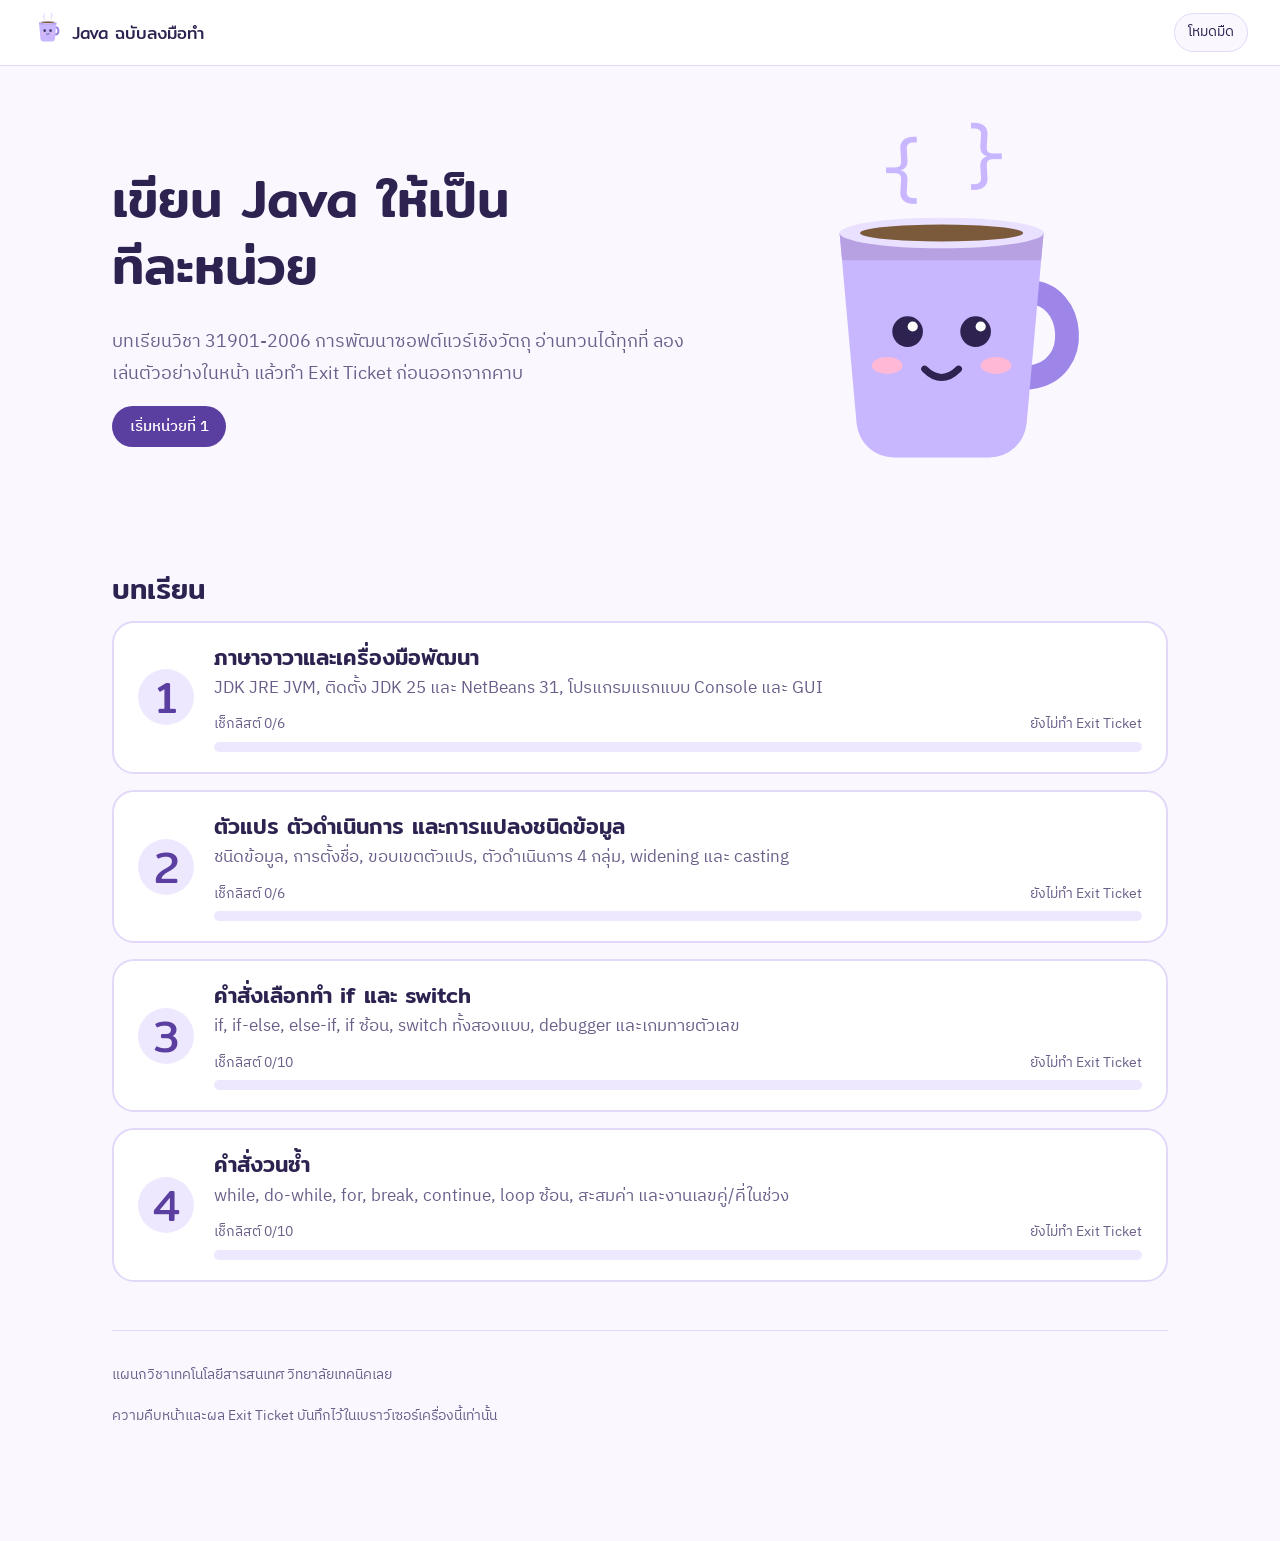
<file: index.html>
<!doctype html>
<html lang="th">
<head>
<meta charset="utf-8">
<meta name="viewport" content="width=device-width, initial-scale=1">
<title>Java ฉบับลงมือทำ | 31901-2006 การพัฒนาซอฟต์แวร์เชิงวัตถุ</title>
<meta name="description" content="บทเรียน Java สำหรับนักศึกษา ปวส. แผนกเทคโนโลยีสารสนเทศ วิทยาลัยเทคนิคเลย">
<link rel="preconnect" href="https://fonts.googleapis.com">
<link rel="preconnect" href="https://fonts.gstatic.com" crossorigin>
<link href="https://fonts.googleapis.com/css2?family=IBM+Plex+Sans+Thai:wght@400;500;600&family=JetBrains+Mono:wght@400;500&family=Mitr:wght@400;500&display=swap" rel="stylesheet">
<link rel="stylesheet" href="assets/style.css">
</head>
<body>
<header class="topbar">
  <a class="home" href="index.html"><span data-javy></span>Java ฉบับลงมือทำ</a>
  <button class="icon-btn" type="button" data-theme-toggle>โหมดมืด</button>
</header>

<main class="wrap">
  <section class="hero">
    <div>
      <h1>เขียน Java ให้เป็น<br>ทีละหน่วย</h1>
      <p>บทเรียนวิชา 31901-2006 การพัฒนาซอฟต์แวร์เชิงวัตถุ อ่านทวนได้ทุกที่ ลองเล่นตัวอย่างในหน้า แล้วทำ Exit Ticket ก่อนออกจากคาบ</p>
      <a class="btn" href="unit1.html">เริ่มหน่วยที่ 1</a>
    </div>
    <div class="javy" data-javy></div>
  </section>

  <h2>บทเรียน</h2>
  <ol class="units">
    <li>
      <a class="unit-link" href="unit1.html" data-unit-progress="unit1" data-total="6">
        <span class="unit-num">1</span>
        <div>
          <h3>ภาษาจาวาและเครื่องมือพัฒนา</h3>
          <p>JDK JRE JVM, ติดตั้ง JDK 25 และ NetBeans 31, โปรแกรมแรกแบบ Console และ GUI</p>
          <div class="meta"><span>เช็กลิสต์ 0/6</span><span>ยังไม่ทำ Exit Ticket</span></div>
          <div class="progress"><span></span></div>
        </div>
      </a>
    </li>
    <li>
      <a class="unit-link" href="unit2.html" data-unit-progress="unit2" data-total="6">
        <span class="unit-num">2</span>
        <div>
          <h3>ตัวแปร ตัวดำเนินการ และการแปลงชนิดข้อมูล</h3>
          <p>ชนิดข้อมูล, การตั้งชื่อ, ขอบเขตตัวแปร, ตัวดำเนินการ 4 กลุ่ม, widening และ casting</p>
          <div class="meta"><span>เช็กลิสต์ 0/6</span><span>ยังไม่ทำ Exit Ticket</span></div>
          <div class="progress"><span></span></div>
        </div>
      </a>
    </li>
    <li>
      <a class="unit-link" href="unit3.html" data-unit-progress="unit3" data-total="10">
        <span class="unit-num">3</span>
        <div>
          <h3>คำสั่งเลือกทำ if และ switch</h3>
          <p>if, if-else, else-if, if ซ้อน, switch ทั้งสองแบบ, debugger และเกมทายตัวเลข</p>
          <div class="meta"><span>เช็กลิสต์ 0/10</span><span>ยังไม่ทำ Exit Ticket</span></div>
          <div class="progress"><span></span></div>
        </div>
      </a>
    </li>
    <li>
      <a class="unit-link" href="unit4.html" data-unit-progress="unit4" data-total="10">
        <span class="unit-num">4</span>
        <div>
          <h3>คำสั่งวนซ้ำ</h3>
          <p>while, do-while, for, break, continue, loop ซ้อน, สะสมค่า และงานเลขคู่/คี่ในช่วง</p>
          <div class="meta"><span>เช็กลิสต์ 0/10</span><span>ยังไม่ทำ Exit Ticket</span></div>
          <div class="progress"><span></span></div>
        </div>
      </a>
    </li>
  </ol>

  <footer>
    <p>แผนกวิชาเทคโนโลยีสารสนเทศ วิทยาลัยเทคนิคเลย</p>
    <p>ความคืบหน้าและผล Exit Ticket บันทึกไว้ในเบราว์เซอร์เครื่องนี้เท่านั้น</p>
  </footer>
</main>
<script src="assets/app.js"></script>
</body>
</html>
</file>
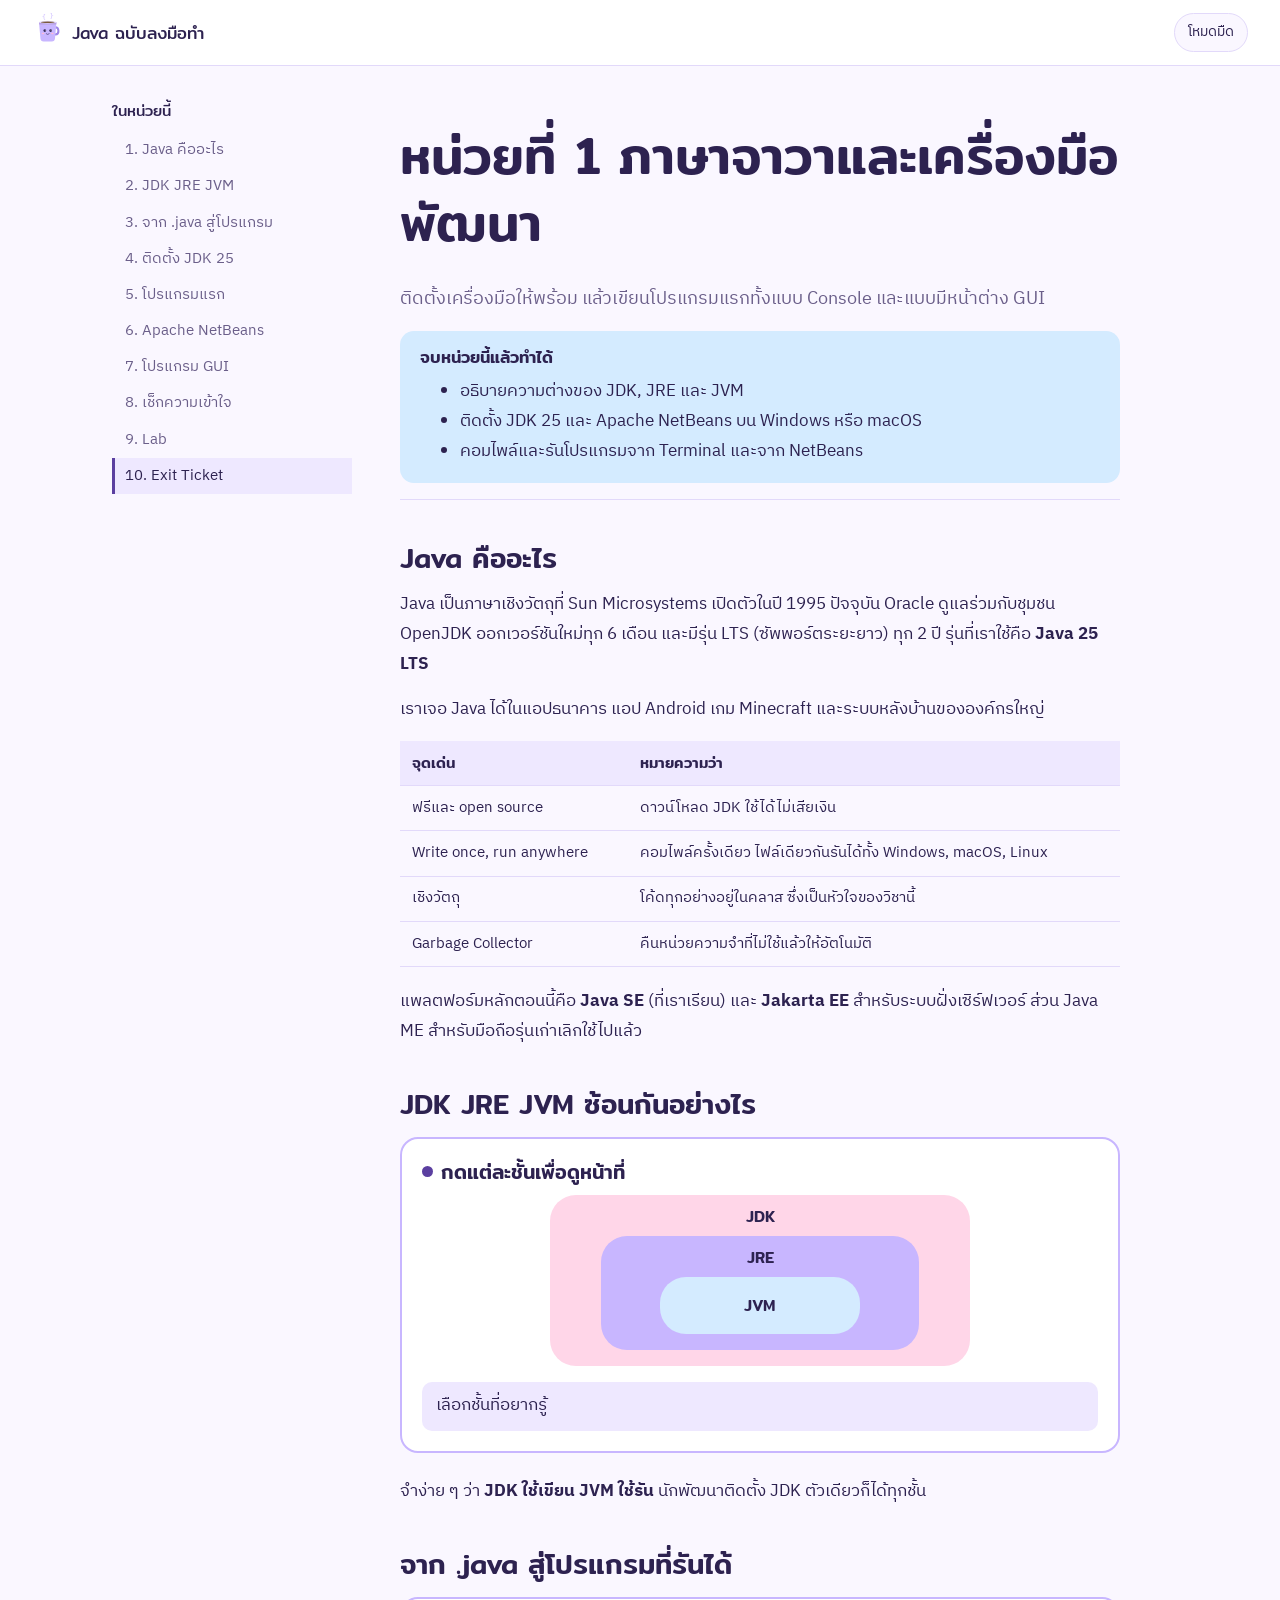
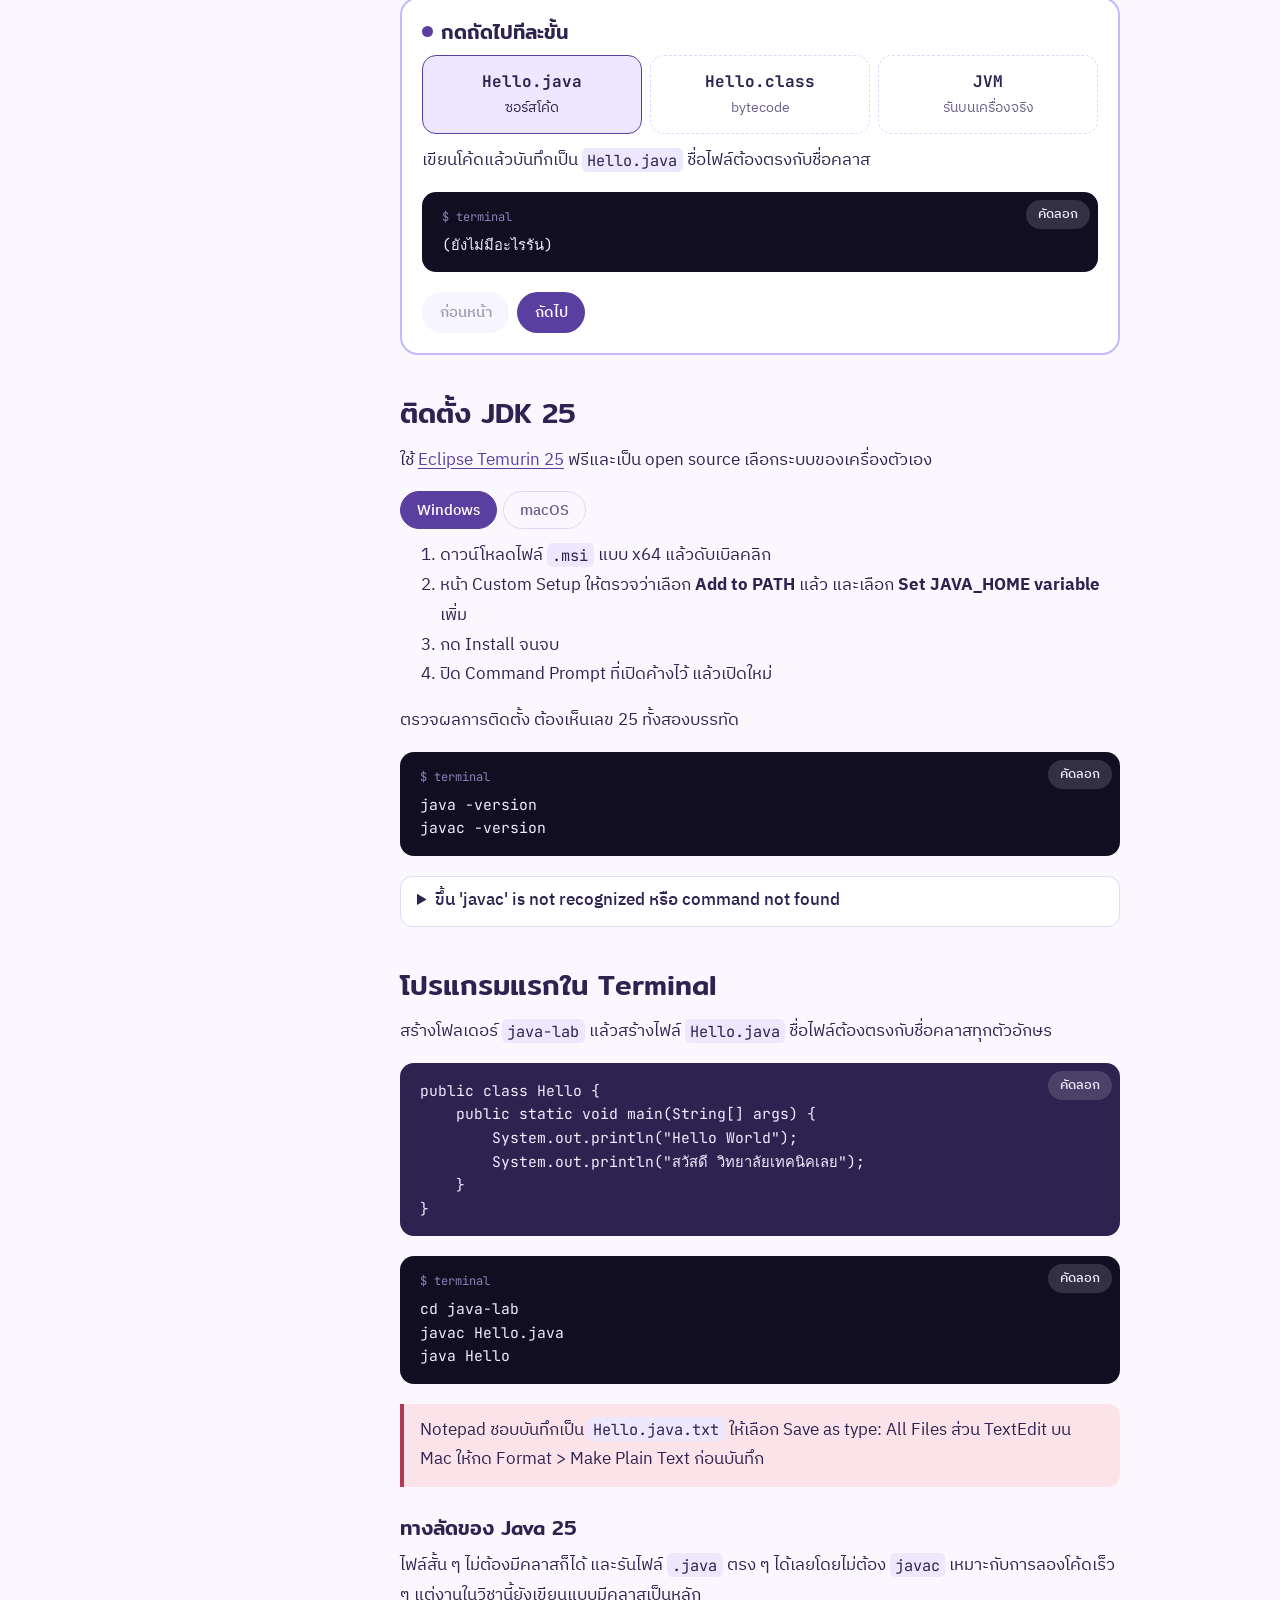
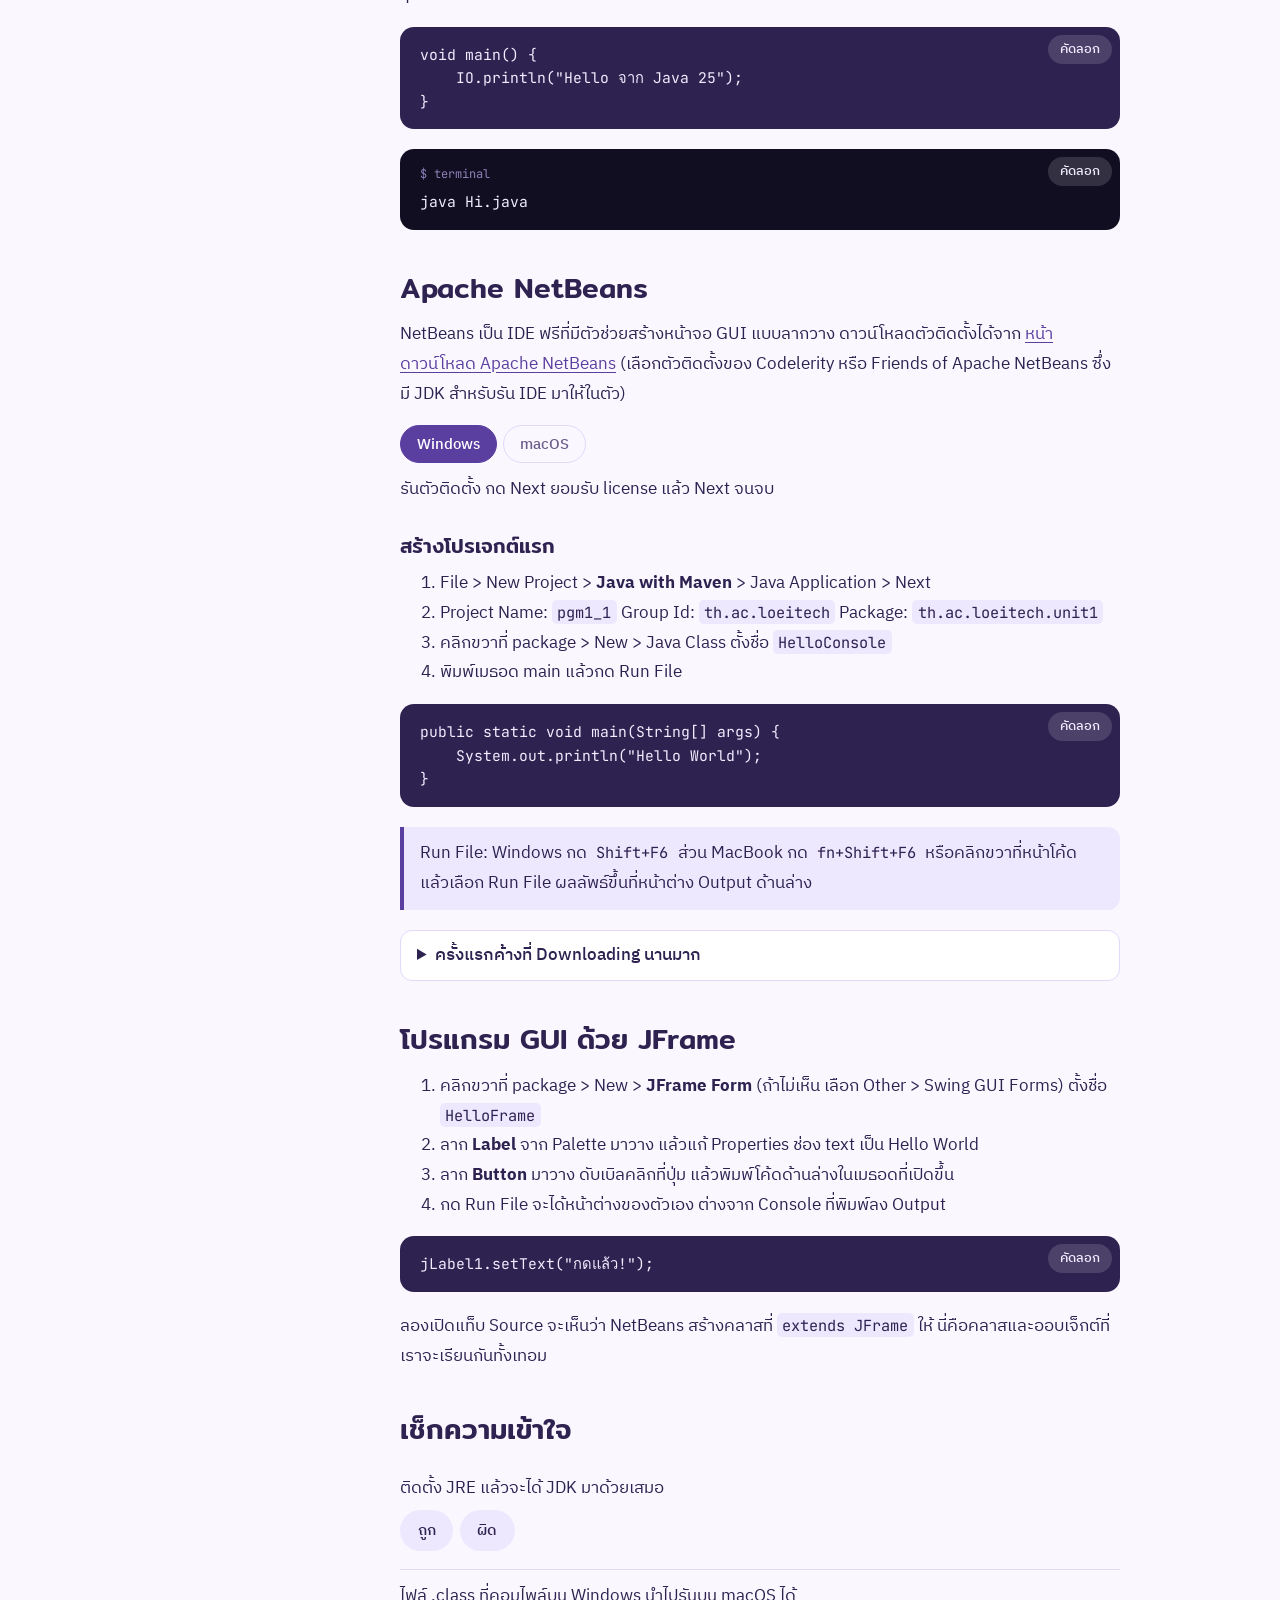
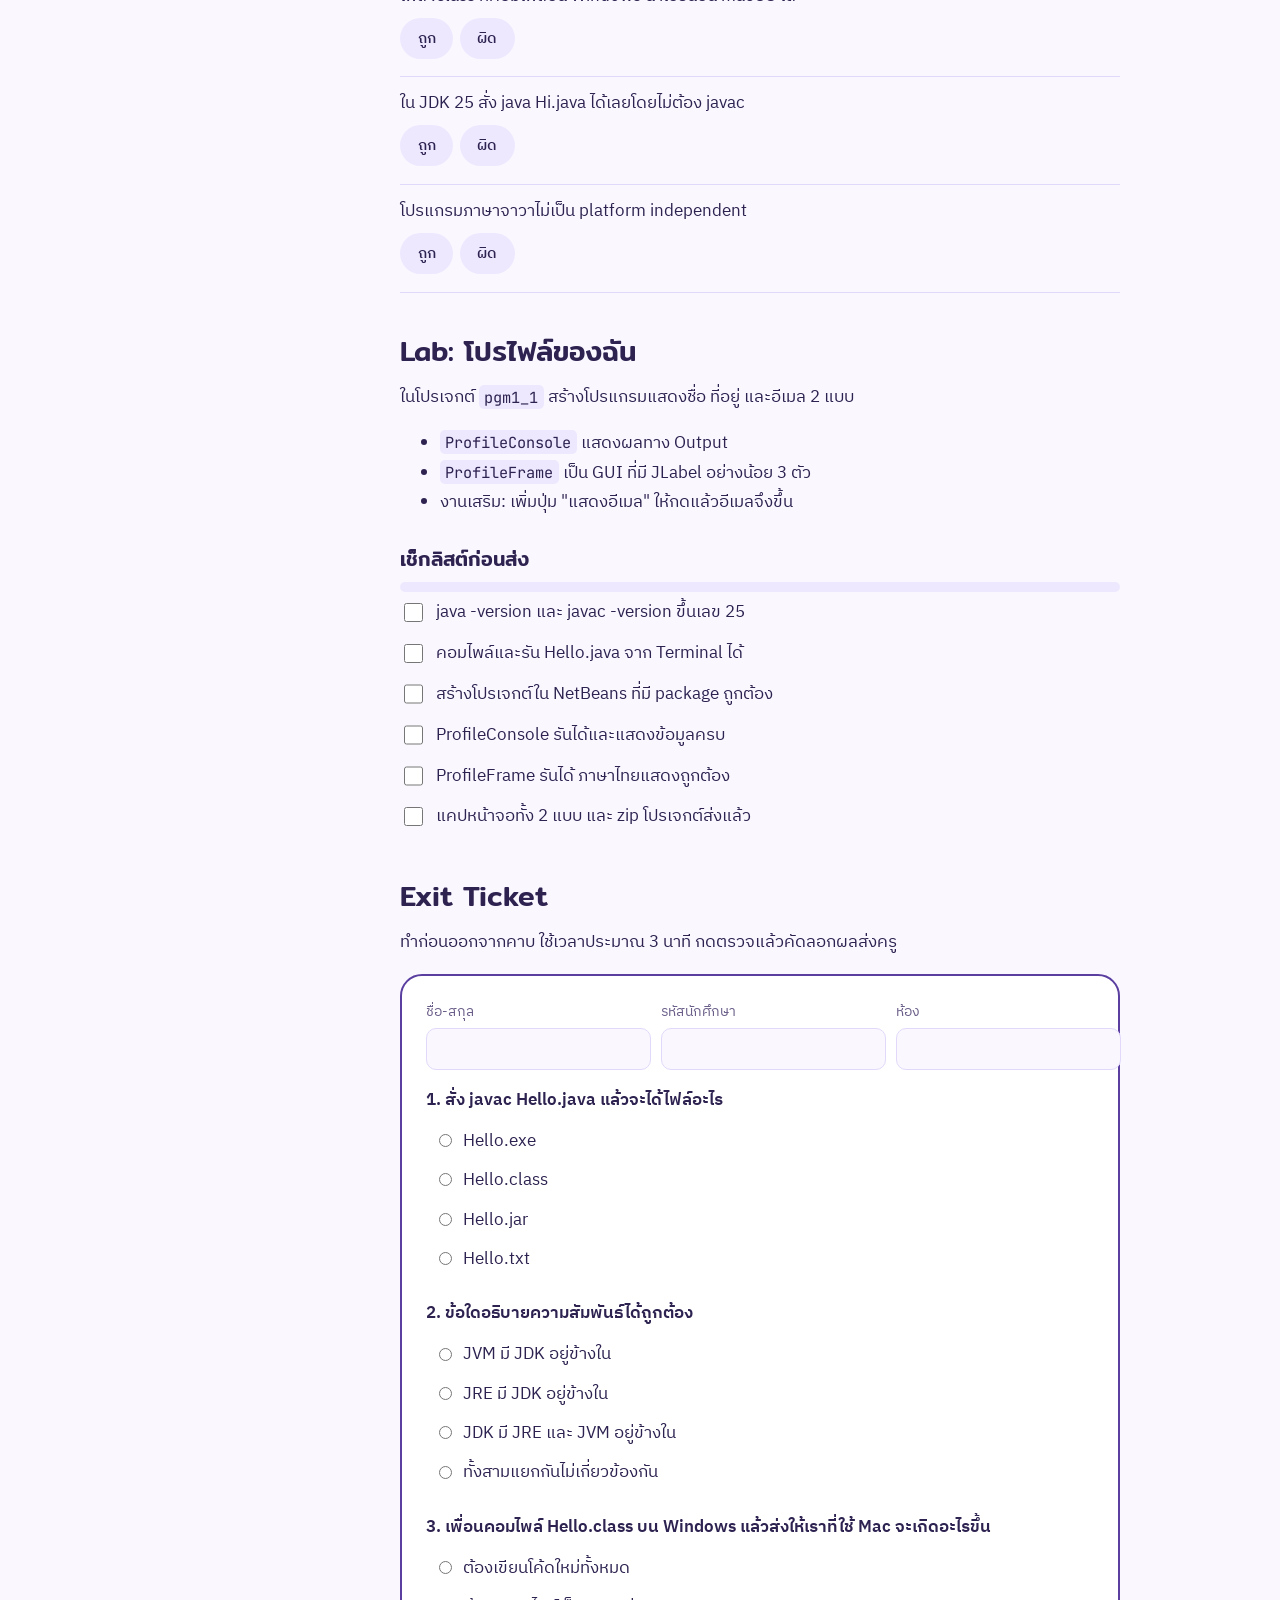
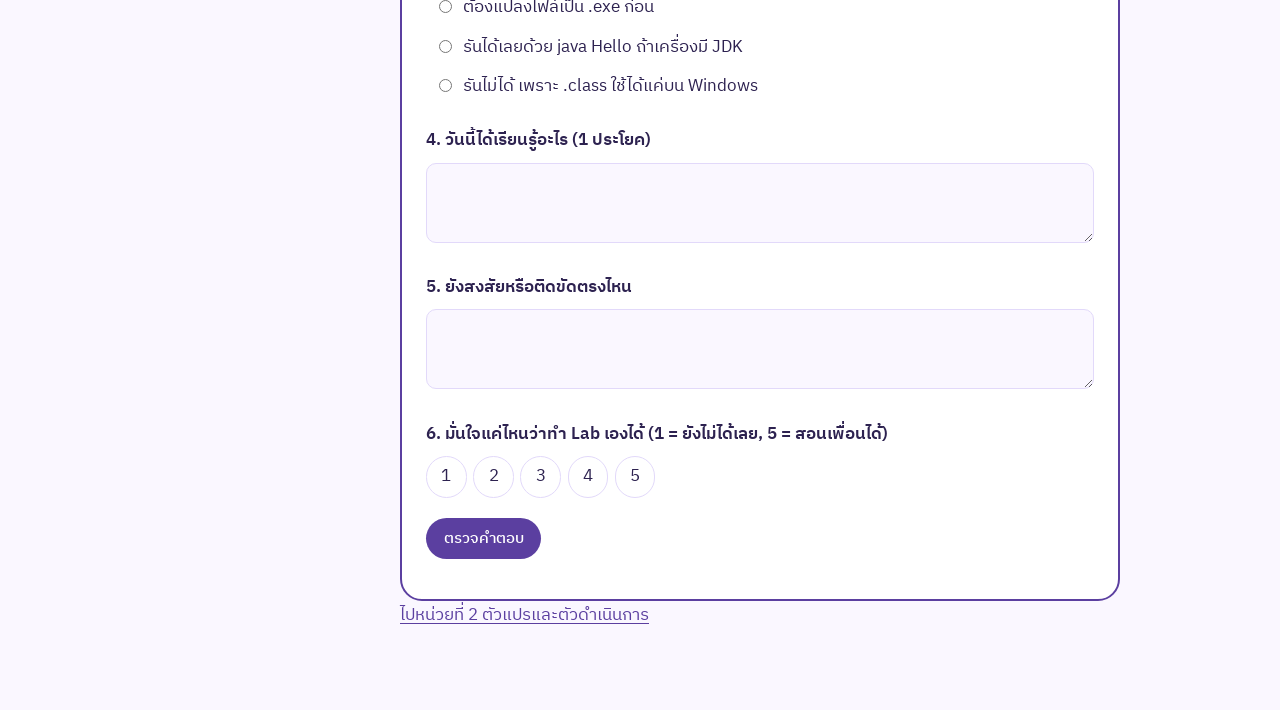
<file: unit1.html>
<!doctype html>
<html lang="th">
<head>
<meta charset="utf-8">
<meta name="viewport" content="width=device-width, initial-scale=1">
<title>หน่วยที่ 1 ภาษาจาวาและเครื่องมือพัฒนา | Java ฉบับลงมือทำ</title>
<link rel="preconnect" href="https://fonts.googleapis.com">
<link rel="preconnect" href="https://fonts.gstatic.com" crossorigin>
<link href="https://fonts.googleapis.com/css2?family=IBM+Plex+Sans+Thai:wght@400;500;600&family=JetBrains+Mono:wght@400;500&family=Mitr:wght@400;500&display=swap" rel="stylesheet">
<link rel="stylesheet" href="assets/style.css">
</head>
<body>
<header class="topbar">
  <a class="home" href="index.html"><span data-javy></span>Java ฉบับลงมือทำ</a>
  <button class="icon-btn" type="button" data-theme-toggle>โหมดมืด</button>
</header>

<div class="wrap unit-layout">
  <nav class="toc" aria-label="สารบัญหน่วยที่ 1">
    <details open>
      <summary>ในหน่วยนี้</summary>
      <ol>
        <li><a href="#what">Java คืออะไร</a></li>
        <li><a href="#layers">JDK JRE JVM</a></li>
        <li><a href="#flow">จาก .java สู่โปรแกรม</a></li>
        <li><a href="#install">ติดตั้ง JDK 25</a></li>
        <li><a href="#first">โปรแกรมแรก</a></li>
        <li><a href="#netbeans">Apache NetBeans</a></li>
        <li><a href="#gui">โปรแกรม GUI</a></li>
        <li><a href="#check">เช็กความเข้าใจ</a></li>
        <li><a href="#lab">Lab</a></li>
        <li><a href="#exit">Exit Ticket</a></li>
      </ol>
    </details>
  </nav>

  <main class="content">
    <section class="unit-hero">
      <h1>หน่วยที่ 1 ภาษาจาวาและเครื่องมือพัฒนา</h1>
      <p class="lead">ติดตั้งเครื่องมือให้พร้อม แล้วเขียนโปรแกรมแรกทั้งแบบ Console และแบบมีหน้าต่าง GUI</p>
      <div class="goal">
        <h3>จบหน่วยนี้แล้วทำได้</h3>
        <ul>
          <li>อธิบายความต่างของ JDK, JRE และ JVM</li>
          <li>ติดตั้ง JDK 25 และ Apache NetBeans บน Windows หรือ macOS</li>
          <li>คอมไพล์และรันโปรแกรมจาก Terminal และจาก NetBeans</li>
        </ul>
      </div>
    </section>

    <section id="what">
      <h2>Java คืออะไร</h2>
      <p>Java เป็นภาษาเชิงวัตถุที่ Sun Microsystems เปิดตัวในปี 1995 ปัจจุบัน Oracle ดูแลร่วมกับชุมชน OpenJDK ออกเวอร์ชันใหม่ทุก 6 เดือน และมีรุ่น LTS (ซัพพอร์ตระยะยาว) ทุก 2 ปี รุ่นที่เราใช้คือ <strong>Java 25 LTS</strong></p>
      <p>เราเจอ Java ได้ในแอปธนาคาร แอป Android เกม Minecraft และระบบหลังบ้านขององค์กรใหญ่</p>
      <div class="table-scroll"><table>
        <thead><tr><th>จุดเด่น</th><th>หมายความว่า</th></tr></thead>
        <tbody>
          <tr><td>ฟรีและ open source</td><td>ดาวน์โหลด JDK ใช้ได้ไม่เสียเงิน</td></tr>
          <tr><td>Write once, run anywhere</td><td>คอมไพล์ครั้งเดียว ไฟล์เดียวกันรันได้ทั้ง Windows, macOS, Linux</td></tr>
          <tr><td>เชิงวัตถุ</td><td>โค้ดทุกอย่างอยู่ในคลาส ซึ่งเป็นหัวใจของวิชานี้</td></tr>
          <tr><td>Garbage Collector</td><td>คืนหน่วยความจำที่ไม่ใช้แล้วให้อัตโนมัติ</td></tr>
        </tbody>
      </table></div>
      <p>แพลตฟอร์มหลักตอนนี้คือ <strong>Java SE</strong> (ที่เราเรียน) และ <strong>Jakarta EE</strong> สำหรับระบบฝั่งเซิร์ฟเวอร์ ส่วน Java ME สำหรับมือถือรุ่นเก่าเลิกใช้ไปแล้ว</p>
    </section>

    <section id="layers">
      <h2>JDK JRE JVM ซ้อนกันอย่างไร</h2>
      <div class="lab">
        <h3>กดแต่ละชั้นเพื่อดูหน้าที่</h3>
        <div class="layers">
          <div class="layer jdk" data-layer="jdk" role="button" tabindex="0" aria-pressed="false">JDK
            <div class="layer jre" data-layer="jre" role="button" tabindex="0" aria-pressed="false">JRE
              <div class="layer jvm" data-layer="jvm" role="button" tabindex="0" aria-pressed="false">JVM</div>
            </div>
          </div>
        </div>
        <div class="out" id="layer-out" aria-live="polite">เลือกชั้นที่อยากรู้</div>
      </div>
      <p>จำง่าย ๆ ว่า <strong>JDK ใช้เขียน JVM ใช้รัน</strong> นักพัฒนาติดตั้ง JDK ตัวเดียวก็ได้ทุกชั้น</p>
    </section>

    <section id="flow">
      <h2>จาก .java สู่โปรแกรมที่รันได้</h2>
      <div class="lab" id="flow-lab">
        <h3>กดถัดไปทีละขั้น</h3>
        <div class="flow">
          <div class="stage"><strong>Hello.java</strong>ซอร์สโค้ด</div>
          <div class="stage"><strong>Hello.class</strong>bytecode</div>
          <div class="stage"><strong>JVM</strong>รันบนเครื่องจริง</div>
        </div>
        <p id="flow-text" aria-live="polite"></p>
        <div class="code term"><pre id="flow-term"></pre></div>
        <div class="row">
          <button class="btn ghost" type="button" id="flow-prev">ก่อนหน้า</button>
          <button class="btn" type="button" id="flow-next">ถัดไป</button>
        </div>
      </div>
    </section>

    <section id="install">
      <h2>ติดตั้ง JDK 25</h2>
      <p>ใช้ <a href="https://adoptium.net/" target="_blank" rel="noopener">Eclipse Temurin 25</a> ฟรีและเป็น open source เลือกระบบของเครื่องตัวเอง</p>
      <div class="tabs" data-remember="os">
        <div role="tablist" aria-label="ระบบปฏิบัติการ">
          <button role="tab" data-tab="win" aria-controls="jdk-win" id="t-jdk-win">Windows</button>
          <button role="tab" data-tab="mac" aria-controls="jdk-mac" id="t-jdk-mac">macOS</button>
        </div>
        <div role="tabpanel" id="jdk-win" aria-labelledby="t-jdk-win">
          <ol>
            <li>ดาวน์โหลดไฟล์ <code>.msi</code> แบบ x64 แล้วดับเบิลคลิก</li>
            <li>หน้า Custom Setup ให้ตรวจว่าเลือก <strong>Add to PATH</strong> แล้ว และเลือก <strong>Set JAVA_HOME variable</strong> เพิ่ม</li>
            <li>กด Install จนจบ</li>
            <li>ปิด Command Prompt ที่เปิดค้างไว้ แล้วเปิดใหม่</li>
          </ol>
        </div>
        <div role="tabpanel" id="jdk-mac" aria-labelledby="t-jdk-mac" hidden>
          <ol>
            <li>ดูชิปที่ Apple menu > About This Mac ถ้าเป็น Apple M ให้โหลด <code>aarch64</code> ถ้าเป็น Intel ให้โหลด <code>x64</code></li>
            <li>เปิดไฟล์ <code>.pkg</code> กด Continue แล้ว Install ใส่รหัสผ่านเครื่อง</li>
            <li>เปิด Terminal ใหม่ (Cmd+Space แล้วพิมพ์ Terminal) ไม่ต้องตั้ง PATH เอง</li>
          </ol>
        </div>
      </div>
      <p>ตรวจผลการติดตั้ง ต้องเห็นเลข 25 ทั้งสองบรรทัด</p>
      <div class="code term"><pre><code>java -version
javac -version</code></pre></div>
      <details class="reveal">
        <summary>ขึ้น 'javac' is not recognized หรือ command not found</summary>
        <p>Windows: ปิดแล้วเปิด terminal ใหม่ ถ้ายังไม่ได้ให้รันตัวติดตั้งซ้ำแล้วเลือก Add to PATH ถ้าขึ้นเลข 8 หรือ 17 แปลว่ามี Java เก่าอยู่ พิมพ์ <code>where java</code> เพื่อดู แล้วถอน Java เก่าออก</p>
        <p>macOS: พิมพ์ <code>/usr/libexec/java_home -V</code> ถ้าไม่มี 25 ให้ติดตั้ง .pkg ใหม่ให้ตรงชิป</p>
      </details>
    </section>

    <section id="first">
      <h2>โปรแกรมแรกใน Terminal</h2>
      <p>สร้างโฟลเดอร์ <code>java-lab</code> แล้วสร้างไฟล์ <code>Hello.java</code> ชื่อไฟล์ต้องตรงกับชื่อคลาสทุกตัวอักษร</p>
      <div class="code"><pre><code>public class Hello {
    public static void main(String[] args) {
        System.out.println("Hello World");
        System.out.println("สวัสดี วิทยาลัยเทคนิคเลย");
    }
}</code></pre></div>
      <div class="code term"><pre><code>cd java-lab
javac Hello.java
java Hello</code></pre></div>
      <div class="warn"><p>Notepad ชอบบันทึกเป็น <code>Hello.java.txt</code> ให้เลือก Save as type: All Files ส่วน TextEdit บน Mac ให้กด Format > Make Plain Text ก่อนบันทึก</p></div>
      <h3>ทางลัดของ Java 25</h3>
      <p>ไฟล์สั้น ๆ ไม่ต้องมีคลาสก็ได้ และรันไฟล์ <code>.java</code> ตรง ๆ ได้เลยโดยไม่ต้อง <code>javac</code> เหมาะกับการลองโค้ดเร็ว ๆ แต่งานในวิชานี้ยังเขียนแบบมีคลาสเป็นหลัก</p>
      <div class="code"><pre><code>void main() {
    IO.println("Hello จาก Java 25");
}</code></pre></div>
      <div class="code term"><pre><code>java Hi.java</code></pre></div>
    </section>

    <section id="netbeans">
      <h2>Apache NetBeans</h2>
      <p>NetBeans เป็น IDE ฟรีที่มีตัวช่วยสร้างหน้าจอ GUI แบบลากวาง ดาวน์โหลดตัวติดตั้งได้จาก <a href="https://netbeans.apache.org/front/main/download/" target="_blank" rel="noopener">หน้าดาวน์โหลด Apache NetBeans</a> (เลือกตัวติดตั้งของ Codelerity หรือ Friends of Apache NetBeans ซึ่งมี JDK สำหรับรัน IDE มาให้ในตัว)</p>
      <div class="tabs" data-remember="os">
        <div role="tablist" aria-label="ระบบปฏิบัติการ">
          <button role="tab" data-tab="win" aria-controls="nb-win" id="t-nb-win">Windows</button>
          <button role="tab" data-tab="mac" aria-controls="nb-mac" id="t-nb-mac">macOS</button>
        </div>
        <div role="tabpanel" id="nb-win" aria-labelledby="t-nb-win">
          <p>รันตัวติดตั้ง กด Next ยอมรับ license แล้ว Next จนจบ</p>
        </div>
        <div role="tabpanel" id="nb-mac" aria-labelledby="t-nb-mac" hidden>
          <p>เปิดไฟล์ .pkg กด Continue แล้ว Install ถ้าเปิดไม่ได้เพราะระบบบล็อก ไปที่ System Settings > Privacy & Security แล้วกด Open Anyway</p>
        </div>
      </div>
      <h3>สร้างโปรเจกต์แรก</h3>
      <ol>
        <li>File > New Project > <strong>Java with Maven</strong> > Java Application > Next</li>
        <li>Project Name: <code>pgm1_1</code> Group Id: <code>th.ac.loeitech</code> Package: <code>th.ac.loeitech.unit1</code></li>
        <li>คลิกขวาที่ package > New > Java Class ตั้งชื่อ <code>HelloConsole</code></li>
        <li>พิมพ์เมธอด main แล้วกด Run File</li>
      </ol>
      <div class="code"><pre><code>public static void main(String[] args) {
    System.out.println("Hello World");
}</code></pre></div>
      <div class="note"><p>Run File: Windows กด <code>Shift+F6</code> ส่วน MacBook กด <code>fn+Shift+F6</code> หรือคลิกขวาที่หน้าโค้ดแล้วเลือก Run File ผลลัพธ์ขึ้นที่หน้าต่าง Output ด้านล่าง</p></div>
      <details class="reveal">
        <summary>ครั้งแรกค้างที่ Downloading นานมาก</summary>
        <p>Maven กำลังโหลดส่วนเสริมจากอินเทอร์เน็ต รอครั้งเดียวแล้วครั้งต่อไปจะเร็ว ถ้าเน็ตช้ามาก เลือก <strong>Java with Ant</strong> แทนได้</p>
      </details>
    </section>

    <section id="gui">
      <h2>โปรแกรม GUI ด้วย JFrame</h2>
      <ol>
        <li>คลิกขวาที่ package > New > <strong>JFrame Form</strong> (ถ้าไม่เห็น เลือก Other > Swing GUI Forms) ตั้งชื่อ <code>HelloFrame</code></li>
        <li>ลาก <strong>Label</strong> จาก Palette มาวาง แล้วแก้ Properties ช่อง text เป็น Hello World</li>
        <li>ลาก <strong>Button</strong> มาวาง ดับเบิลคลิกที่ปุ่ม แล้วพิมพ์โค้ดด้านล่างในเมธอดที่เปิดขึ้น</li>
        <li>กด Run File จะได้หน้าต่างของตัวเอง ต่างจาก Console ที่พิมพ์ลง Output</li>
      </ol>
      <div class="code"><pre><code>jLabel1.setText("กดแล้ว!");</code></pre></div>
      <p>ลองเปิดแท็บ Source จะเห็นว่า NetBeans สร้างคลาสที่ <code>extends JFrame</code> ให้ นี่คือคลาสและออบเจ็กต์ที่เราจะเรียนกันทั้งเทอม</p>
    </section>

    <section id="check">
      <h2>เช็กความเข้าใจ</h2>
      <ol class="qc">
        <li data-correct="f" data-why="JDK มี JRE อยู่ข้างใน แต่ JRE ไม่มีคอมไพเลอร์">ติดตั้ง JRE แล้วจะได้ JDK มาด้วยเสมอ
          <div class="choices"><button class="btn ghost" data-a="t">ถูก</button><button class="btn ghost" data-a="f">ผิด</button></div></li>
        <li data-correct="t" data-why="bytecode ไม่ผูกกับระบบปฏิบัติการ JVM ของแต่ละเครื่องเป็นคนแปลต่อ">ไฟล์ .class ที่คอมไพล์บน Windows นำไปรันบน macOS ได้
          <div class="choices"><button class="btn ghost" data-a="t">ถูก</button><button class="btn ghost" data-a="f">ผิด</button></div></li>
        <li data-correct="t" data-why="JDK 11 ขึ้นไปรันไฟล์ซอร์สเดี่ยวได้ตรง ๆ โดยคอมไพล์ในหน่วยความจำให้">ใน JDK 25 สั่ง java Hi.java ได้เลยโดยไม่ต้อง javac
          <div class="choices"><button class="btn ghost" data-a="t">ถูก</button><button class="btn ghost" data-a="f">ผิด</button></div></li>
        <li data-correct="f" data-why="Java เป็น platform independent เพราะมี JVM">โปรแกรมภาษาจาวาไม่เป็น platform independent
          <div class="choices"><button class="btn ghost" data-a="t">ถูก</button><button class="btn ghost" data-a="f">ผิด</button></div></li>
      </ol>
    </section>

    <section id="lab">
      <h2>Lab: โปรไฟล์ของฉัน</h2>
      <p>ในโปรเจกต์ <code>pgm1_1</code> สร้างโปรแกรมแสดงชื่อ ที่อยู่ และอีเมล 2 แบบ</p>
      <ul>
        <li><code>ProfileConsole</code> แสดงผลทาง Output</li>
        <li><code>ProfileFrame</code> เป็น GUI ที่มี JLabel อย่างน้อย 3 ตัว</li>
        <li>งานเสริม: เพิ่มปุ่ม "แสดงอีเมล" ให้กดแล้วอีเมลจึงขึ้น</li>
      </ul>
      <h3>เช็กลิสต์ก่อนส่ง</h3>
      <div class="progress" data-progress="unit1"><span></span></div>
      <ul class="checklist" data-checklist="unit1">
        <li><input type="checkbox" id="u1c1"><label for="u1c1">java -version และ javac -version ขึ้นเลข 25</label></li>
        <li><input type="checkbox" id="u1c2"><label for="u1c2">คอมไพล์และรัน Hello.java จาก Terminal ได้</label></li>
        <li><input type="checkbox" id="u1c3"><label for="u1c3">สร้างโปรเจกต์ใน NetBeans ที่มี package ถูกต้อง</label></li>
        <li><input type="checkbox" id="u1c4"><label for="u1c4">ProfileConsole รันได้และแสดงข้อมูลครบ</label></li>
        <li><input type="checkbox" id="u1c5"><label for="u1c5">ProfileFrame รันได้ ภาษาไทยแสดงถูกต้อง</label></li>
        <li><input type="checkbox" id="u1c6"><label for="u1c6">แคปหน้าจอทั้ง 2 แบบ และ zip โปรเจกต์ส่งแล้ว</label></li>
      </ul>
    </section>

    <section id="exit">
      <h2>Exit Ticket</h2>
      <p>ทำก่อนออกจากคาบ ใช้เวลาประมาณ 3 นาที กดตรวจแล้วคัดลอกผลส่งครู</p>
      <form class="exit" data-exit="unit1" data-title="หน่วยที่ 1" data-form-url="" novalidate>
        <div class="who">
          <label>ชื่อ-สกุล<input type="text" name="name" autocomplete="name"></label>
          <label>รหัสนักศึกษา<input type="text" name="sid" inputmode="numeric"></label>
          <label>ห้อง<input type="text" name="room"></label>
        </div>

        <fieldset data-correct="b" data-explain="javac แปลง .java เป็น bytecode ได้ไฟล์ .class">
          <legend>1. สั่ง javac Hello.java แล้วจะได้ไฟล์อะไร</legend>
          <label class="opt"><input type="radio" name="q1" value="a">Hello.exe</label>
          <label class="opt"><input type="radio" name="q1" value="b">Hello.class</label>
          <label class="opt"><input type="radio" name="q1" value="c">Hello.jar</label>
          <label class="opt"><input type="radio" name="q1" value="d">Hello.txt</label>
        </fieldset>

        <fieldset data-correct="c" data-explain="JDK ครอบ JRE และ JRE ครอบ JVM อีกที">
          <legend>2. ข้อใดอธิบายความสัมพันธ์ได้ถูกต้อง</legend>
          <label class="opt"><input type="radio" name="q2" value="a">JVM มี JDK อยู่ข้างใน</label>
          <label class="opt"><input type="radio" name="q2" value="b">JRE มี JDK อยู่ข้างใน</label>
          <label class="opt"><input type="radio" name="q2" value="c">JDK มี JRE และ JVM อยู่ข้างใน</label>
          <label class="opt"><input type="radio" name="q2" value="d">ทั้งสามแยกกันไม่เกี่ยวข้องกัน</label>
        </fieldset>

        <fieldset data-correct="c" data-explain="bytecode รันได้ทุกระบบที่มี JVM นี่คือ write once, run anywhere">
          <legend>3. เพื่อนคอมไพล์ Hello.class บน Windows แล้วส่งให้เราที่ใช้ Mac จะเกิดอะไรขึ้น</legend>
          <label class="opt"><input type="radio" name="q3" value="a">ต้องเขียนโค้ดใหม่ทั้งหมด</label>
          <label class="opt"><input type="radio" name="q3" value="b">ต้องแปลงไฟล์เป็น .exe ก่อน</label>
          <label class="opt"><input type="radio" name="q3" value="c">รันได้เลยด้วย java Hello ถ้าเครื่องมี JDK</label>
          <label class="opt"><input type="radio" name="q3" value="d">รันไม่ได้ เพราะ .class ใช้ได้แค่บน Windows</label>
        </fieldset>

        <fieldset>
          <legend>4. วันนี้ได้เรียนรู้อะไร (1 ประโยค)</legend>
          <textarea name="learned" rows="2"></textarea>
        </fieldset>
        <fieldset>
          <legend>5. ยังสงสัยหรือติดขัดตรงไหน</legend>
          <textarea name="muddy" rows="2"></textarea>
        </fieldset>
        <fieldset>
          <legend>6. มั่นใจแค่ไหนว่าทำ Lab เองได้ (1 = ยังไม่ได้เลย, 5 = สอนเพื่อนได้)</legend>
          <div class="fist">
            <label><input type="radio" name="fist" value="1">1</label>
            <label><input type="radio" name="fist" value="2">2</label>
            <label><input type="radio" name="fist" value="3">3</label>
            <label><input type="radio" name="fist" value="4">4</label>
            <label><input type="radio" name="fist" value="5">5</label>
          </div>
        </fieldset>

        <button class="btn" type="submit">ตรวจคำตอบ</button>
        <p class="form-error" role="alert"></p>
        <div class="exit-result" hidden></div>
      </form>
      <p><a href="unit2.html">ไปหน่วยที่ 2 ตัวแปรและตัวดำเนินการ</a></p>
    </section>
  </main>
</div>
<script src="assets/app.js"></script>
</body>
</html>
</file>
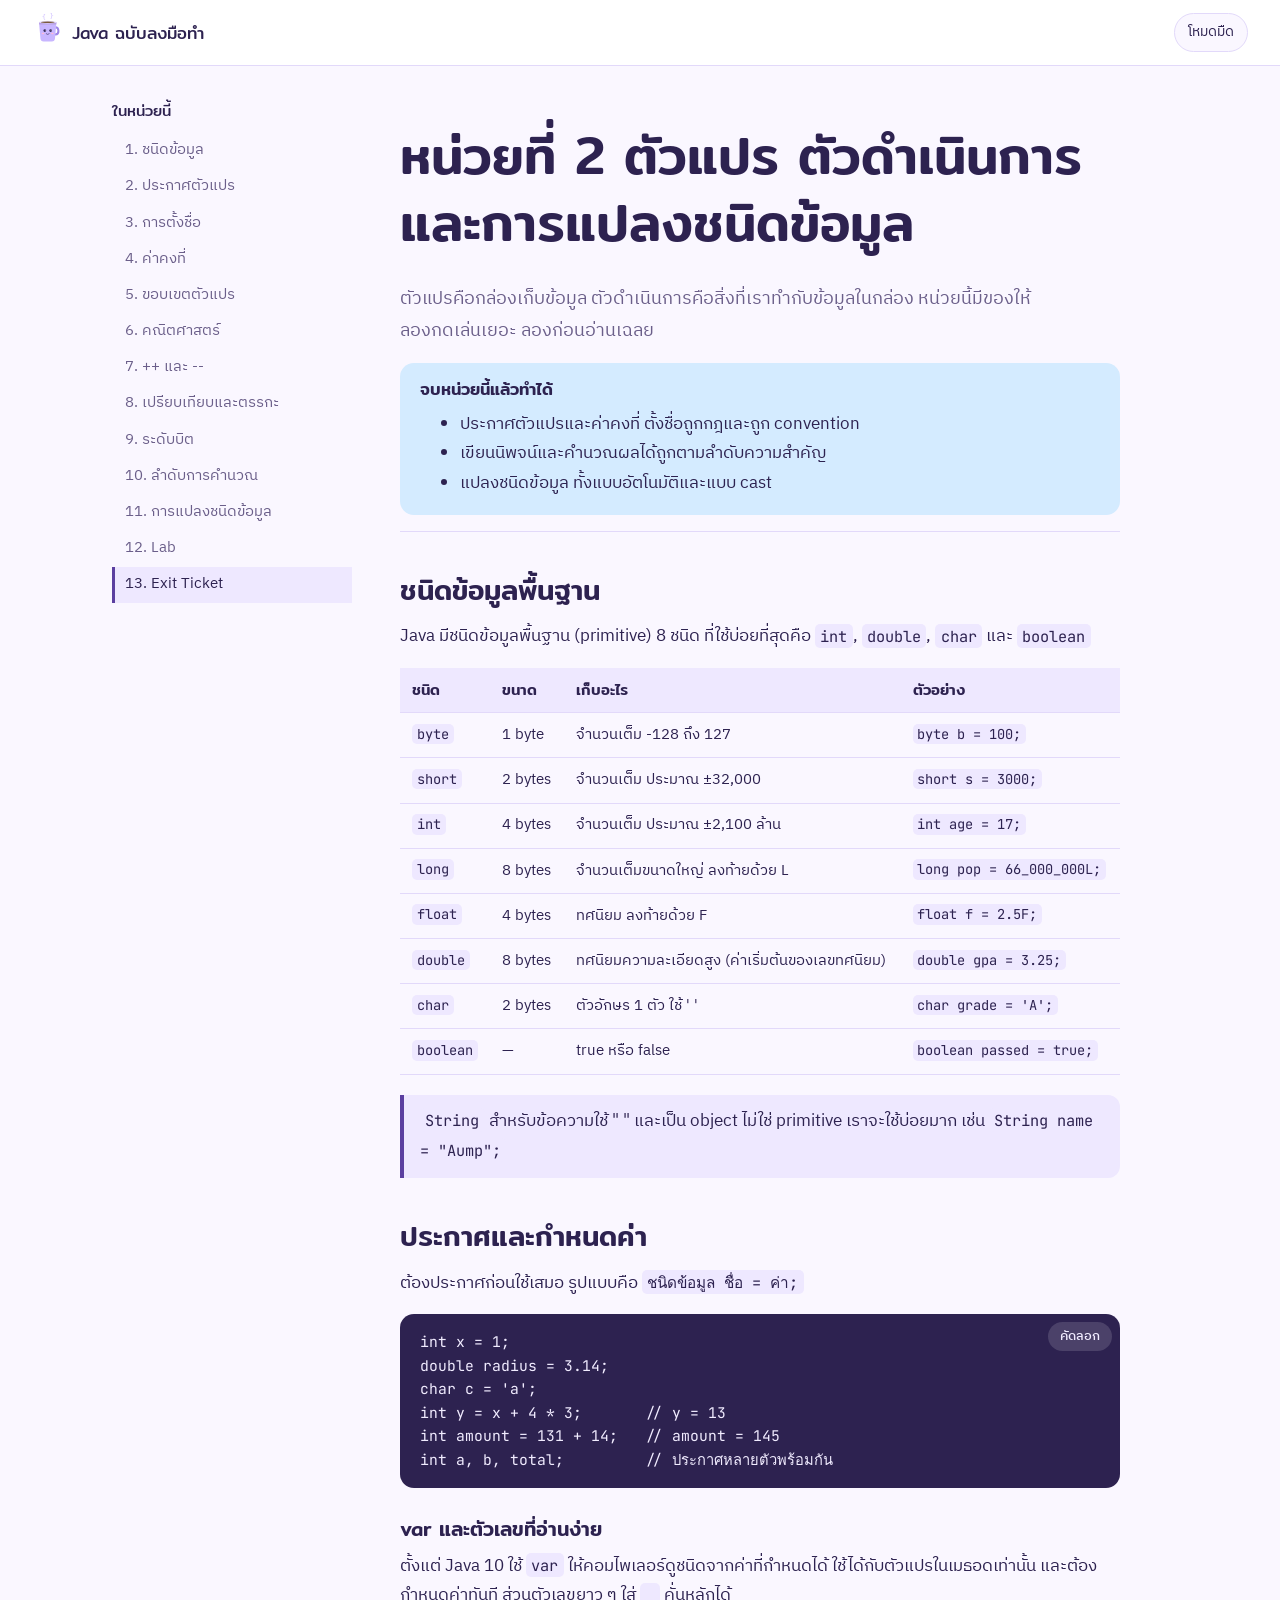
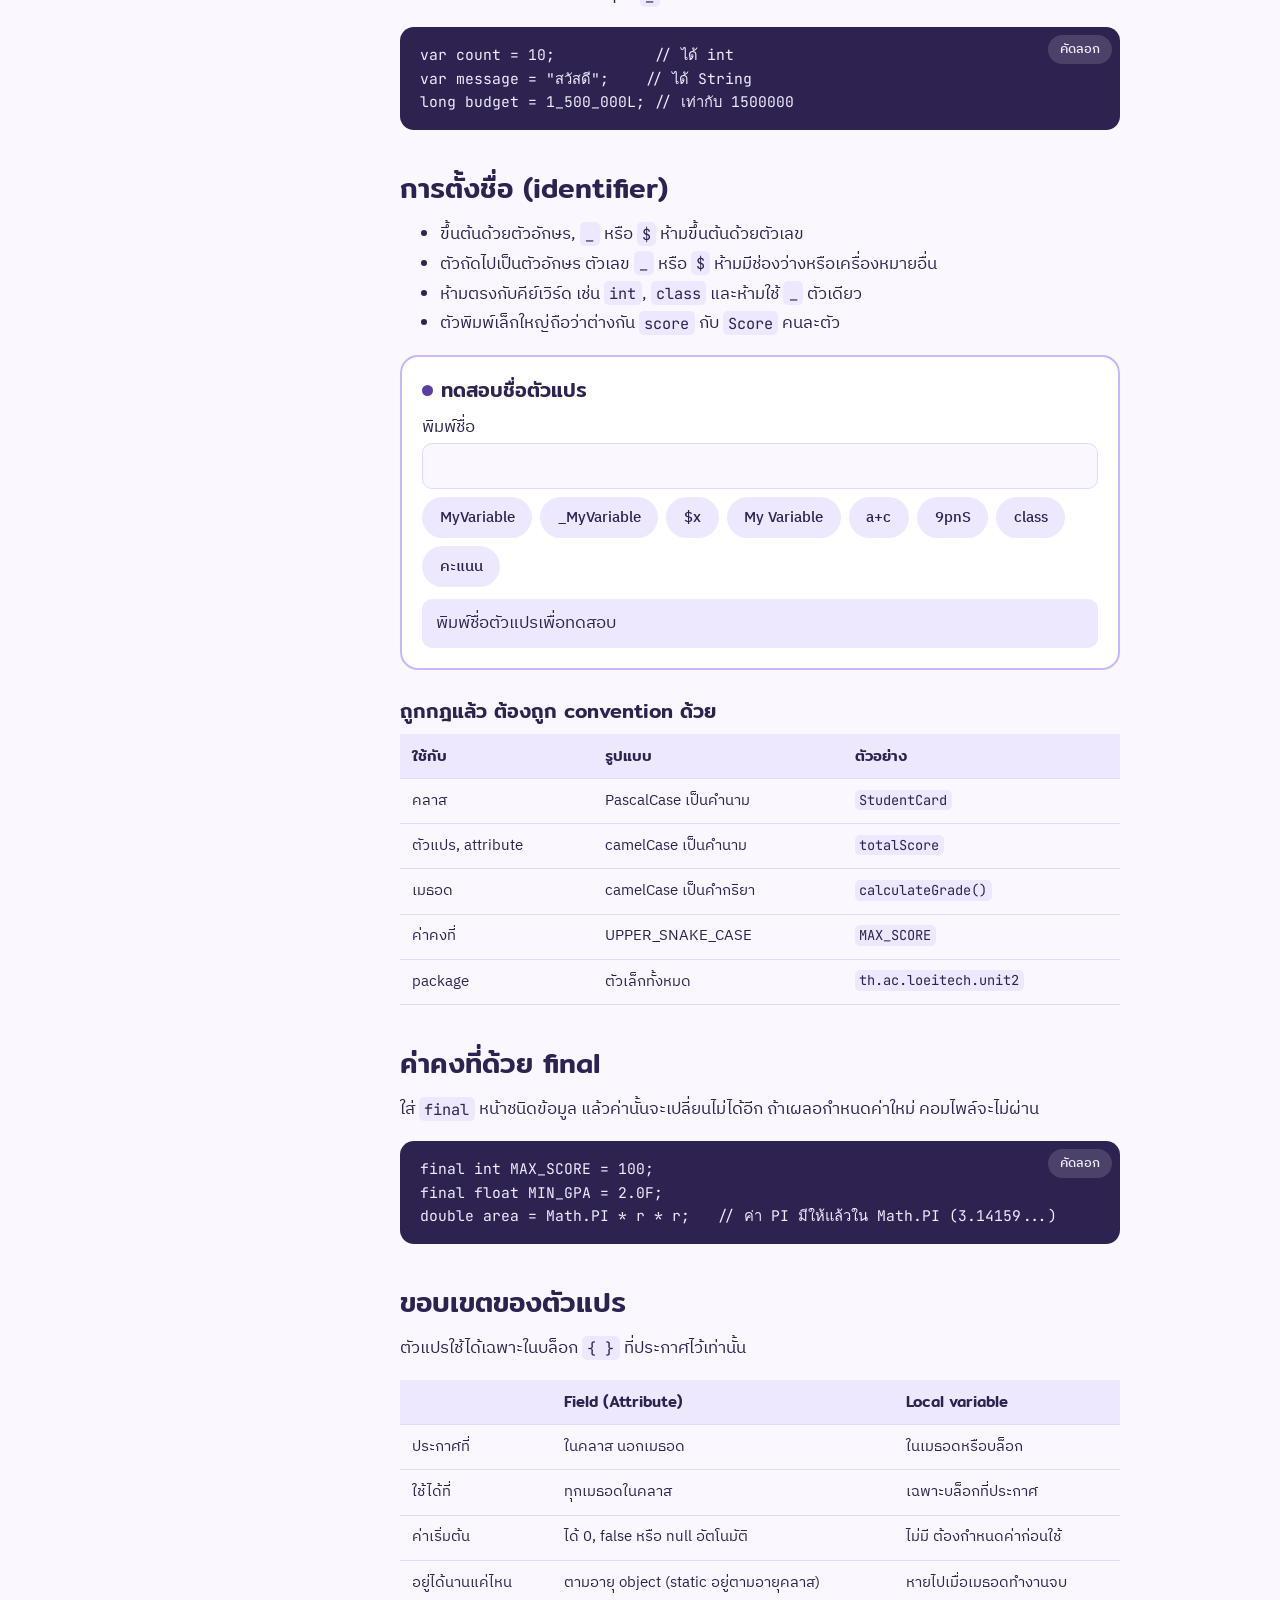
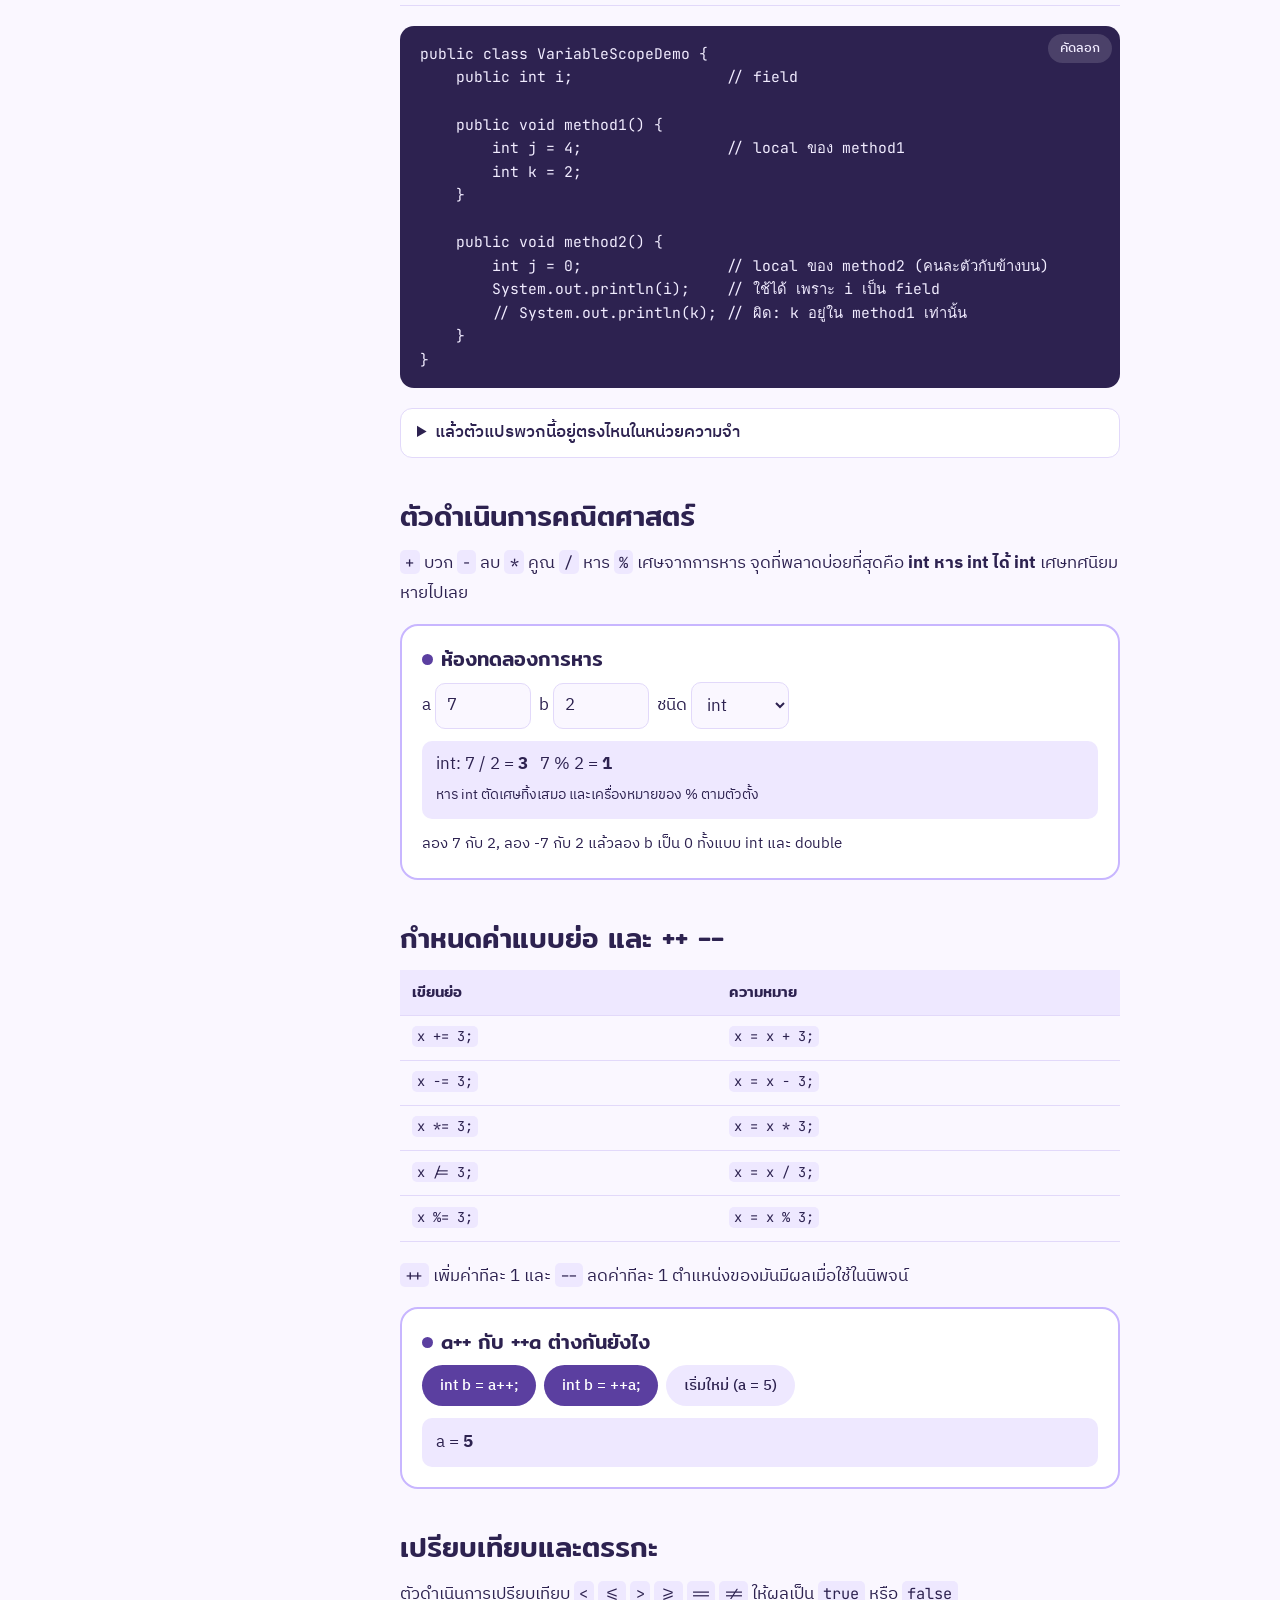
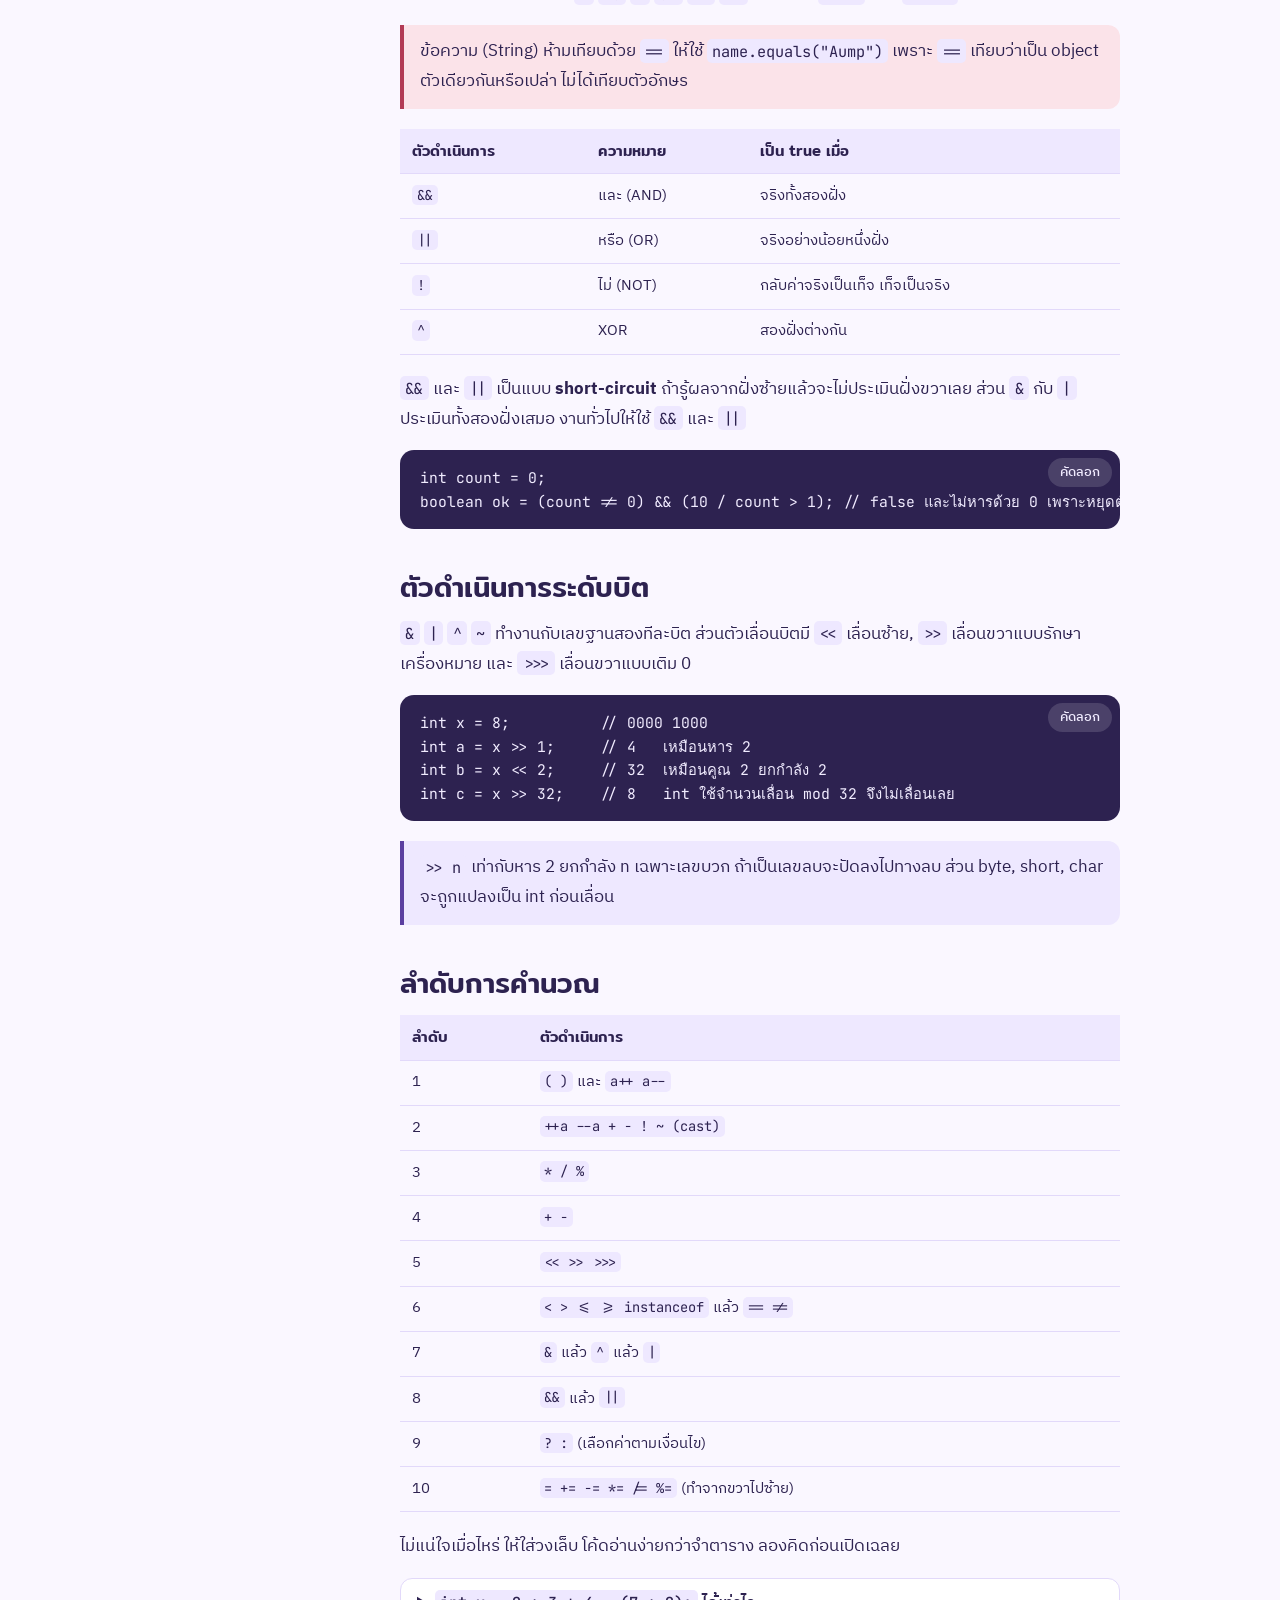
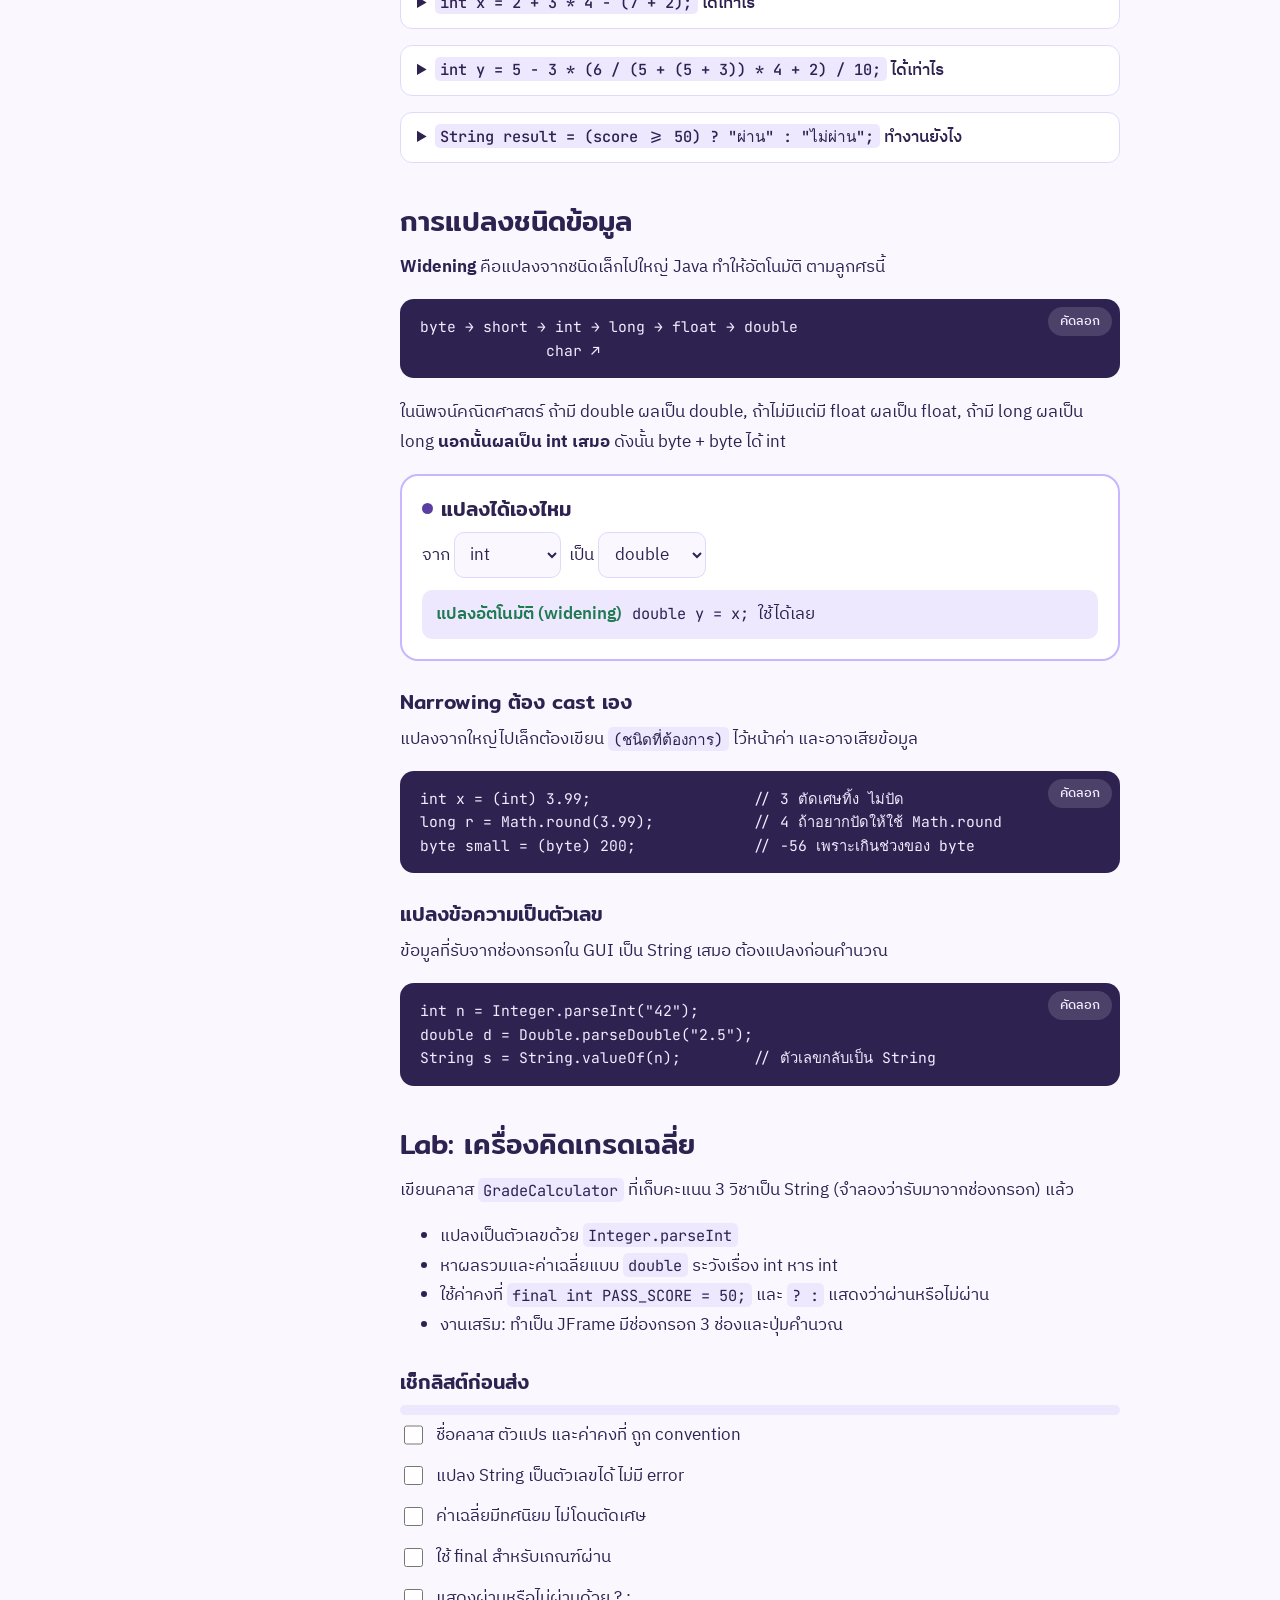
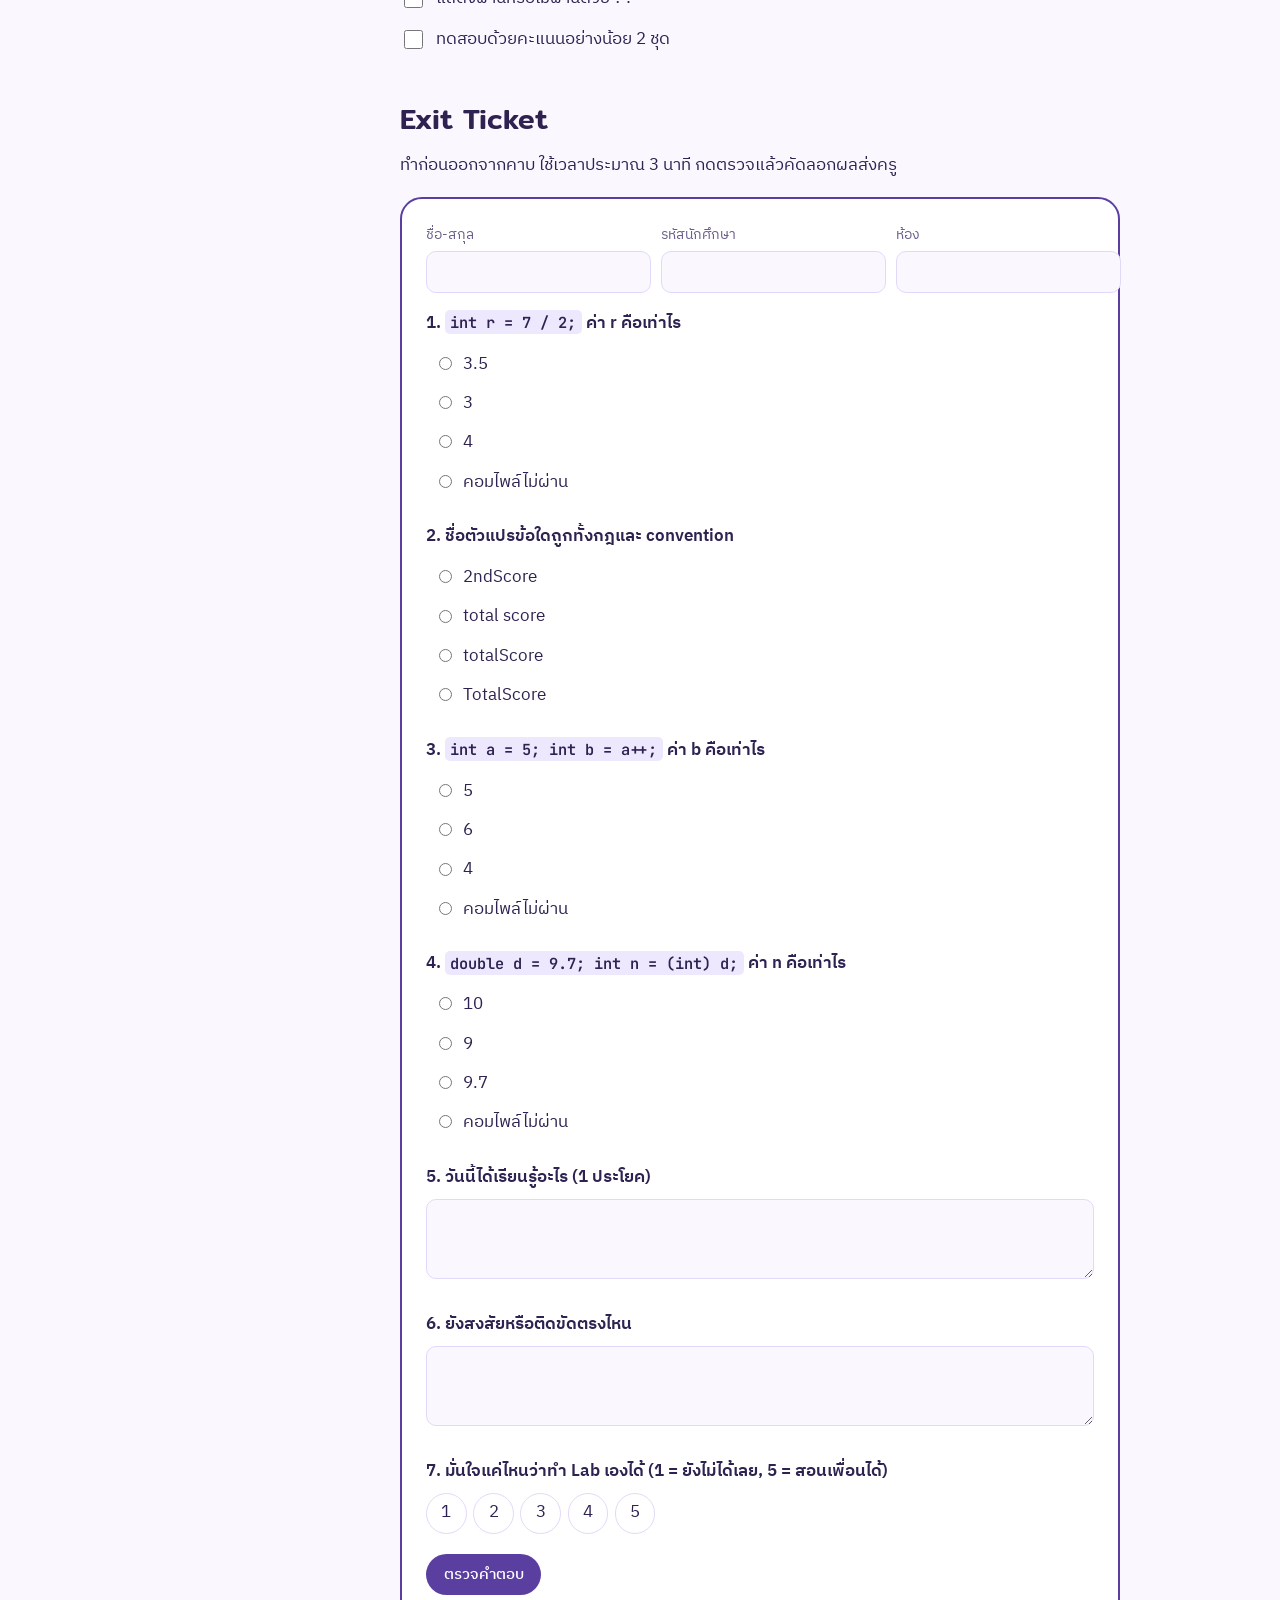
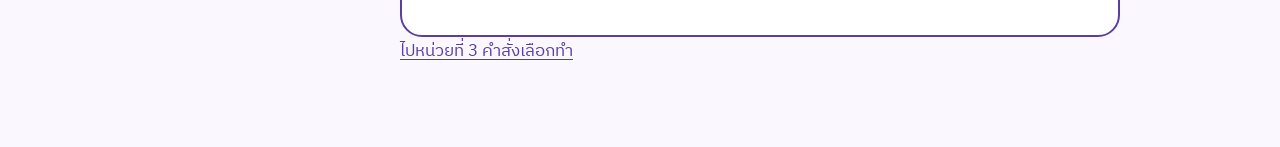
<file: unit2.html>
<!doctype html>
<html lang="th">
<head>
<meta charset="utf-8">
<meta name="viewport" content="width=device-width, initial-scale=1">
<title>หน่วยที่ 2 ตัวแปร ตัวดำเนินการ และการแปลงชนิดข้อมูล | Java ฉบับลงมือทำ</title>
<link rel="preconnect" href="https://fonts.googleapis.com">
<link rel="preconnect" href="https://fonts.gstatic.com" crossorigin>
<link href="https://fonts.googleapis.com/css2?family=IBM+Plex+Sans+Thai:wght@400;500;600&family=JetBrains+Mono:wght@400;500&family=Mitr:wght@400;500&display=swap" rel="stylesheet">
<link rel="stylesheet" href="assets/style.css">
</head>
<body>
<header class="topbar">
  <a class="home" href="index.html"><span data-javy></span>Java ฉบับลงมือทำ</a>
  <button class="icon-btn" type="button" data-theme-toggle>โหมดมืด</button>
</header>

<div class="wrap unit-layout">
  <nav class="toc" aria-label="สารบัญหน่วยที่ 2">
    <details open>
      <summary>ในหน่วยนี้</summary>
      <ol>
        <li><a href="#types">ชนิดข้อมูล</a></li>
        <li><a href="#declare">ประกาศตัวแปร</a></li>
        <li><a href="#names">การตั้งชื่อ</a></li>
        <li><a href="#const">ค่าคงที่</a></li>
        <li><a href="#scope">ขอบเขตตัวแปร</a></li>
        <li><a href="#math">คณิตศาสตร์</a></li>
        <li><a href="#incdec">++ และ --</a></li>
        <li><a href="#logic">เปรียบเทียบและตรรกะ</a></li>
        <li><a href="#bits">ระดับบิต</a></li>
        <li><a href="#order">ลำดับการคำนวณ</a></li>
        <li><a href="#convert">การแปลงชนิดข้อมูล</a></li>
        <li><a href="#lab">Lab</a></li>
        <li><a href="#exit">Exit Ticket</a></li>
      </ol>
    </details>
  </nav>

  <main class="content">
    <section class="unit-hero">
      <h1>หน่วยที่ 2 ตัวแปร ตัวดำเนินการ และการแปลงชนิดข้อมูล</h1>
      <p class="lead">ตัวแปรคือกล่องเก็บข้อมูล ตัวดำเนินการคือสิ่งที่เราทำกับข้อมูลในกล่อง หน่วยนี้มีของให้ลองกดเล่นเยอะ ลองก่อนอ่านเฉลย</p>
      <div class="goal">
        <h3>จบหน่วยนี้แล้วทำได้</h3>
        <ul>
          <li>ประกาศตัวแปรและค่าคงที่ ตั้งชื่อถูกกฎและถูก convention</li>
          <li>เขียนนิพจน์และคำนวณผลได้ถูกตามลำดับความสำคัญ</li>
          <li>แปลงชนิดข้อมูล ทั้งแบบอัตโนมัติและแบบ cast</li>
        </ul>
      </div>
    </section>

    <section id="types">
      <h2>ชนิดข้อมูลพื้นฐาน</h2>
      <p>Java มีชนิดข้อมูลพื้นฐาน (primitive) 8 ชนิด ที่ใช้บ่อยที่สุดคือ <code>int</code>, <code>double</code>, <code>char</code> และ <code>boolean</code></p>
      <div class="table-scroll"><table>
        <thead><tr><th>ชนิด</th><th>ขนาด</th><th>เก็บอะไร</th><th>ตัวอย่าง</th></tr></thead>
        <tbody>
          <tr><td><code>byte</code></td><td>1 byte</td><td>จำนวนเต็ม -128 ถึง 127</td><td><code>byte b = 100;</code></td></tr>
          <tr><td><code>short</code></td><td>2 bytes</td><td>จำนวนเต็ม ประมาณ ±32,000</td><td><code>short s = 3000;</code></td></tr>
          <tr><td><code>int</code></td><td>4 bytes</td><td>จำนวนเต็ม ประมาณ ±2,100 ล้าน</td><td><code>int age = 17;</code></td></tr>
          <tr><td><code>long</code></td><td>8 bytes</td><td>จำนวนเต็มขนาดใหญ่ ลงท้ายด้วย L</td><td><code>long pop = 66_000_000L;</code></td></tr>
          <tr><td><code>float</code></td><td>4 bytes</td><td>ทศนิยม ลงท้ายด้วย F</td><td><code>float f = 2.5F;</code></td></tr>
          <tr><td><code>double</code></td><td>8 bytes</td><td>ทศนิยมความละเอียดสูง (ค่าเริ่มต้นของเลขทศนิยม)</td><td><code>double gpa = 3.25;</code></td></tr>
          <tr><td><code>char</code></td><td>2 bytes</td><td>ตัวอักษร 1 ตัว ใช้ ' '</td><td><code>char grade = 'A';</code></td></tr>
          <tr><td><code>boolean</code></td><td>—</td><td>true หรือ false</td><td><code>boolean passed = true;</code></td></tr>
        </tbody>
      </table></div>
      <div class="note"><p><code>String</code> สำหรับข้อความใช้ " " และเป็น object ไม่ใช่ primitive เราจะใช้บ่อยมาก เช่น <code>String name = "Aump";</code></p></div>
    </section>

    <section id="declare">
      <h2>ประกาศและกำหนดค่า</h2>
      <p>ต้องประกาศก่อนใช้เสมอ รูปแบบคือ <code>ชนิดข้อมูล ชื่อ = ค่า;</code></p>
      <div class="code"><pre><code>int x = 1;
double radius = 3.14;
char c = 'a';
int y = x + 4 * 3;       // y = 13
int amount = 131 + 14;   // amount = 145
int a, b, total;         // ประกาศหลายตัวพร้อมกัน</code></pre></div>
      <h3>var และตัวเลขที่อ่านง่าย</h3>
      <p>ตั้งแต่ Java 10 ใช้ <code>var</code> ให้คอมไพเลอร์ดูชนิดจากค่าที่กำหนดได้ ใช้ได้กับตัวแปรในเมธอดเท่านั้น และต้องกำหนดค่าทันที ส่วนตัวเลขยาว ๆ ใส่ <code>_</code> คั่นหลักได้</p>
      <div class="code"><pre><code>var count = 10;           // ได้ int
var message = "สวัสดี";    // ได้ String
long budget = 1_500_000L; // เท่ากับ 1500000</code></pre></div>
    </section>

    <section id="names">
      <h2>การตั้งชื่อ (identifier)</h2>
      <ul>
        <li>ขึ้นต้นด้วยตัวอักษร, <code>_</code> หรือ <code>$</code> ห้ามขึ้นต้นด้วยตัวเลข</li>
        <li>ตัวถัดไปเป็นตัวอักษร ตัวเลข <code>_</code> หรือ <code>$</code> ห้ามมีช่องว่างหรือเครื่องหมายอื่น</li>
        <li>ห้ามตรงกับคีย์เวิร์ด เช่น <code>int</code>, <code>class</code> และห้ามใช้ <code>_</code> ตัวเดียว</li>
        <li>ตัวพิมพ์เล็กใหญ่ถือว่าต่างกัน <code>score</code> กับ <code>Score</code> คนละตัว</li>
      </ul>
      <div class="lab">
        <h3>ทดสอบชื่อตัวแปร</h3>
        <label for="id-input">พิมพ์ชื่อ</label>
        <div class="row"><input type="text" id="id-input" autocomplete="off" spellcheck="false" style="flex:1;min-width:12rem"></div>
        <div class="row" style="margin-top:.5rem">
          <button class="btn ghost" type="button" data-try-id="MyVariable">MyVariable</button>
          <button class="btn ghost" type="button" data-try-id="_MyVariable">_MyVariable</button>
          <button class="btn ghost" type="button" data-try-id="$x">$x</button>
          <button class="btn ghost" type="button" data-try-id="My Variable">My Variable</button>
          <button class="btn ghost" type="button" data-try-id="a+c">a+c</button>
          <button class="btn ghost" type="button" data-try-id="9pnS">9pnS</button>
          <button class="btn ghost" type="button" data-try-id="class">class</button>
          <button class="btn ghost" type="button" data-try-id="คะแนน">คะแนน</button>
        </div>
        <div class="out" id="id-out" aria-live="polite"></div>
      </div>
      <h3>ถูกกฎแล้ว ต้องถูก convention ด้วย</h3>
      <div class="table-scroll"><table>
        <thead><tr><th>ใช้กับ</th><th>รูปแบบ</th><th>ตัวอย่าง</th></tr></thead>
        <tbody>
          <tr><td>คลาส</td><td>PascalCase เป็นคำนาม</td><td><code>StudentCard</code></td></tr>
          <tr><td>ตัวแปร, attribute</td><td>camelCase เป็นคำนาม</td><td><code>totalScore</code></td></tr>
          <tr><td>เมธอด</td><td>camelCase เป็นคำกริยา</td><td><code>calculateGrade()</code></td></tr>
          <tr><td>ค่าคงที่</td><td>UPPER_SNAKE_CASE</td><td><code>MAX_SCORE</code></td></tr>
          <tr><td>package</td><td>ตัวเล็กทั้งหมด</td><td><code>th.ac.loeitech.unit2</code></td></tr>
        </tbody>
      </table></div>
    </section>

    <section id="const">
      <h2>ค่าคงที่ด้วย final</h2>
      <p>ใส่ <code>final</code> หน้าชนิดข้อมูล แล้วค่านั้นจะเปลี่ยนไม่ได้อีก ถ้าเผลอกำหนดค่าใหม่ คอมไพล์จะไม่ผ่าน</p>
      <div class="code"><pre><code>final int MAX_SCORE = 100;
final float MIN_GPA = 2.0F;
double area = Math.PI * r * r;   // ค่า PI มีให้แล้วใน Math.PI (3.14159...)</code></pre></div>
    </section>

    <section id="scope">
      <h2>ขอบเขตของตัวแปร</h2>
      <p>ตัวแปรใช้ได้เฉพาะในบล็อก <code>{ }</code> ที่ประกาศไว้เท่านั้น</p>
      <div class="table-scroll"><table>
        <thead><tr><th></th><th>Field (Attribute)</th><th>Local variable</th></tr></thead>
        <tbody>
          <tr><td>ประกาศที่</td><td>ในคลาส นอกเมธอด</td><td>ในเมธอดหรือบล็อก</td></tr>
          <tr><td>ใช้ได้ที่</td><td>ทุกเมธอดในคลาส</td><td>เฉพาะบล็อกที่ประกาศ</td></tr>
          <tr><td>ค่าเริ่มต้น</td><td>ได้ 0, false หรือ null อัตโนมัติ</td><td>ไม่มี ต้องกำหนดค่าก่อนใช้</td></tr>
          <tr><td>อยู่ได้นานแค่ไหน</td><td>ตามอายุ object (static อยู่ตามอายุคลาส)</td><td>หายไปเมื่อเมธอดทำงานจบ</td></tr>
        </tbody>
      </table></div>
      <div class="code"><pre><code>public class VariableScopeDemo {
    public int i;                 // field

    public void method1() {
        int j = 4;                // local ของ method1
        int k = 2;
    }

    public void method2() {
        int j = 0;                // local ของ method2 (คนละตัวกับข้างบน)
        System.out.println(i);    // ใช้ได้ เพราะ i เป็น field
        // System.out.println(k); // ผิด: k อยู่ใน method1 เท่านั้น
    }
}</code></pre></div>
      <details class="reveal">
        <summary>แล้วตัวแปรพวกนี้อยู่ตรงไหนในหน่วยความจำ</summary>
        <p>Local variable อยู่บน <strong>Stack</strong> ซ้อนกันเป็นชั้นตามเมธอดที่กำลังทำงาน พอเมธอดจบชั้นนั้นก็หายไป ส่วน object ที่สร้างด้วย <code>new</code> และ field ของมันอยู่บน <strong>Heap</strong> ตัวแปรบน Stack แค่ถือที่อยู่ชี้ไปหา object เรื่องนี้จะชัดขึ้นในหน่วยคลาสและออบเจ็กต์</p>
      </details>
    </section>

    <section id="math">
      <h2>ตัวดำเนินการคณิตศาสตร์</h2>
      <p><code>+</code> บวก <code>-</code> ลบ <code>*</code> คูณ <code>/</code> หาร <code>%</code> เศษจากการหาร จุดที่พลาดบ่อยที่สุดคือ <strong>int หาร int ได้ int</strong> เศษทศนิยมหายไปเลย</p>
      <div class="lab">
        <h3>ห้องทดลองการหาร</h3>
        <div class="row">
          <label>a <input type="number" id="div-a" value="7" style="width:6rem"></label>
          <label>b <input type="number" id="div-b" value="2" style="width:6rem"></label>
          <label>ชนิด <select id="div-type"><option value="int">int</option><option value="double">double</option></select></label>
        </div>
        <div class="out" id="div-out" aria-live="polite"></div>
        <p style="margin:.75rem 0 0;font-size:.95rem">ลอง 7 กับ 2, ลอง -7 กับ 2 แล้วลอง b เป็น 0 ทั้งแบบ int และ double</p>
      </div>
    </section>

    <section id="incdec">
      <h2>กำหนดค่าแบบย่อ และ ++ --</h2>
      <div class="table-scroll"><table>
        <thead><tr><th>เขียนย่อ</th><th>ความหมาย</th></tr></thead>
        <tbody>
          <tr><td><code>x += 3;</code></td><td><code>x = x + 3;</code></td></tr>
          <tr><td><code>x -= 3;</code></td><td><code>x = x - 3;</code></td></tr>
          <tr><td><code>x *= 3;</code></td><td><code>x = x * 3;</code></td></tr>
          <tr><td><code>x /= 3;</code></td><td><code>x = x / 3;</code></td></tr>
          <tr><td><code>x %= 3;</code></td><td><code>x = x % 3;</code></td></tr>
        </tbody>
      </table></div>
      <p><code>++</code> เพิ่มค่าทีละ 1 และ <code>--</code> ลดค่าทีละ 1 ตำแหน่งของมันมีผลเมื่อใช้ในนิพจน์</p>
      <div class="lab">
        <h3>a++ กับ ++a ต่างกันยังไง</h3>
        <div class="row">
          <button class="btn" type="button" id="pp-post">int b = a++;</button>
          <button class="btn" type="button" id="pp-pre">int b = ++a;</button>
          <button class="btn ghost" type="button" id="pp-reset">เริ่มใหม่ (a = 5)</button>
        </div>
        <div class="out" id="pp-out" aria-live="polite"></div>
      </div>
    </section>

    <section id="logic">
      <h2>เปรียบเทียบและตรรกะ</h2>
      <p>ตัวดำเนินการเปรียบเทียบ <code>&lt;</code> <code>&lt;=</code> <code>&gt;</code> <code>&gt;=</code> <code>==</code> <code>!=</code> ให้ผลเป็น <code>true</code> หรือ <code>false</code></p>
      <div class="warn"><p>ข้อความ (String) ห้ามเทียบด้วย <code>==</code> ให้ใช้ <code>name.equals("Aump")</code> เพราะ <code>==</code> เทียบว่าเป็น object ตัวเดียวกันหรือเปล่า ไม่ได้เทียบตัวอักษร</p></div>
      <div class="table-scroll"><table>
        <thead><tr><th>ตัวดำเนินการ</th><th>ความหมาย</th><th>เป็น true เมื่อ</th></tr></thead>
        <tbody>
          <tr><td><code>&amp;&amp;</code></td><td>และ (AND)</td><td>จริงทั้งสองฝั่ง</td></tr>
          <tr><td><code>||</code></td><td>หรือ (OR)</td><td>จริงอย่างน้อยหนึ่งฝั่ง</td></tr>
          <tr><td><code>!</code></td><td>ไม่ (NOT)</td><td>กลับค่าจริงเป็นเท็จ เท็จเป็นจริง</td></tr>
          <tr><td><code>^</code></td><td>XOR</td><td>สองฝั่งต่างกัน</td></tr>
        </tbody>
      </table></div>
      <p><code>&amp;&amp;</code> และ <code>||</code> เป็นแบบ <strong>short-circuit</strong> ถ้ารู้ผลจากฝั่งซ้ายแล้วจะไม่ประเมินฝั่งขวาเลย ส่วน <code>&amp;</code> กับ <code>|</code> ประเมินทั้งสองฝั่งเสมอ งานทั่วไปให้ใช้ <code>&amp;&amp;</code> และ <code>||</code></p>
      <div class="code"><pre><code>int count = 0;
boolean ok = (count != 0) &amp;&amp; (10 / count &gt; 1); // false และไม่หารด้วย 0 เพราะหยุดตั้งแต่ฝั่งซ้าย</code></pre></div>
    </section>

    <section id="bits">
      <h2>ตัวดำเนินการระดับบิต</h2>
      <p><code>&amp;</code> <code>|</code> <code>^</code> <code>~</code> ทำงานกับเลขฐานสองทีละบิต ส่วนตัวเลื่อนบิตมี <code>&lt;&lt;</code> เลื่อนซ้าย, <code>&gt;&gt;</code> เลื่อนขวาแบบรักษาเครื่องหมาย และ <code>&gt;&gt;&gt;</code> เลื่อนขวาแบบเติม 0</p>
      <div class="code"><pre><code>int x = 8;          // 0000 1000
int a = x &gt;&gt; 1;     // 4   เหมือนหาร 2
int b = x &lt;&lt; 2;     // 32  เหมือนคูณ 2 ยกกำลัง 2
int c = x &gt;&gt; 32;    // 8   int ใช้จำนวนเลื่อน mod 32 จึงไม่เลื่อนเลย</code></pre></div>
      <div class="note"><p><code>&gt;&gt; n</code> เท่ากับหาร 2 ยกกำลัง n เฉพาะเลขบวก ถ้าเป็นเลขลบจะปัดลงไปทางลบ ส่วน byte, short, char จะถูกแปลงเป็น int ก่อนเลื่อน</p></div>
    </section>

    <section id="order">
      <h2>ลำดับการคำนวณ</h2>
      <div class="table-scroll"><table>
        <thead><tr><th>ลำดับ</th><th>ตัวดำเนินการ</th></tr></thead>
        <tbody>
          <tr><td>1</td><td><code>( )</code> และ <code>a++ a--</code></td></tr>
          <tr><td>2</td><td><code>++a --a + - ! ~ (cast)</code></td></tr>
          <tr><td>3</td><td><code>* / %</code></td></tr>
          <tr><td>4</td><td><code>+ -</code></td></tr>
          <tr><td>5</td><td><code>&lt;&lt; &gt;&gt; &gt;&gt;&gt;</code></td></tr>
          <tr><td>6</td><td><code>&lt; &gt; &lt;= &gt;= instanceof</code> แล้ว <code>== !=</code></td></tr>
          <tr><td>7</td><td><code>&amp;</code> แล้ว <code>^</code> แล้ว <code>|</code></td></tr>
          <tr><td>8</td><td><code>&amp;&amp;</code> แล้ว <code>||</code></td></tr>
          <tr><td>9</td><td><code>? :</code> (เลือกค่าตามเงื่อนไข)</td></tr>
          <tr><td>10</td><td><code>= += -= *= /= %=</code> (ทำจากขวาไปซ้าย)</td></tr>
        </tbody>
      </table></div>
      <p>ไม่แน่ใจเมื่อไหร่ ให้ใส่วงเล็บ โค้ดอ่านง่ายกว่าจำตาราง ลองคิดก่อนเปิดเฉลย</p>
      <details class="reveal">
        <summary><code>int x = 2 + 3 * 4 - (7 + 2);</code> ได้เท่าไร</summary>
        <p><strong>5</strong> วงเล็บก่อนได้ 9, คูณก่อนบวกได้ 12, จากนั้น 2 + 12 - 9 = 5</p>
      </details>
      <details class="reveal">
        <summary><code>int y = 5 - 3 * (6 / (5 + (5 + 3)) * 4 + 2) / 10;</code> ได้เท่าไร</summary>
        <p><strong>5</strong> เพราะ 6 / 13 เป็น int หาร int ได้ 0 ในวงเล็บจึงเหลือ 0 * 4 + 2 = 2, แล้ว 3 * 2 = 6, 6 / 10 ได้ 0, สุดท้าย 5 - 0 = 5 ถ้าเปลี่ยนเป็น double จะได้ประมาณ 3.846</p>
      </details>
      <details class="reveal">
        <summary><code>String result = (score &gt;= 50) ? "ผ่าน" : "ไม่ผ่าน";</code> ทำงานยังไง</summary>
        <p>ถ้าเงื่อนไขในวงเล็บเป็นจริงได้ค่าหลัง <code>?</code> ถ้าเป็นเท็จได้ค่าหลัง <code>:</code> เป็นทางลัดของ if-else ที่ต้องการแค่เลือกค่า</p>
      </details>
    </section>

    <section id="convert">
      <h2>การแปลงชนิดข้อมูล</h2>
      <p><strong>Widening</strong> คือแปลงจากชนิดเล็กไปใหญ่ Java ทำให้อัตโนมัติ ตามลูกศรนี้</p>
      <div class="code"><pre><code>byte → short → int → long → float → double
              char ↗</code></pre></div>
      <p>ในนิพจน์คณิตศาสตร์ ถ้ามี double ผลเป็น double, ถ้าไม่มีแต่มี float ผลเป็น float, ถ้ามี long ผลเป็น long <strong>นอกนั้นผลเป็น int เสมอ</strong> ดังนั้น byte + byte ได้ int</p>
      <div class="lab">
        <h3>แปลงได้เองไหม</h3>
        <div class="row">
          <label>จาก <select id="w-from">
            <option>byte</option><option>short</option><option>char</option><option selected>int</option><option>long</option><option>float</option><option>double</option><option>boolean</option>
          </select></label>
          <label>เป็น <select id="w-to">
            <option>byte</option><option>short</option><option>char</option><option>int</option><option>long</option><option>float</option><option selected>double</option><option>boolean</option>
          </select></label>
        </div>
        <div class="out" id="w-out" aria-live="polite"></div>
      </div>
      <h3>Narrowing ต้อง cast เอง</h3>
      <p>แปลงจากใหญ่ไปเล็กต้องเขียน <code>(ชนิดที่ต้องการ)</code> ไว้หน้าค่า และอาจเสียข้อมูล</p>
      <div class="code"><pre><code>int x = (int) 3.99;                  // 3 ตัดเศษทิ้ง ไม่ปัด
long r = Math.round(3.99);           // 4 ถ้าอยากปัดให้ใช้ Math.round
byte small = (byte) 200;             // -56 เพราะเกินช่วงของ byte</code></pre></div>
      <h3>แปลงข้อความเป็นตัวเลข</h3>
      <p>ข้อมูลที่รับจากช่องกรอกใน GUI เป็น String เสมอ ต้องแปลงก่อนคำนวณ</p>
      <div class="code"><pre><code>int n = Integer.parseInt("42");
double d = Double.parseDouble("2.5");
String s = String.valueOf(n);        // ตัวเลขกลับเป็น String</code></pre></div>
    </section>

    <section id="lab">
      <h2>Lab: เครื่องคิดเกรดเฉลี่ย</h2>
      <p>เขียนคลาส <code>GradeCalculator</code> ที่เก็บคะแนน 3 วิชาเป็น String (จำลองว่ารับมาจากช่องกรอก) แล้ว</p>
      <ul>
        <li>แปลงเป็นตัวเลขด้วย <code>Integer.parseInt</code></li>
        <li>หาผลรวมและค่าเฉลี่ยแบบ <code>double</code> ระวังเรื่อง int หาร int</li>
        <li>ใช้ค่าคงที่ <code>final int PASS_SCORE = 50;</code> และ <code>? :</code> แสดงว่าผ่านหรือไม่ผ่าน</li>
        <li>งานเสริม: ทำเป็น JFrame มีช่องกรอก 3 ช่องและปุ่มคำนวณ</li>
      </ul>
      <h3>เช็กลิสต์ก่อนส่ง</h3>
      <div class="progress" data-progress="unit2"><span></span></div>
      <ul class="checklist" data-checklist="unit2">
        <li><input type="checkbox" id="u2c1"><label for="u2c1">ชื่อคลาส ตัวแปร และค่าคงที่ ถูก convention</label></li>
        <li><input type="checkbox" id="u2c2"><label for="u2c2">แปลง String เป็นตัวเลขได้ ไม่มี error</label></li>
        <li><input type="checkbox" id="u2c3"><label for="u2c3">ค่าเฉลี่ยมีทศนิยม ไม่โดนตัดเศษ</label></li>
        <li><input type="checkbox" id="u2c4"><label for="u2c4">ใช้ final สำหรับเกณฑ์ผ่าน</label></li>
        <li><input type="checkbox" id="u2c5"><label for="u2c5">แสดงผ่านหรือไม่ผ่านด้วย ? :</label></li>
        <li><input type="checkbox" id="u2c6"><label for="u2c6">ทดสอบด้วยคะแนนอย่างน้อย 2 ชุด</label></li>
      </ul>
    </section>

    <section id="exit">
      <h2>Exit Ticket</h2>
      <p>ทำก่อนออกจากคาบ ใช้เวลาประมาณ 3 นาที กดตรวจแล้วคัดลอกผลส่งครู</p>
      <form class="exit" data-exit="unit2" data-title="หน่วยที่ 2" data-form-url="" novalidate>
        <div class="who">
          <label>ชื่อ-สกุล<input type="text" name="name" autocomplete="name"></label>
          <label>รหัสนักศึกษา<input type="text" name="sid" inputmode="numeric"></label>
          <label>ห้อง<input type="text" name="room"></label>
        </div>

        <fieldset data-correct="b" data-explain="int หาร int ได้ int เศษ .5 ถูกตัดทิ้ง">
          <legend>1. <code>int r = 7 / 2;</code> ค่า r คือเท่าไร</legend>
          <label class="opt"><input type="radio" name="q1" value="a">3.5</label>
          <label class="opt"><input type="radio" name="q1" value="b">3</label>
          <label class="opt"><input type="radio" name="q1" value="c">4</label>
          <label class="opt"><input type="radio" name="q1" value="d">คอมไพล์ไม่ผ่าน</label>
        </fieldset>

        <fieldset data-correct="c" data-explain="ตัวแปรใช้ camelCase ขึ้นต้นตัวเล็ก ไม่มีช่องว่าง ไม่ขึ้นต้นด้วยตัวเลข">
          <legend>2. ชื่อตัวแปรข้อใดถูกทั้งกฎและ convention</legend>
          <label class="opt"><input type="radio" name="q2" value="a">2ndScore</label>
          <label class="opt"><input type="radio" name="q2" value="b">total score</label>
          <label class="opt"><input type="radio" name="q2" value="c">totalScore</label>
          <label class="opt"><input type="radio" name="q2" value="d">TotalScore</label>
        </fieldset>

        <fieldset data-correct="a" data-explain="a++ ใช้ค่าเดิม (5) ก่อน แล้วค่อยเพิ่ม a เป็น 6">
          <legend>3. <code>int a = 5; int b = a++;</code> ค่า b คือเท่าไร</legend>
          <label class="opt"><input type="radio" name="q3" value="a">5</label>
          <label class="opt"><input type="radio" name="q3" value="b">6</label>
          <label class="opt"><input type="radio" name="q3" value="c">4</label>
          <label class="opt"><input type="radio" name="q3" value="d">คอมไพล์ไม่ผ่าน</label>
        </fieldset>

        <fieldset data-correct="b" data-explain="cast เป็น int ตัดเศษทิ้ง ไม่ปัด ถ้าอยากปัดใช้ Math.round">
          <legend>4. <code>double d = 9.7; int n = (int) d;</code> ค่า n คือเท่าไร</legend>
          <label class="opt"><input type="radio" name="q4" value="a">10</label>
          <label class="opt"><input type="radio" name="q4" value="b">9</label>
          <label class="opt"><input type="radio" name="q4" value="c">9.7</label>
          <label class="opt"><input type="radio" name="q4" value="d">คอมไพล์ไม่ผ่าน</label>
        </fieldset>

        <fieldset>
          <legend>5. วันนี้ได้เรียนรู้อะไร (1 ประโยค)</legend>
          <textarea name="learned" rows="2"></textarea>
        </fieldset>
        <fieldset>
          <legend>6. ยังสงสัยหรือติดขัดตรงไหน</legend>
          <textarea name="muddy" rows="2"></textarea>
        </fieldset>
        <fieldset>
          <legend>7. มั่นใจแค่ไหนว่าทำ Lab เองได้ (1 = ยังไม่ได้เลย, 5 = สอนเพื่อนได้)</legend>
          <div class="fist">
            <label><input type="radio" name="fist" value="1">1</label>
            <label><input type="radio" name="fist" value="2">2</label>
            <label><input type="radio" name="fist" value="3">3</label>
            <label><input type="radio" name="fist" value="4">4</label>
            <label><input type="radio" name="fist" value="5">5</label>
          </div>
        </fieldset>

        <button class="btn" type="submit">ตรวจคำตอบ</button>
        <p class="form-error" role="alert"></p>
        <div class="exit-result" hidden></div>
      </form>
      <p><a href="unit3.html">ไปหน่วยที่ 3 คำสั่งเลือกทำ</a></p>
    </section>
  </main>
</div>
<script src="assets/app.js"></script>
</body>
</html>
</file>
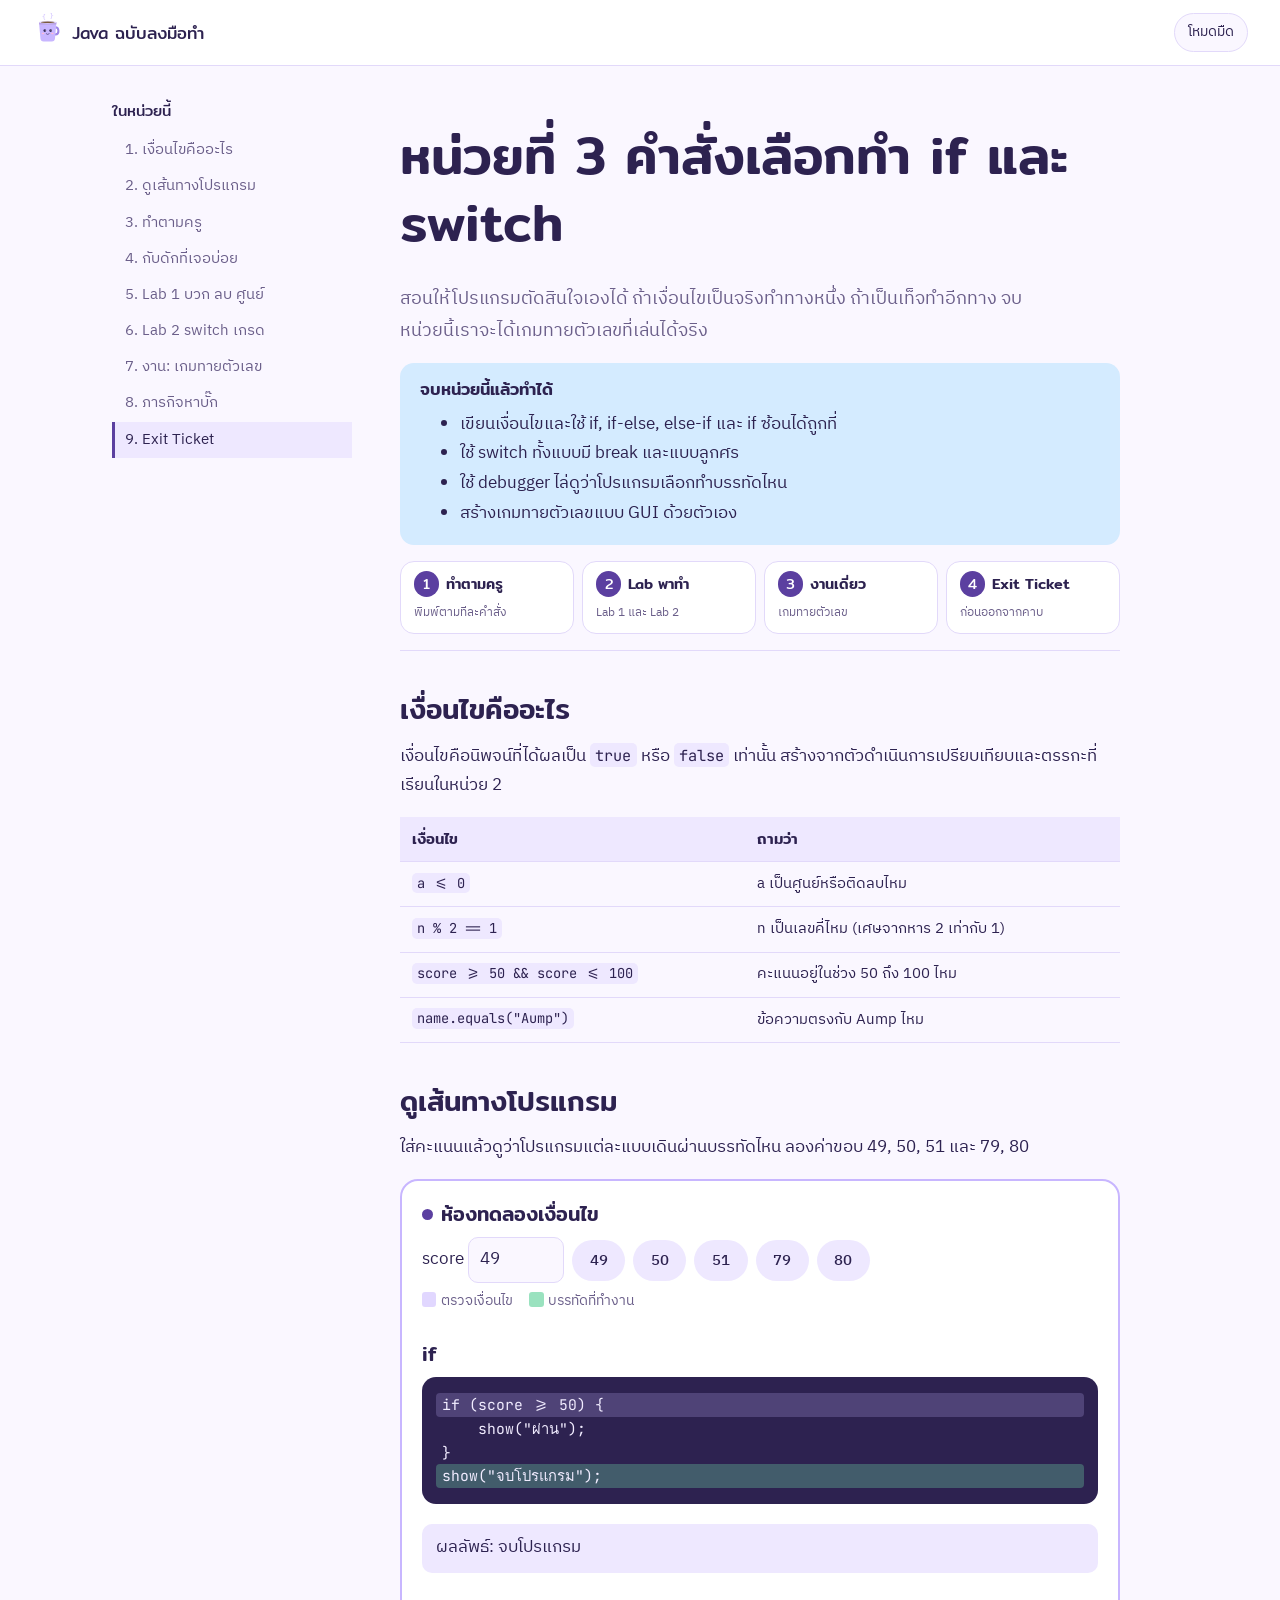
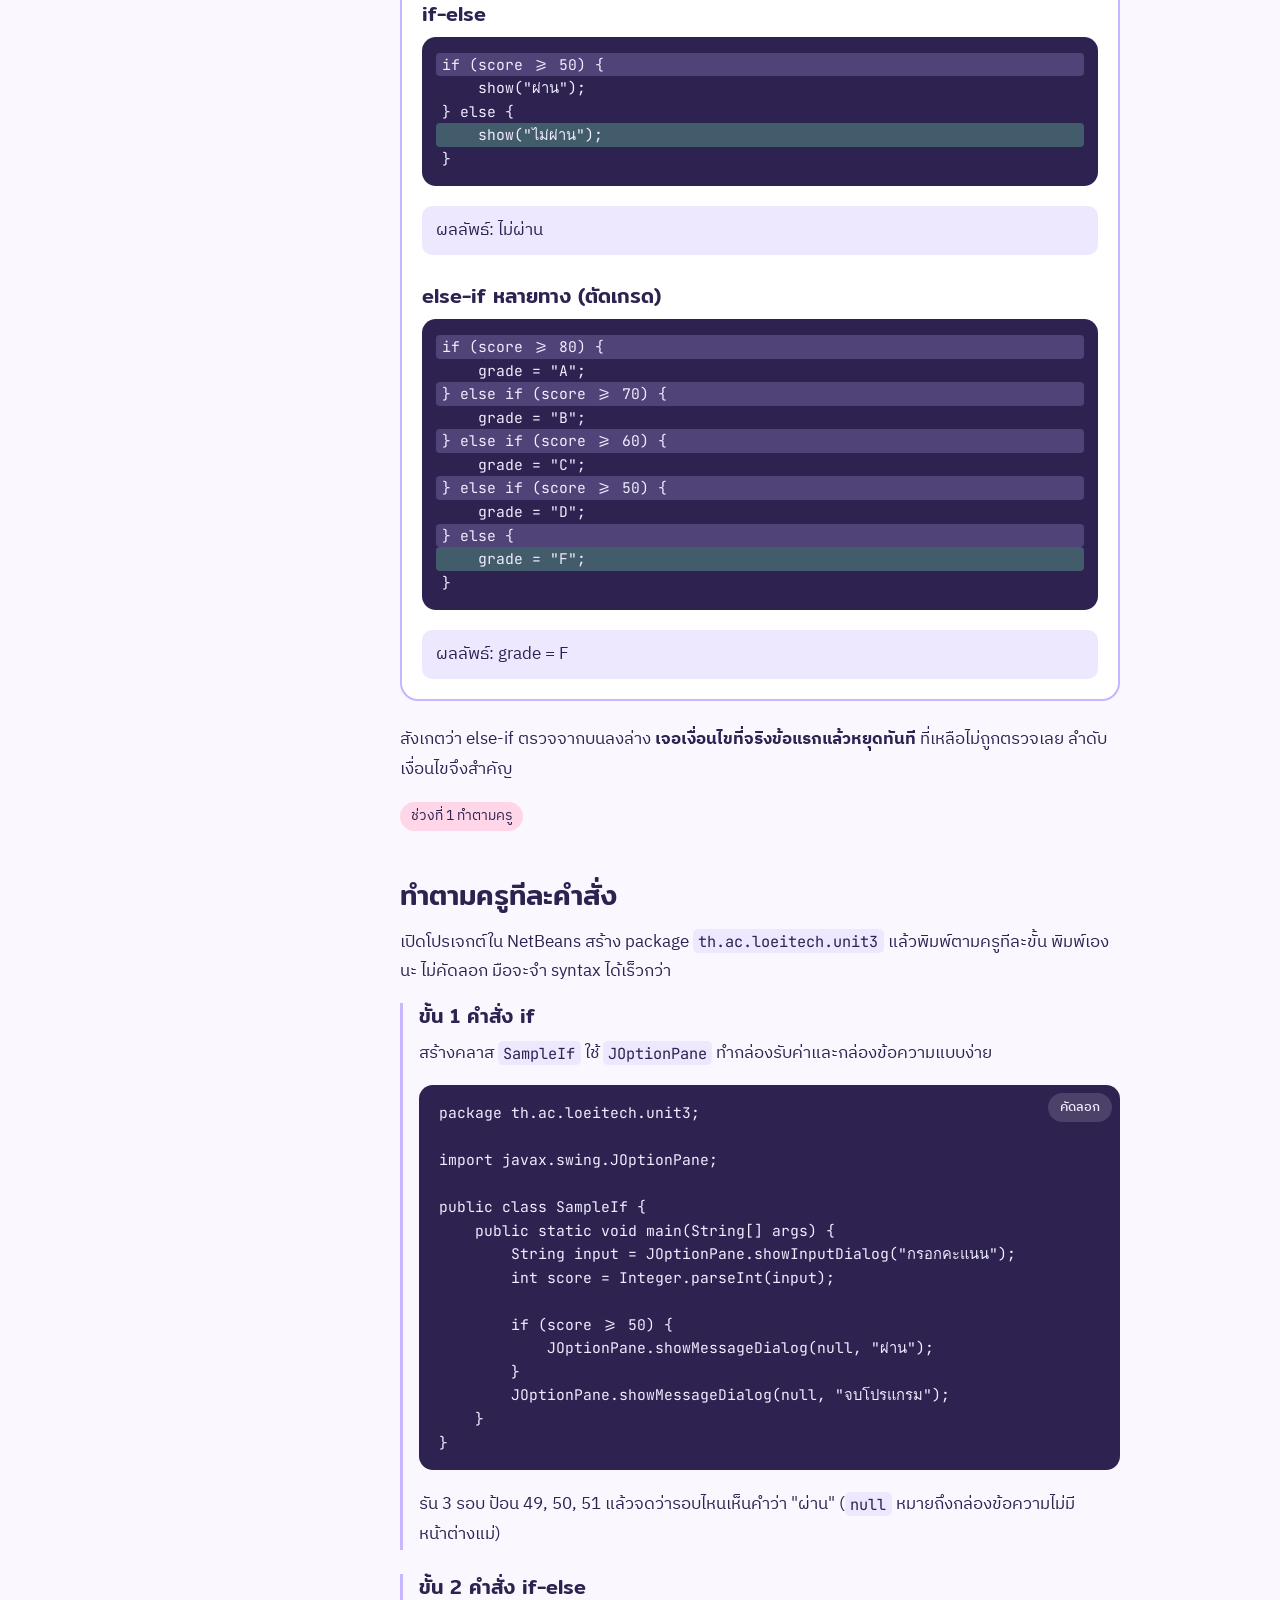
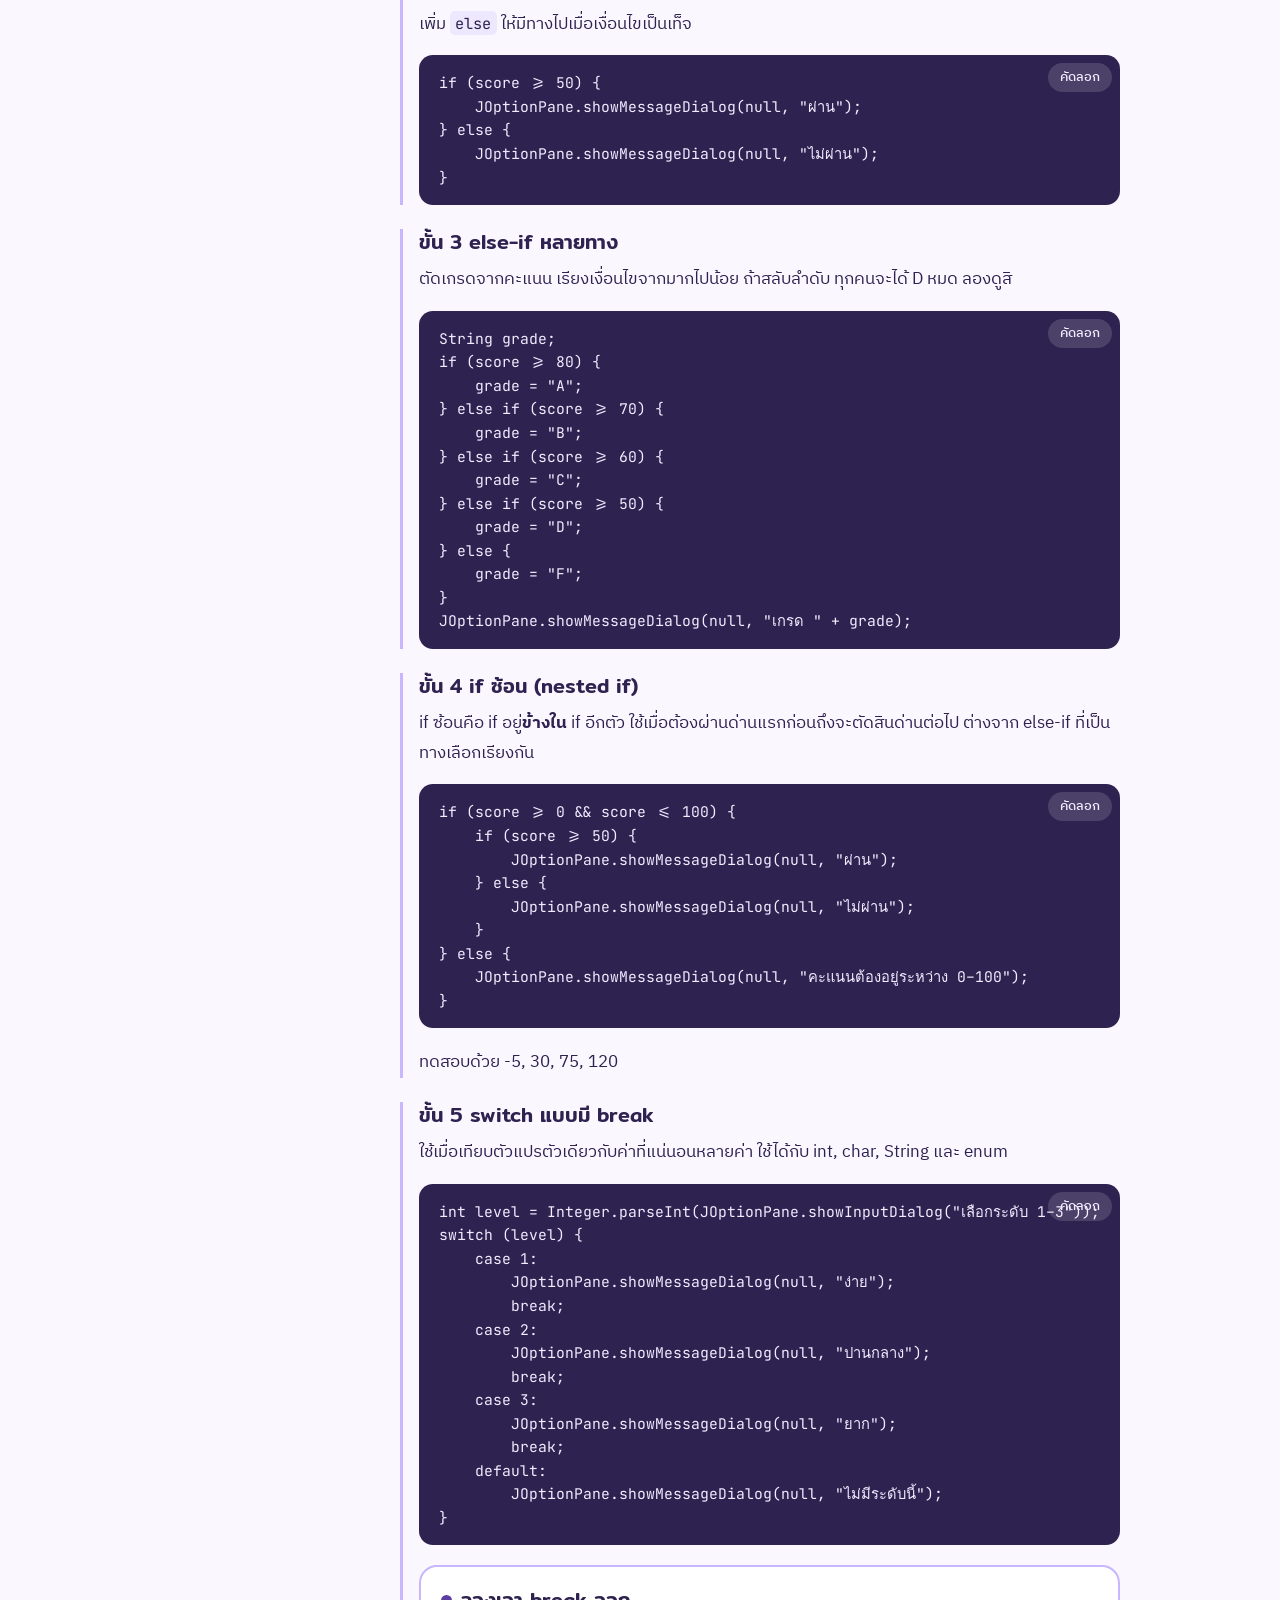
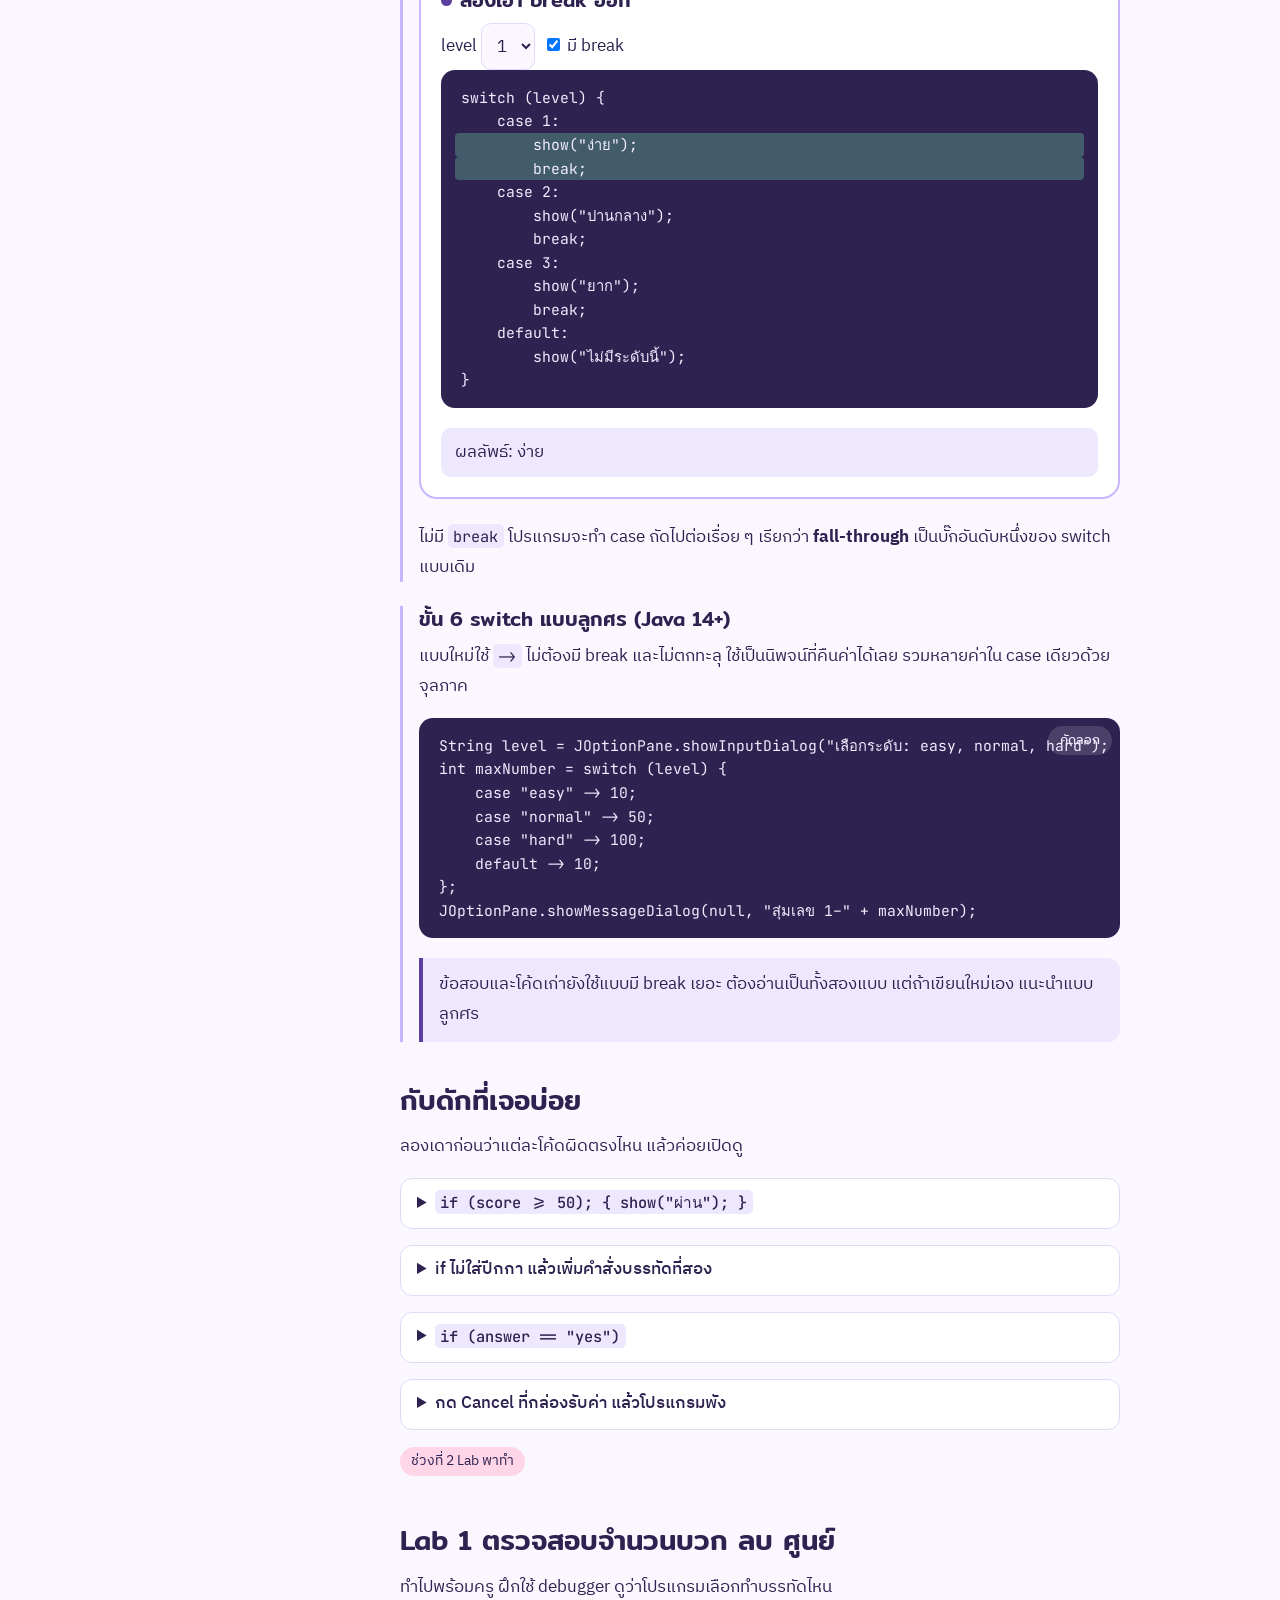
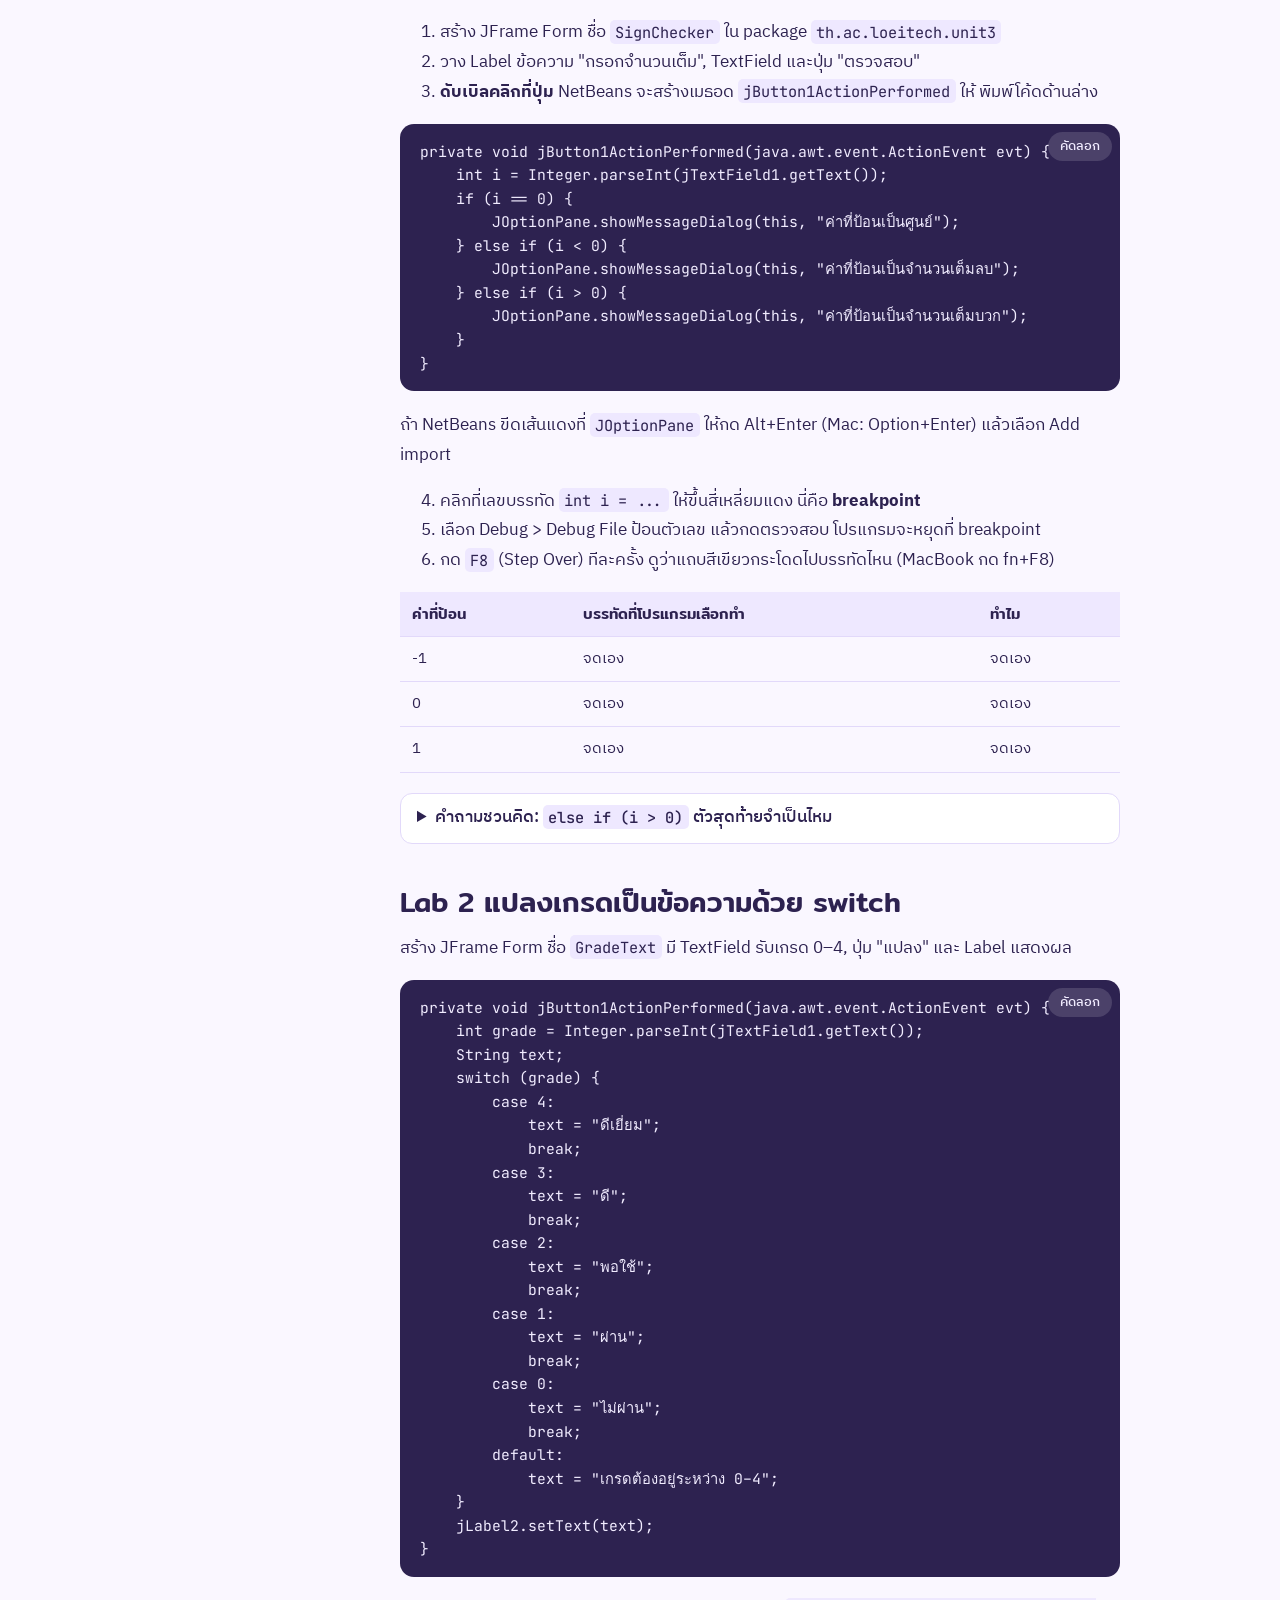
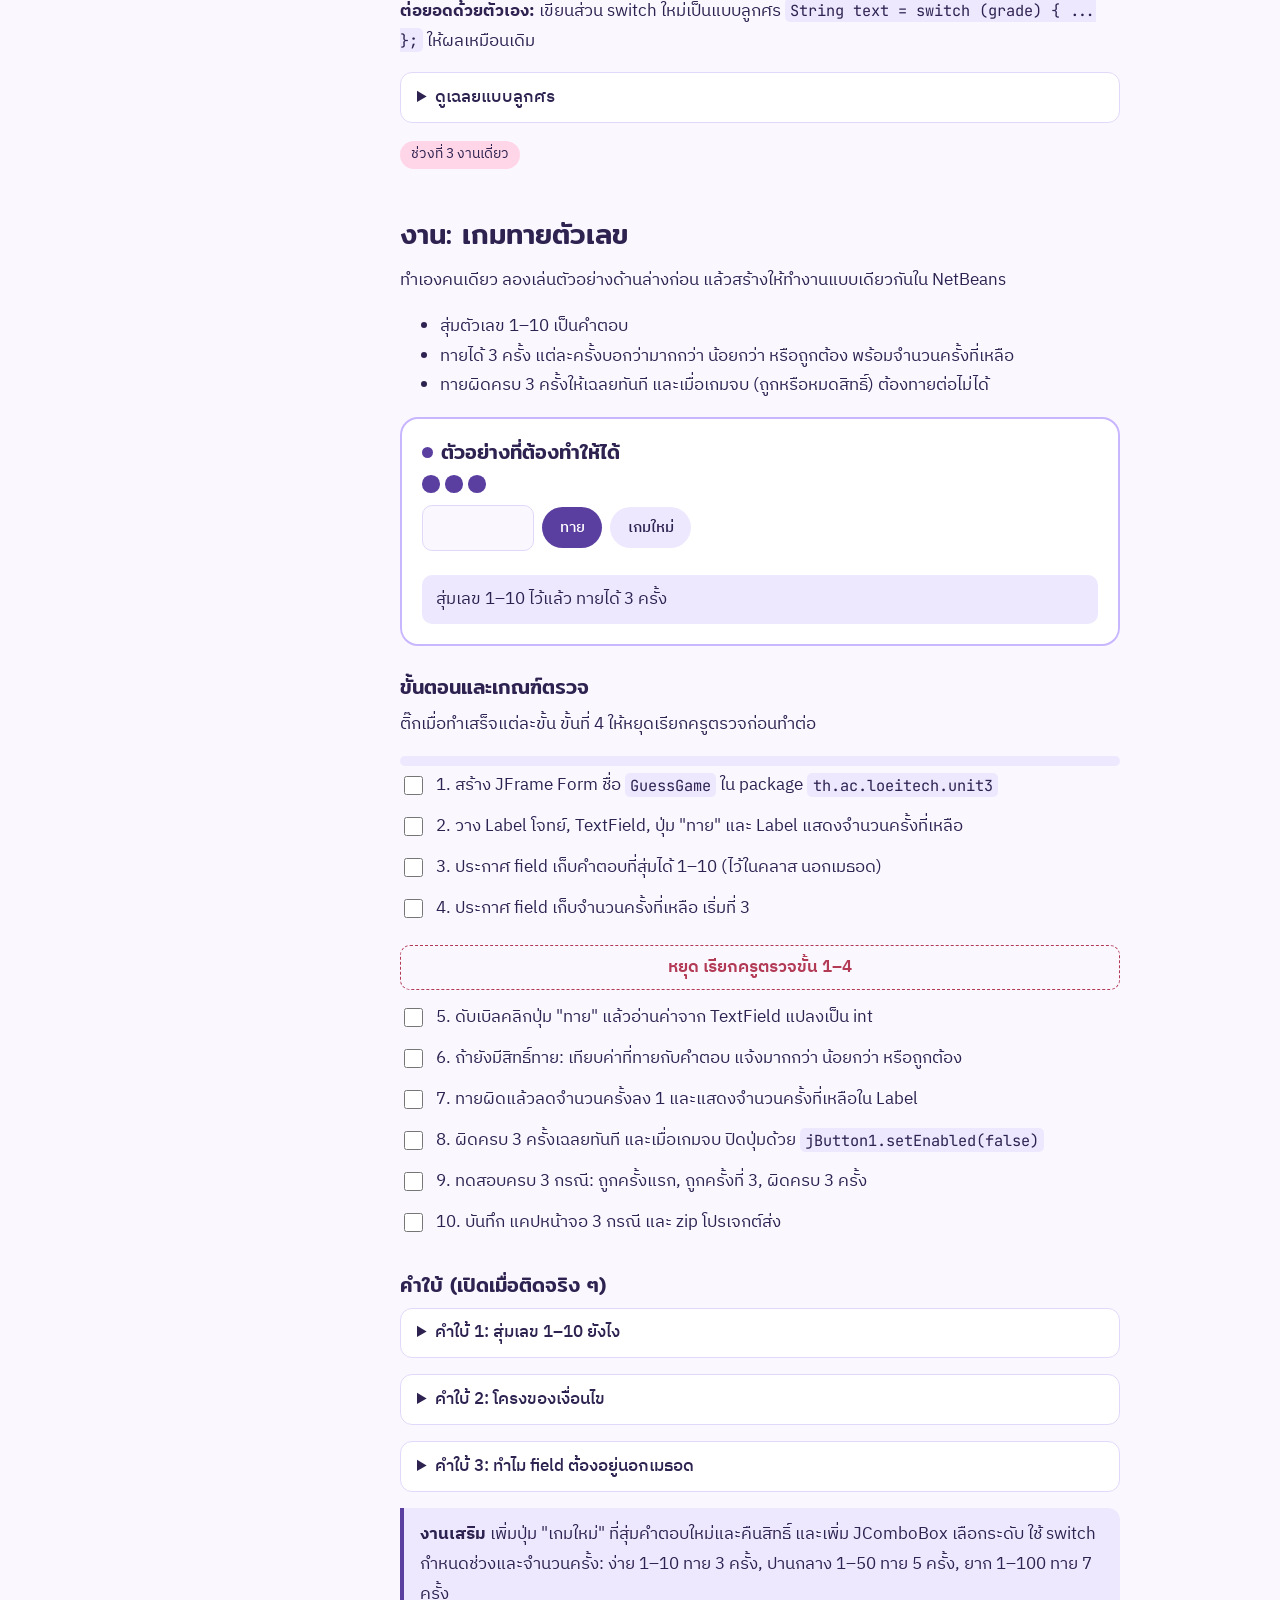
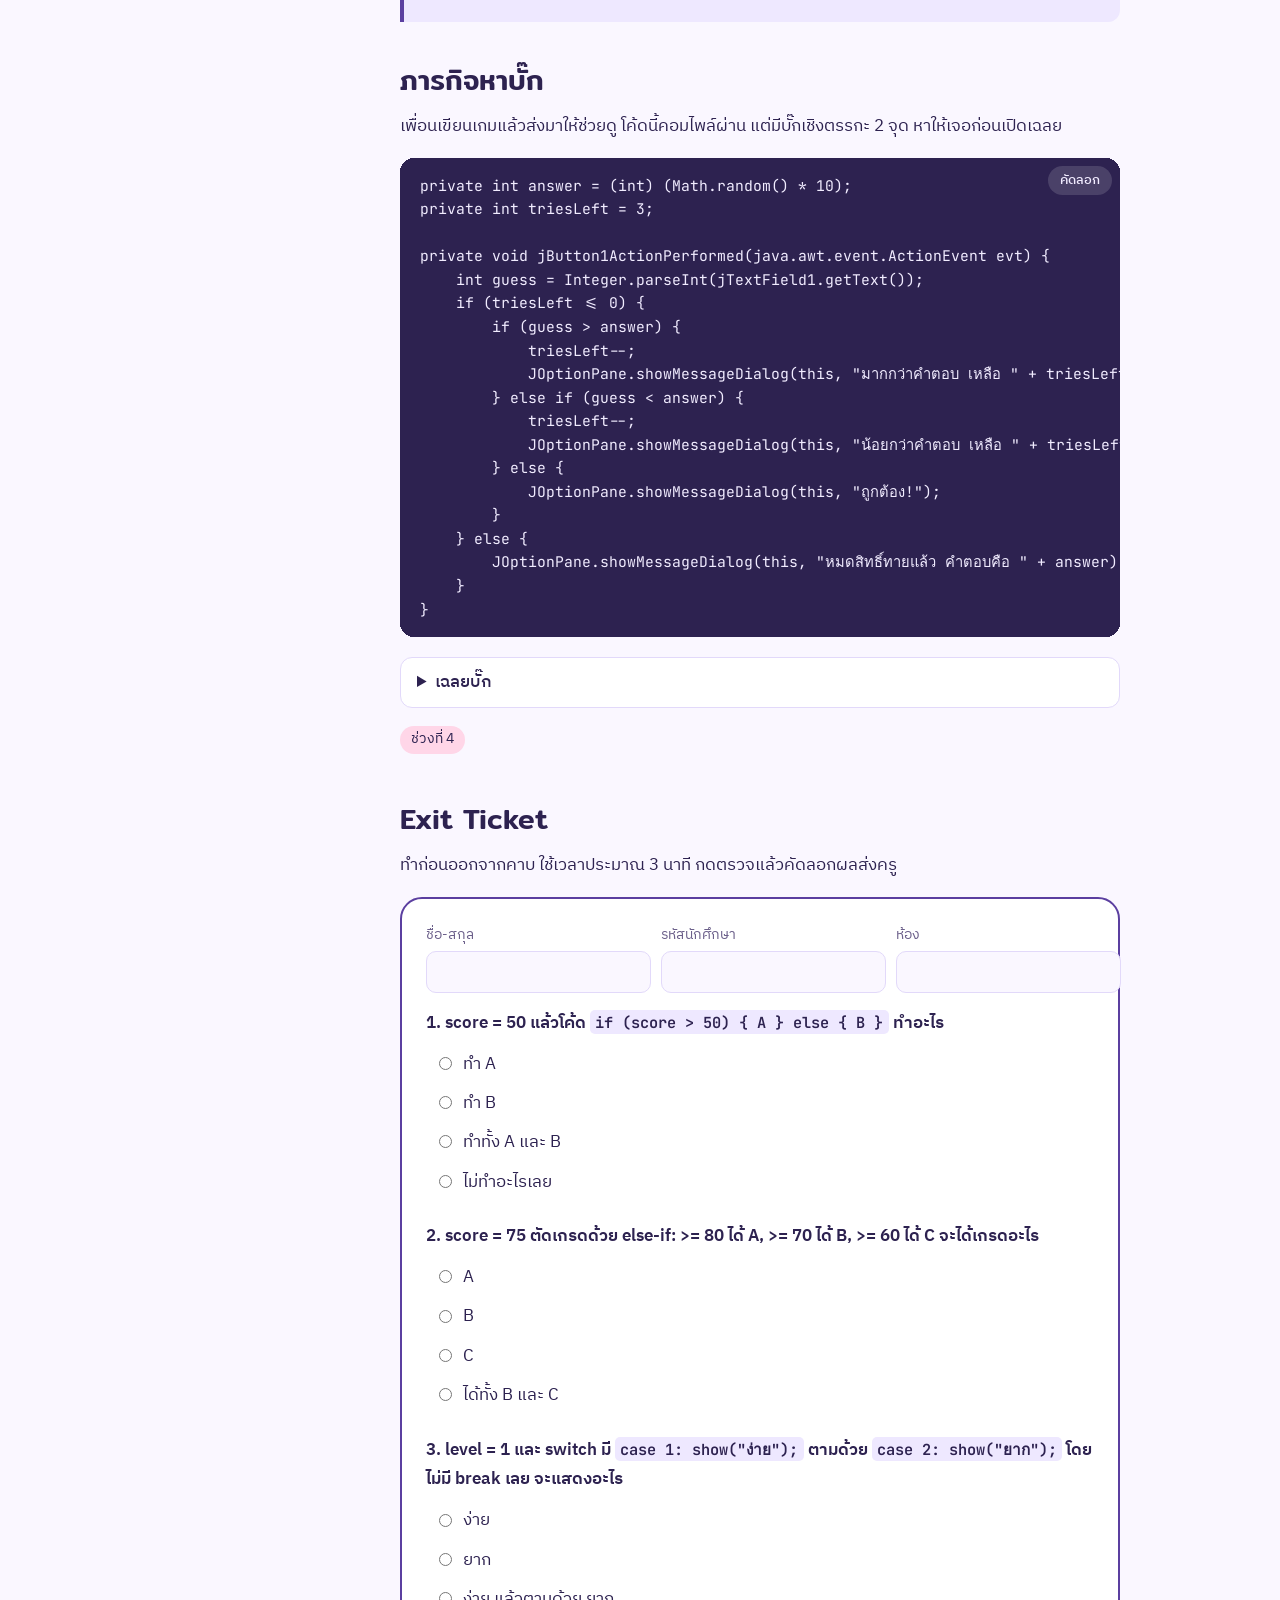
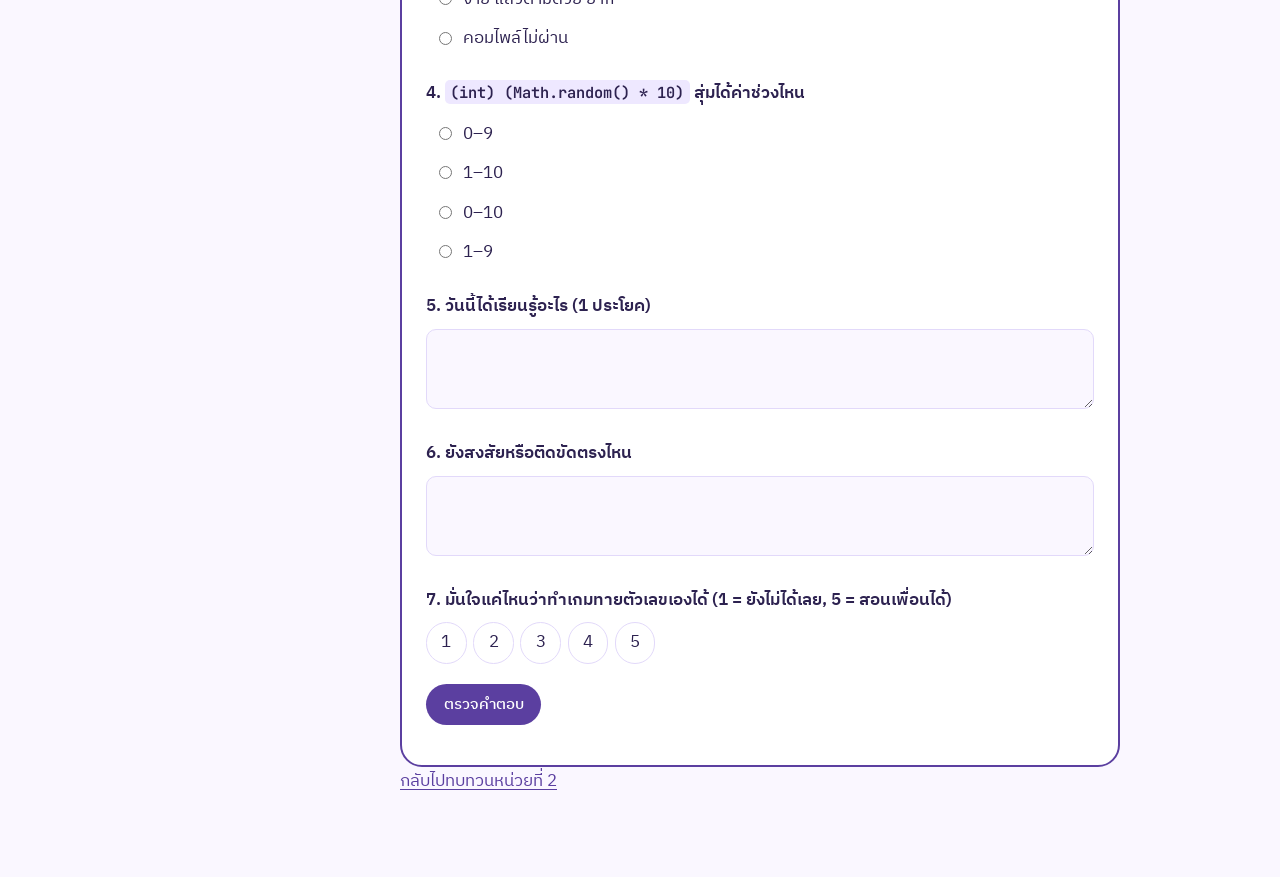
<file: unit3.html>
<!doctype html>
<html lang="th">
<head>
<meta charset="utf-8">
<meta name="viewport" content="width=device-width, initial-scale=1">
<title>หน่วยที่ 3 คำสั่งเลือกทำ if และ switch | Java ฉบับลงมือทำ</title>
<link rel="preconnect" href="https://fonts.googleapis.com">
<link rel="preconnect" href="https://fonts.gstatic.com" crossorigin>
<link href="https://fonts.googleapis.com/css2?family=IBM+Plex+Sans+Thai:wght@400;500;600&family=JetBrains+Mono:wght@400;500&family=Mitr:wght@400;500&display=swap" rel="stylesheet">
<link rel="stylesheet" href="assets/style.css">
</head>
<body>
<header class="topbar">
  <a class="home" href="index.html"><span data-javy></span>Java ฉบับลงมือทำ</a>
  <button class="icon-btn" type="button" data-theme-toggle>โหมดมืด</button>
</header>

<div class="wrap unit-layout">
  <nav class="toc" aria-label="สารบัญหน่วยที่ 3">
    <details open>
      <summary>ในหน่วยนี้</summary>
      <ol>
        <li><a href="#cond">เงื่อนไขคืออะไร</a></li>
        <li><a href="#trace">ดูเส้นทางโปรแกรม</a></li>
        <li><a href="#demo">ทำตามครู</a></li>
        <li><a href="#traps">กับดักที่เจอบ่อย</a></li>
        <li><a href="#lab1">Lab 1 บวก ลบ ศูนย์</a></li>
        <li><a href="#lab2">Lab 2 switch เกรด</a></li>
        <li><a href="#game">งาน: เกมทายตัวเลข</a></li>
        <li><a href="#bug">ภารกิจหาบั๊ก</a></li>
        <li><a href="#exit">Exit Ticket</a></li>
      </ol>
    </details>
  </nav>

  <main class="content">
    <section class="unit-hero">
      <h1>หน่วยที่ 3 คำสั่งเลือกทำ if และ switch</h1>
      <p class="lead">สอนให้โปรแกรมตัดสินใจเองได้ ถ้าเงื่อนไขเป็นจริงทำทางหนึ่ง ถ้าเป็นเท็จทำอีกทาง จบหน่วยนี้เราจะได้เกมทายตัวเลขที่เล่นได้จริง</p>
      <div class="goal">
        <h3>จบหน่วยนี้แล้วทำได้</h3>
        <ul>
          <li>เขียนเงื่อนไขและใช้ if, if-else, else-if และ if ซ้อนได้ถูกที่</li>
          <li>ใช้ switch ทั้งแบบมี break และแบบลูกศร</li>
          <li>ใช้ debugger ไล่ดูว่าโปรแกรมเลือกทำบรรทัดไหน</li>
          <li>สร้างเกมทายตัวเลขแบบ GUI ด้วยตัวเอง</li>
        </ul>
      </div>
      <ol class="phases" aria-label="ลำดับในคาบ">
        <li><strong>ทำตามครู</strong><small>พิมพ์ตามทีละคำสั่ง</small></li>
        <li><strong>Lab พาทำ</strong><small>Lab 1 และ Lab 2</small></li>
        <li><strong>งานเดี่ยว</strong><small>เกมทายตัวเลข</small></li>
        <li><strong>Exit Ticket</strong><small>ก่อนออกจากคาบ</small></li>
      </ol>
    </section>

    <section id="cond">
      <h2>เงื่อนไขคืออะไร</h2>
      <p>เงื่อนไขคือนิพจน์ที่ได้ผลเป็น <code>true</code> หรือ <code>false</code> เท่านั้น สร้างจากตัวดำเนินการเปรียบเทียบและตรรกะที่เรียนในหน่วย 2</p>
      <div class="table-scroll"><table>
        <thead><tr><th>เงื่อนไข</th><th>ถามว่า</th></tr></thead>
        <tbody>
          <tr><td><code>a &lt;= 0</code></td><td>a เป็นศูนย์หรือติดลบไหม</td></tr>
          <tr><td><code>n % 2 == 1</code></td><td>n เป็นเลขคี่ไหม (เศษจากหาร 2 เท่ากับ 1)</td></tr>
          <tr><td><code>score &gt;= 50 &amp;&amp; score &lt;= 100</code></td><td>คะแนนอยู่ในช่วง 50 ถึง 100 ไหม</td></tr>
          <tr><td><code>name.equals("Aump")</code></td><td>ข้อความตรงกับ Aump ไหม</td></tr>
        </tbody>
      </table></div>
    </section>

    <section id="trace">
      <h2>ดูเส้นทางโปรแกรม</h2>
      <p>ใส่คะแนนแล้วดูว่าโปรแกรมแต่ละแบบเดินผ่านบรรทัดไหน ลองค่าขอบ 49, 50, 51 และ 79, 80</p>
      <div class="lab">
        <h3>ห้องทดลองเงื่อนไข</h3>
        <div class="row">
          <label>score <input type="number" id="trace-score" value="49" style="width:6rem"></label>
          <button class="btn ghost" type="button" data-score="49">49</button>
          <button class="btn ghost" type="button" data-score="50">50</button>
          <button class="btn ghost" type="button" data-score="51">51</button>
          <button class="btn ghost" type="button" data-score="79">79</button>
          <button class="btn ghost" type="button" data-score="80">80</button>
        </div>
        <div class="legend"><span class="l-check">ตรวจเงื่อนไข</span><span class="l-run">บรรทัดที่ทำงาน</span></div>
        <h3>if</h3>
        <div data-trace="if"><div class="code trace"><pre></pre></div><div class="out" aria-live="polite"></div></div>
        <h3>if-else</h3>
        <div data-trace="ifelse"><div class="code trace"><pre></pre></div><div class="out" aria-live="polite"></div></div>
        <h3>else-if หลายทาง (ตัดเกรด)</h3>
        <div data-trace="ladder"><div class="code trace"><pre></pre></div><div class="out" aria-live="polite"></div></div>
      </div>
      <p>สังเกตว่า else-if ตรวจจากบนลงล่าง <strong>เจอเงื่อนไขที่จริงข้อแรกแล้วหยุดทันที</strong> ที่เหลือไม่ถูกตรวจเลย ลำดับเงื่อนไขจึงสำคัญ</p>
    </section>

    <section id="demo">
      <span class="phase-tag">ช่วงที่ 1 ทำตามครู</span>
      <h2>ทำตามครูทีละคำสั่ง</h2>
      <p>เปิดโปรเจกต์ใน NetBeans สร้าง package <code>th.ac.loeitech.unit3</code> แล้วพิมพ์ตามครูทีละขั้น พิมพ์เองนะ ไม่คัดลอก มือจะจำ syntax ได้เร็วกว่า</p>

      <div class="demo-step">
        <h3>ขั้น 1 คำสั่ง if</h3>
        <p>สร้างคลาส <code>SampleIf</code> ใช้ <code>JOptionPane</code> ทำกล่องรับค่าและกล่องข้อความแบบง่าย</p>
        <div class="code"><pre><code>package th.ac.loeitech.unit3;

import javax.swing.JOptionPane;

public class SampleIf {
    public static void main(String[] args) {
        String input = JOptionPane.showInputDialog("กรอกคะแนน");
        int score = Integer.parseInt(input);

        if (score &gt;= 50) {
            JOptionPane.showMessageDialog(null, "ผ่าน");
        }
        JOptionPane.showMessageDialog(null, "จบโปรแกรม");
    }
}</code></pre></div>
        <p>รัน 3 รอบ ป้อน 49, 50, 51 แล้วจดว่ารอบไหนเห็นคำว่า "ผ่าน" (<code>null</code> หมายถึงกล่องข้อความไม่มีหน้าต่างแม่)</p>
      </div>

      <div class="demo-step">
        <h3>ขั้น 2 คำสั่ง if-else</h3>
        <p>เพิ่ม <code>else</code> ให้มีทางไปเมื่อเงื่อนไขเป็นเท็จ</p>
        <div class="code"><pre><code>if (score &gt;= 50) {
    JOptionPane.showMessageDialog(null, "ผ่าน");
} else {
    JOptionPane.showMessageDialog(null, "ไม่ผ่าน");
}</code></pre></div>
      </div>

      <div class="demo-step">
        <h3>ขั้น 3 else-if หลายทาง</h3>
        <p>ตัดเกรดจากคะแนน เรียงเงื่อนไขจากมากไปน้อย ถ้าสลับลำดับ ทุกคนจะได้ D หมด ลองดูสิ</p>
        <div class="code"><pre><code>String grade;
if (score &gt;= 80) {
    grade = "A";
} else if (score &gt;= 70) {
    grade = "B";
} else if (score &gt;= 60) {
    grade = "C";
} else if (score &gt;= 50) {
    grade = "D";
} else {
    grade = "F";
}
JOptionPane.showMessageDialog(null, "เกรด " + grade);</code></pre></div>
      </div>

      <div class="demo-step">
        <h3>ขั้น 4 if ซ้อน (nested if)</h3>
        <p>if ซ้อนคือ if อยู่<strong>ข้างใน</strong> if อีกตัว ใช้เมื่อต้องผ่านด่านแรกก่อนถึงจะตัดสินด่านต่อไป ต่างจาก else-if ที่เป็นทางเลือกเรียงกัน</p>
        <div class="code"><pre><code>if (score &gt;= 0 &amp;&amp; score &lt;= 100) {
    if (score &gt;= 50) {
        JOptionPane.showMessageDialog(null, "ผ่าน");
    } else {
        JOptionPane.showMessageDialog(null, "ไม่ผ่าน");
    }
} else {
    JOptionPane.showMessageDialog(null, "คะแนนต้องอยู่ระหว่าง 0–100");
}</code></pre></div>
        <p>ทดสอบด้วย -5, 30, 75, 120</p>
      </div>

      <div class="demo-step">
        <h3>ขั้น 5 switch แบบมี break</h3>
        <p>ใช้เมื่อเทียบตัวแปรตัวเดียวกับค่าที่แน่นอนหลายค่า ใช้ได้กับ int, char, String และ enum</p>
        <div class="code"><pre><code>int level = Integer.parseInt(JOptionPane.showInputDialog("เลือกระดับ 1–3"));
switch (level) {
    case 1:
        JOptionPane.showMessageDialog(null, "ง่าย");
        break;
    case 2:
        JOptionPane.showMessageDialog(null, "ปานกลาง");
        break;
    case 3:
        JOptionPane.showMessageDialog(null, "ยาก");
        break;
    default:
        JOptionPane.showMessageDialog(null, "ไม่มีระดับนี้");
}</code></pre></div>
        <div class="lab">
          <h3>ลองเอา break ออก</h3>
          <div class="row">
            <label>level <select id="sw-level"><option>1</option><option>2</option><option>3</option><option>9</option></select></label>
            <label><input type="checkbox" id="sw-break" checked> มี break</label>
          </div>
          <div class="code trace"><pre id="sw-code"></pre></div>
          <div class="out" id="sw-out" aria-live="polite"></div>
        </div>
        <p>ไม่มี <code>break</code> โปรแกรมจะทำ case ถัดไปต่อเรื่อย ๆ เรียกว่า <strong>fall-through</strong> เป็นบั๊กอันดับหนึ่งของ switch แบบเดิม</p>
      </div>

      <div class="demo-step">
        <h3>ขั้น 6 switch แบบลูกศร (Java 14+)</h3>
        <p>แบบใหม่ใช้ <code>-&gt;</code> ไม่ต้องมี break และไม่ตกทะลุ ใช้เป็นนิพจน์ที่คืนค่าได้เลย รวมหลายค่าใน case เดียวด้วยจุลภาค</p>
        <div class="code"><pre><code>String level = JOptionPane.showInputDialog("เลือกระดับ: easy, normal, hard");
int maxNumber = switch (level) {
    case "easy" -&gt; 10;
    case "normal" -&gt; 50;
    case "hard" -&gt; 100;
    default -&gt; 10;
};
JOptionPane.showMessageDialog(null, "สุ่มเลข 1–" + maxNumber);</code></pre></div>
        <div class="note"><p>ข้อสอบและโค้ดเก่ายังใช้แบบมี break เยอะ ต้องอ่านเป็นทั้งสองแบบ แต่ถ้าเขียนใหม่เอง แนะนำแบบลูกศร</p></div>
      </div>
    </section>

    <section id="traps">
      <h2>กับดักที่เจอบ่อย</h2>
      <p>ลองเดาก่อนว่าแต่ละโค้ดผิดตรงไหน แล้วค่อยเปิดดู</p>
      <details class="reveal">
        <summary><code>if (score &gt;= 50); { show("ผ่าน"); }</code></summary>
        <p>มี <code>;</code> หลังวงเล็บ if ทำให้ if จบตรงนั้น บล็อก <code>{ }</code> ข้างหลังจึงทำงานทุกครั้ง ไม่ว่าคะแนนเท่าไร คอมไพล์ผ่านด้วย จึงหายาก</p>
      </details>
      <details class="reveal">
        <summary>if ไม่ใส่ปีกกา แล้วเพิ่มคำสั่งบรรทัดที่สอง</summary>
        <div class="code"><pre><code>if (score &gt;= 50)
    show("ผ่าน");
    show("ได้เกียรติบัตร");  // บรรทัดนี้ทำงานทุกครั้ง!</code></pre></div>
        <p>ไม่มี <code>{ }</code> if คุมแค่คำสั่งถัดไปคำสั่งเดียว การย่อหน้าไม่มีผลกับ Java ใส่ปีกกาทุกครั้งจะปลอดภัยที่สุด</p>
      </details>
      <details class="reveal">
        <summary><code>if (answer == "yes")</code></summary>
        <p>String ต้องเทียบด้วย <code>answer.equals("yes")</code> การใช้ <code>==</code> บางครั้งได้ผลถูกโดยบังเอิญ ทำให้บั๊กโผล่ทีหลัง</p>
      </details>
      <details class="reveal">
        <summary>กด Cancel ที่กล่องรับค่า แล้วโปรแกรมพัง</summary>
        <p><code>showInputDialog</code> คืนค่า <code>null</code> เมื่อกด Cancel แล้ว <code>parseInt(null)</code> จะพัง ป้องกันได้ด้วย <code>if (input == null || input.isBlank())</code> ก่อนแปลง เรื่องจัดการ error แบบเต็มจะเรียนในหน่วย Exception</p>
      </details>
    </section>

    <section id="lab1">
      <span class="phase-tag">ช่วงที่ 2 Lab พาทำ</span>
      <h2>Lab 1 ตรวจสอบจำนวนบวก ลบ ศูนย์</h2>
      <p>ทำไปพร้อมครู ฝึกใช้ debugger ดูว่าโปรแกรมเลือกทำบรรทัดไหน</p>
      <ol>
        <li>สร้าง JFrame Form ชื่อ <code>SignChecker</code> ใน package <code>th.ac.loeitech.unit3</code></li>
        <li>วาง Label ข้อความ "กรอกจำนวนเต็ม", TextField และปุ่ม "ตรวจสอบ"</li>
        <li><strong>ดับเบิลคลิกที่ปุ่ม</strong> NetBeans จะสร้างเมธอด <code>jButton1ActionPerformed</code> ให้ พิมพ์โค้ดด้านล่าง</li>
      </ol>
      <div class="code"><pre><code>private void jButton1ActionPerformed(java.awt.event.ActionEvent evt) {
    int i = Integer.parseInt(jTextField1.getText());
    if (i == 0) {
        JOptionPane.showMessageDialog(this, "ค่าที่ป้อนเป็นศูนย์");
    } else if (i &lt; 0) {
        JOptionPane.showMessageDialog(this, "ค่าที่ป้อนเป็นจำนวนเต็มลบ");
    } else if (i &gt; 0) {
        JOptionPane.showMessageDialog(this, "ค่าที่ป้อนเป็นจำนวนเต็มบวก");
    }
}</code></pre></div>
      <p>ถ้า NetBeans ขีดเส้นแดงที่ <code>JOptionPane</code> ให้กด Alt+Enter (Mac: Option+Enter) แล้วเลือก Add import</p>
      <ol start="4">
        <li>คลิกที่เลขบรรทัด <code>int i = ...</code> ให้ขึ้นสี่เหลี่ยมแดง นี่คือ <strong>breakpoint</strong></li>
        <li>เลือก Debug > Debug File ป้อนตัวเลข แล้วกดตรวจสอบ โปรแกรมจะหยุดที่ breakpoint</li>
        <li>กด <code>F8</code> (Step Over) ทีละครั้ง ดูว่าแถบสีเขียวกระโดดไปบรรทัดไหน (MacBook กด fn+F8)</li>
      </ol>
      <div class="table-scroll"><table>
        <thead><tr><th>ค่าที่ป้อน</th><th>บรรทัดที่โปรแกรมเลือกทำ</th><th>ทำไม</th></tr></thead>
        <tbody>
          <tr><td>-1</td><td>จดเอง</td><td>จดเอง</td></tr>
          <tr><td>0</td><td>จดเอง</td><td>จดเอง</td></tr>
          <tr><td>1</td><td>จดเอง</td><td>จดเอง</td></tr>
        </tbody>
      </table></div>
      <details class="reveal">
        <summary>คำถามชวนคิด: <code>else if (i &gt; 0)</code> ตัวสุดท้ายจำเป็นไหม</summary>
        <p>ไม่จำเป็น ถ้าไม่ใช่ 0 และไม่ติดลบ ก็ต้องเป็นบวกแน่นอน เปลี่ยนเป็น <code>else</code> เฉย ๆ ได้ โค้ดสั้นลงและไม่ต้องตรวจซ้ำ</p>
      </details>
    </section>

    <section id="lab2">
      <h2>Lab 2 แปลงเกรดเป็นข้อความด้วย switch</h2>
      <p>สร้าง JFrame Form ชื่อ <code>GradeText</code> มี TextField รับเกรด 0–4, ปุ่ม "แปลง" และ Label แสดงผล</p>
      <div class="code"><pre><code>private void jButton1ActionPerformed(java.awt.event.ActionEvent evt) {
    int grade = Integer.parseInt(jTextField1.getText());
    String text;
    switch (grade) {
        case 4:
            text = "ดีเยี่ยม";
            break;
        case 3:
            text = "ดี";
            break;
        case 2:
            text = "พอใช้";
            break;
        case 1:
            text = "ผ่าน";
            break;
        case 0:
            text = "ไม่ผ่าน";
            break;
        default:
            text = "เกรดต้องอยู่ระหว่าง 0–4";
    }
    jLabel2.setText(text);
}</code></pre></div>
      <p><strong>ต่อยอดด้วยตัวเอง:</strong> เขียนส่วน switch ใหม่เป็นแบบลูกศร <code>String text = switch (grade) { ... };</code> ให้ผลเหมือนเดิม</p>
      <details class="reveal">
        <summary>ดูเฉลยแบบลูกศร</summary>
        <div class="code"><pre><code>String text = switch (grade) {
    case 4 -&gt; "ดีเยี่ยม";
    case 3 -&gt; "ดี";
    case 2 -&gt; "พอใช้";
    case 1 -&gt; "ผ่าน";
    case 0 -&gt; "ไม่ผ่าน";
    default -&gt; "เกรดต้องอยู่ระหว่าง 0–4";
};</code></pre></div>
      </details>
    </section>

    <section id="game">
      <span class="phase-tag">ช่วงที่ 3 งานเดี่ยว</span>
      <h2>งาน: เกมทายตัวเลข</h2>
      <p>ทำเองคนเดียว ลองเล่นตัวอย่างด้านล่างก่อน แล้วสร้างให้ทำงานแบบเดียวกันใน NetBeans</p>
      <ul>
        <li>สุ่มตัวเลข 1–10 เป็นคำตอบ</li>
        <li>ทายได้ 3 ครั้ง แต่ละครั้งบอกว่ามากกว่า น้อยกว่า หรือถูกต้อง พร้อมจำนวนครั้งที่เหลือ</li>
        <li>ทายผิดครบ 3 ครั้งให้เฉลยทันที และเมื่อเกมจบ (ถูกหรือหมดสิทธิ์) ต้องทายต่อไม่ได้</li>
      </ul>
      <div class="lab" id="game-demo">
        <h3>ตัวอย่างที่ต้องทำให้ได้</h3>
        <div class="game">
          <div class="tries" aria-label="จำนวนครั้งที่เหลือ"><i></i><i></i><i></i></div>
          <div class="row">
            <input type="text" id="g-in" inputmode="numeric" aria-label="ตัวเลขที่ทาย" style="width:7rem">
            <button class="btn" type="button" id="g-btn">ทาย</button>
            <button class="btn ghost" type="button" id="g-new">เกมใหม่</button>
          </div>
          <div class="out" id="g-msg" aria-live="polite"></div>
        </div>
      </div>

      <h3>ขั้นตอนและเกณฑ์ตรวจ</h3>
      <p>ติ๊กเมื่อทำเสร็จแต่ละขั้น ขั้นที่ 4 ให้หยุดเรียกครูตรวจก่อนทำต่อ</p>
      <div class="progress" data-progress="unit3"><span></span></div>
      <ul class="checklist" data-checklist="unit3">
        <li><input type="checkbox" id="u3c1"><label for="u3c1">1. สร้าง JFrame Form ชื่อ <code>GuessGame</code> ใน package <code>th.ac.loeitech.unit3</code></label></li>
        <li><input type="checkbox" id="u3c2"><label for="u3c2">2. วาง Label โจทย์, TextField, ปุ่ม "ทาย" และ Label แสดงจำนวนครั้งที่เหลือ</label></li>
        <li><input type="checkbox" id="u3c3"><label for="u3c3">3. ประกาศ field เก็บคำตอบที่สุ่มได้ 1–10 (ไว้ในคลาส นอกเมธอด)</label></li>
        <li><input type="checkbox" id="u3c4"><label for="u3c4">4. ประกาศ field เก็บจำนวนครั้งที่เหลือ เริ่มที่ 3</label></li>
      </ul>
      <p class="teacher-stop">หยุด เรียกครูตรวจขั้น 1–4</p>
      <ul class="checklist" data-checklist="unit3">
        <li><input type="checkbox" id="u3c5"><label for="u3c5">5. ดับเบิลคลิกปุ่ม "ทาย" แล้วอ่านค่าจาก TextField แปลงเป็น int</label></li>
        <li><input type="checkbox" id="u3c6"><label for="u3c6">6. ถ้ายังมีสิทธิ์ทาย: เทียบค่าที่ทายกับคำตอบ แจ้งมากกว่า น้อยกว่า หรือถูกต้อง</label></li>
        <li><input type="checkbox" id="u3c7"><label for="u3c7">7. ทายผิดแล้วลดจำนวนครั้งลง 1 และแสดงจำนวนครั้งที่เหลือใน Label</label></li>
        <li><input type="checkbox" id="u3c8"><label for="u3c8">8. ผิดครบ 3 ครั้งเฉลยทันที และเมื่อเกมจบ ปิดปุ่มด้วย <code>jButton1.setEnabled(false)</code></label></li>
        <li><input type="checkbox" id="u3c9"><label for="u3c9">9. ทดสอบครบ 3 กรณี: ถูกครั้งแรก, ถูกครั้งที่ 3, ผิดครบ 3 ครั้ง</label></li>
        <li><input type="checkbox" id="u3c10"><label for="u3c10">10. บันทึก แคปหน้าจอ 3 กรณี และ zip โปรเจกต์ส่ง</label></li>
      </ul>

      <h3>คำใบ้ (เปิดเมื่อติดจริง ๆ)</h3>
      <details class="reveal">
        <summary>คำใบ้ 1: สุ่มเลข 1–10 ยังไง</summary>
        <p><code>(int) (Math.random() * 10)</code> ได้ 0–9 ต้อง <code>+ 1</code> ถึงจะได้ 1–10 หรือใช้ <code>new java.util.Random().nextInt(1, 11)</code> ซึ่งตัวเลขหลังไม่รวมในผลสุ่ม</p>
      </details>
      <details class="reveal">
        <summary>คำใบ้ 2: โครงของเงื่อนไข</summary>
        <div class="code"><pre><code>if (ยังมีสิทธิ์ทาย) {
    if (ทายมากกว่าคำตอบ) {
        // ลดสิทธิ์ แจ้งว่ามากกว่า
    } else if (ทายน้อยกว่าคำตอบ) {
        // ลดสิทธิ์ แจ้งว่าน้อยกว่า
    } else {
        // ถูกต้อง จบเกม
    }
    // ถ้าสิทธิ์เหลือ 0 และยังไม่ถูก → เฉลย จบเกม
}</code></pre></div>
      </details>
      <details class="reveal">
        <summary>คำใบ้ 3: ทำไม field ต้องอยู่นอกเมธอด</summary>
        <p>ถ้าประกาศไว้ในเมธอดของปุ่ม ทุกครั้งที่กดจะสุ่มคำตอบใหม่และสิทธิ์จะกลับเป็น 3 ใหม่ทุกครั้ง เพราะ local variable หายไปเมื่อเมธอดจบ (ทวนหน่วย 2 เรื่องขอบเขตตัวแปร)</p>
      </details>
      <div class="note">
        <p><strong>งานเสริม</strong> เพิ่มปุ่ม "เกมใหม่" ที่สุ่มคำตอบใหม่และคืนสิทธิ์ และเพิ่ม JComboBox เลือกระดับ ใช้ switch กำหนดช่วงและจำนวนครั้ง: ง่าย 1–10 ทาย 3 ครั้ง, ปานกลาง 1–50 ทาย 5 ครั้ง, ยาก 1–100 ทาย 7 ครั้ง</p>
      </div>
    </section>

    <section id="bug">
      <h2>ภารกิจหาบั๊ก</h2>
      <p>เพื่อนเขียนเกมแล้วส่งมาให้ช่วยดู โค้ดนี้คอมไพล์ผ่าน แต่มีบั๊กเชิงตรรกะ 2 จุด หาให้เจอก่อนเปิดเฉลย</p>
      <div class="code"><pre><code>private int answer = (int) (Math.random() * 10);
private int triesLeft = 3;

private void jButton1ActionPerformed(java.awt.event.ActionEvent evt) {
    int guess = Integer.parseInt(jTextField1.getText());
    if (triesLeft &lt;= 0) {
        if (guess &gt; answer) {
            triesLeft--;
            JOptionPane.showMessageDialog(this, "มากกว่าคำตอบ เหลือ " + triesLeft + " ครั้ง");
        } else if (guess &lt; answer) {
            triesLeft--;
            JOptionPane.showMessageDialog(this, "น้อยกว่าคำตอบ เหลือ " + triesLeft + " ครั้ง");
        } else {
            JOptionPane.showMessageDialog(this, "ถูกต้อง!");
        }
    } else {
        JOptionPane.showMessageDialog(this, "หมดสิทธิ์ทายแล้ว คำตอบคือ " + answer);
    }
}</code></pre></div>
      <details class="reveal">
        <summary>เฉลยบั๊ก</summary>
        <p><strong>บั๊ก 1:</strong> สุ่มได้ 0–9 ไม่ใช่ 1–10 เลข 10 ไม่มีวันเป็นคำตอบ และอาจได้ 0 แก้เป็น <code>(int) (Math.random() * 10) + 1</code></p>
        <p><strong>บั๊ก 2:</strong> เงื่อนไขกลับด้าน <code>triesLeft &lt;= 0</code> ต้องเป็น <code>triesLeft &gt; 0</code> ไม่งั้นกดครั้งแรกก็ขึ้นหมดสิทธิ์ทันที</p>
        <p><strong>แถม:</strong> ผิดครั้งที่ 3 ยังไม่เฉลย ต้องกดอีกรอบถึงจะเห็น และทายถูกแล้วยังกดต่อได้</p>
      </details>
    </section>

    <section id="exit">
      <span class="phase-tag">ช่วงที่ 4</span>
      <h2>Exit Ticket</h2>
      <p>ทำก่อนออกจากคาบ ใช้เวลาประมาณ 3 นาที กดตรวจแล้วคัดลอกผลส่งครู</p>
      <form class="exit" data-exit="unit3" data-title="หน่วยที่ 3" data-form-url="" novalidate>
        <div class="who">
          <label>ชื่อ-สกุล<input type="text" name="name" autocomplete="name"></label>
          <label>รหัสนักศึกษา<input type="text" name="sid" inputmode="numeric"></label>
          <label>ห้อง<input type="text" name="room"></label>
        </div>

        <fieldset data-correct="b" data-explain="50 &gt; 50 เป็นเท็จ จึงไปทาง else ถ้าอยากให้ 50 ผ่านต้องใช้ &gt;=">
          <legend>1. score = 50 แล้วโค้ด <code>if (score &gt; 50) { A } else { B }</code> ทำอะไร</legend>
          <label class="opt"><input type="radio" name="q1" value="a">ทำ A</label>
          <label class="opt"><input type="radio" name="q1" value="b">ทำ B</label>
          <label class="opt"><input type="radio" name="q1" value="c">ทำทั้ง A และ B</label>
          <label class="opt"><input type="radio" name="q1" value="d">ไม่ทำอะไรเลย</label>
        </fieldset>

        <fieldset data-correct="b" data-explain="75 ไม่ถึง 80 จึงไปตรวจข้อถัดไป 75 &gt;= 70 เป็นจริง ได้ B แล้วหยุด">
          <legend>2. score = 75 ตัดเกรดด้วย else-if: &gt;= 80 ได้ A, &gt;= 70 ได้ B, &gt;= 60 ได้ C จะได้เกรดอะไร</legend>
          <label class="opt"><input type="radio" name="q2" value="a">A</label>
          <label class="opt"><input type="radio" name="q2" value="b">B</label>
          <label class="opt"><input type="radio" name="q2" value="c">C</label>
          <label class="opt"><input type="radio" name="q2" value="d">ได้ทั้ง B และ C</label>
        </fieldset>

        <fieldset data-correct="c" data-explain="ไม่มี break จึงตกทะลุจาก case 1 ไปทำ case 2 ต่อ">
          <legend>3. level = 1 และ switch มี <code>case 1: show("ง่าย");</code> ตามด้วย <code>case 2: show("ยาก");</code> โดยไม่มี break เลย จะแสดงอะไร</legend>
          <label class="opt"><input type="radio" name="q3" value="a">ง่าย</label>
          <label class="opt"><input type="radio" name="q3" value="b">ยาก</label>
          <label class="opt"><input type="radio" name="q3" value="c">ง่าย แล้วตามด้วย ยาก</label>
          <label class="opt"><input type="radio" name="q3" value="d">คอมไพล์ไม่ผ่าน</label>
        </fieldset>

        <fieldset data-correct="a" data-explain="Math.random() ได้ 0 ถึงน้อยกว่า 1 คูณ 10 ได้ 0 ถึง 9.99 แล้ว cast ตัดเศษได้ 0–9">
          <legend>4. <code>(int) (Math.random() * 10)</code> สุ่มได้ค่าช่วงไหน</legend>
          <label class="opt"><input type="radio" name="q4" value="a">0–9</label>
          <label class="opt"><input type="radio" name="q4" value="b">1–10</label>
          <label class="opt"><input type="radio" name="q4" value="c">0–10</label>
          <label class="opt"><input type="radio" name="q4" value="d">1–9</label>
        </fieldset>

        <fieldset>
          <legend>5. วันนี้ได้เรียนรู้อะไร (1 ประโยค)</legend>
          <textarea name="learned" rows="2"></textarea>
        </fieldset>
        <fieldset>
          <legend>6. ยังสงสัยหรือติดขัดตรงไหน</legend>
          <textarea name="muddy" rows="2"></textarea>
        </fieldset>
        <fieldset>
          <legend>7. มั่นใจแค่ไหนว่าทำเกมทายตัวเลขเองได้ (1 = ยังไม่ได้เลย, 5 = สอนเพื่อนได้)</legend>
          <div class="fist">
            <label><input type="radio" name="fist" value="1">1</label>
            <label><input type="radio" name="fist" value="2">2</label>
            <label><input type="radio" name="fist" value="3">3</label>
            <label><input type="radio" name="fist" value="4">4</label>
            <label><input type="radio" name="fist" value="5">5</label>
          </div>
        </fieldset>

        <button class="btn" type="submit">ตรวจคำตอบ</button>
        <p class="form-error" role="alert"></p>
        <div class="exit-result" hidden></div>
      </form>
      <p><a href="unit2.html">กลับไปทบทวนหน่วยที่ 2</a></p>
    </section>
  </main>
</div>
<script src="assets/app.js"></script>
</body>
</html>
</file>
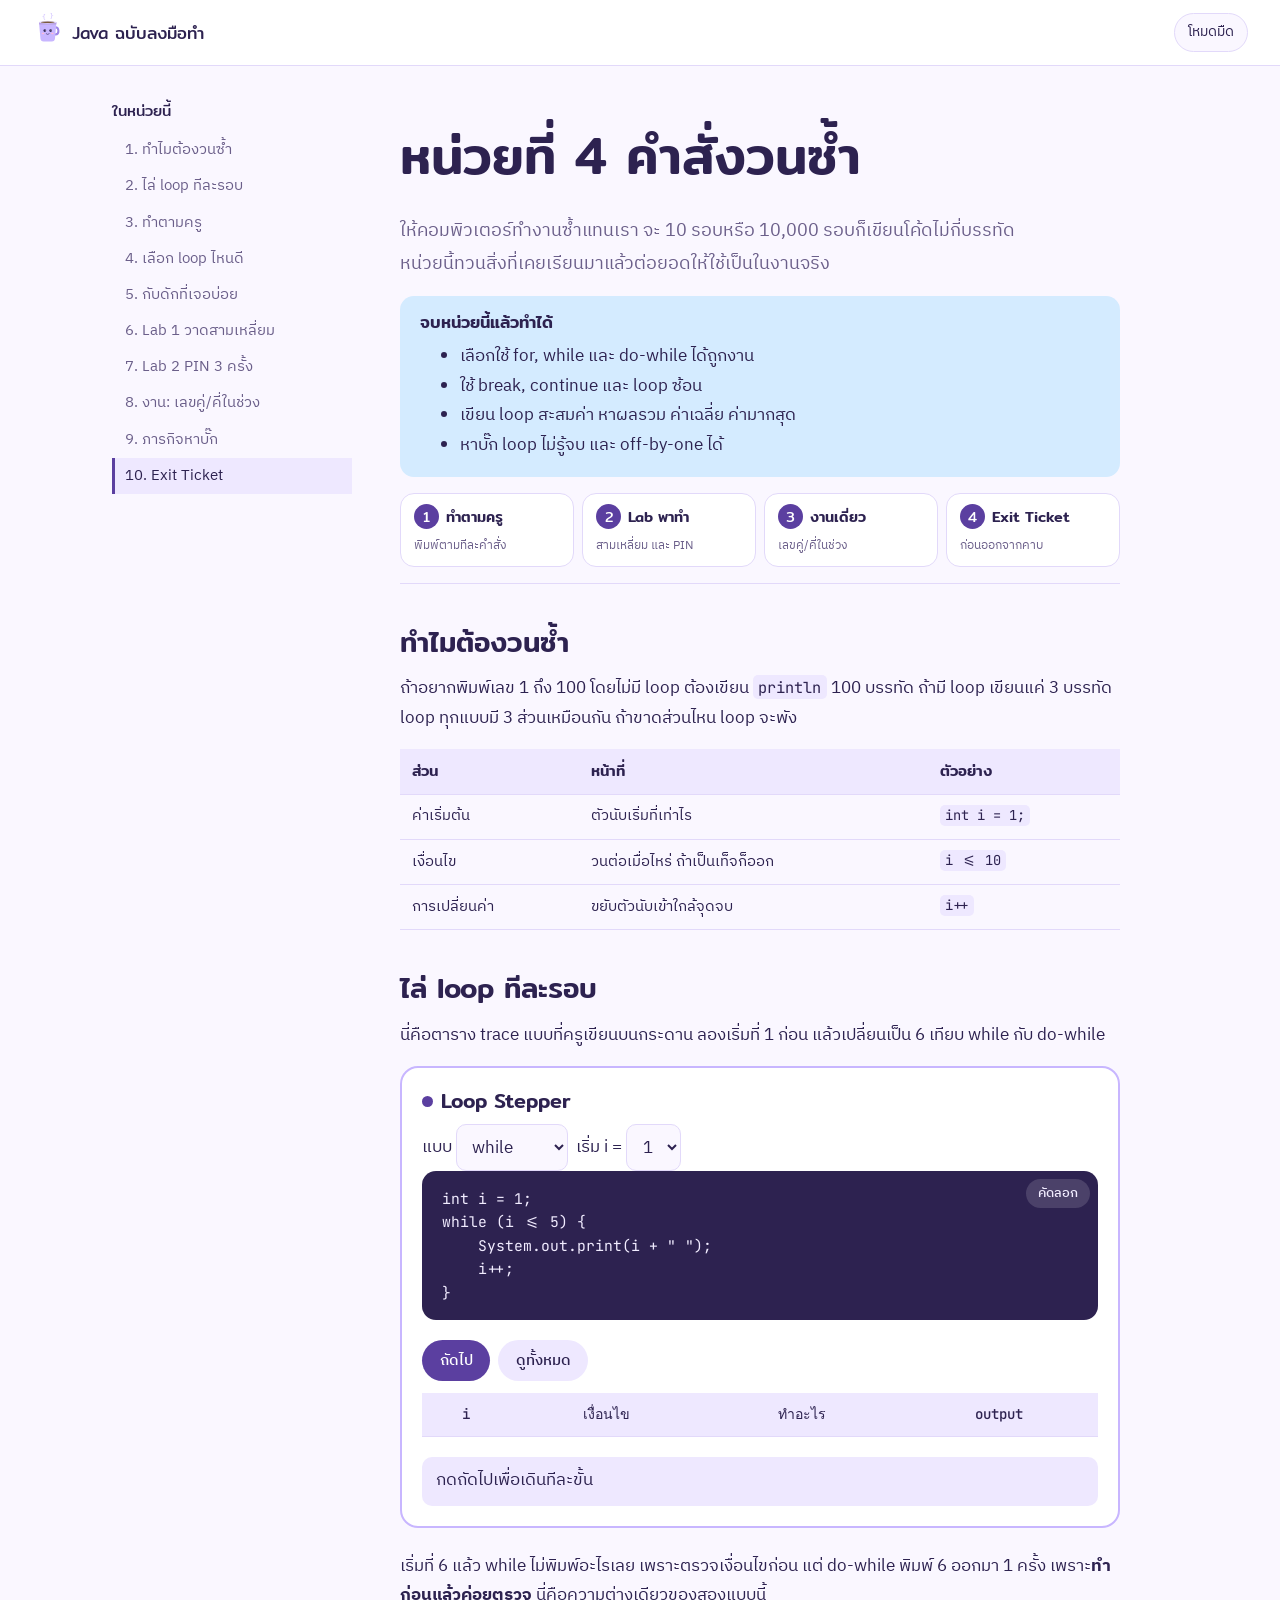
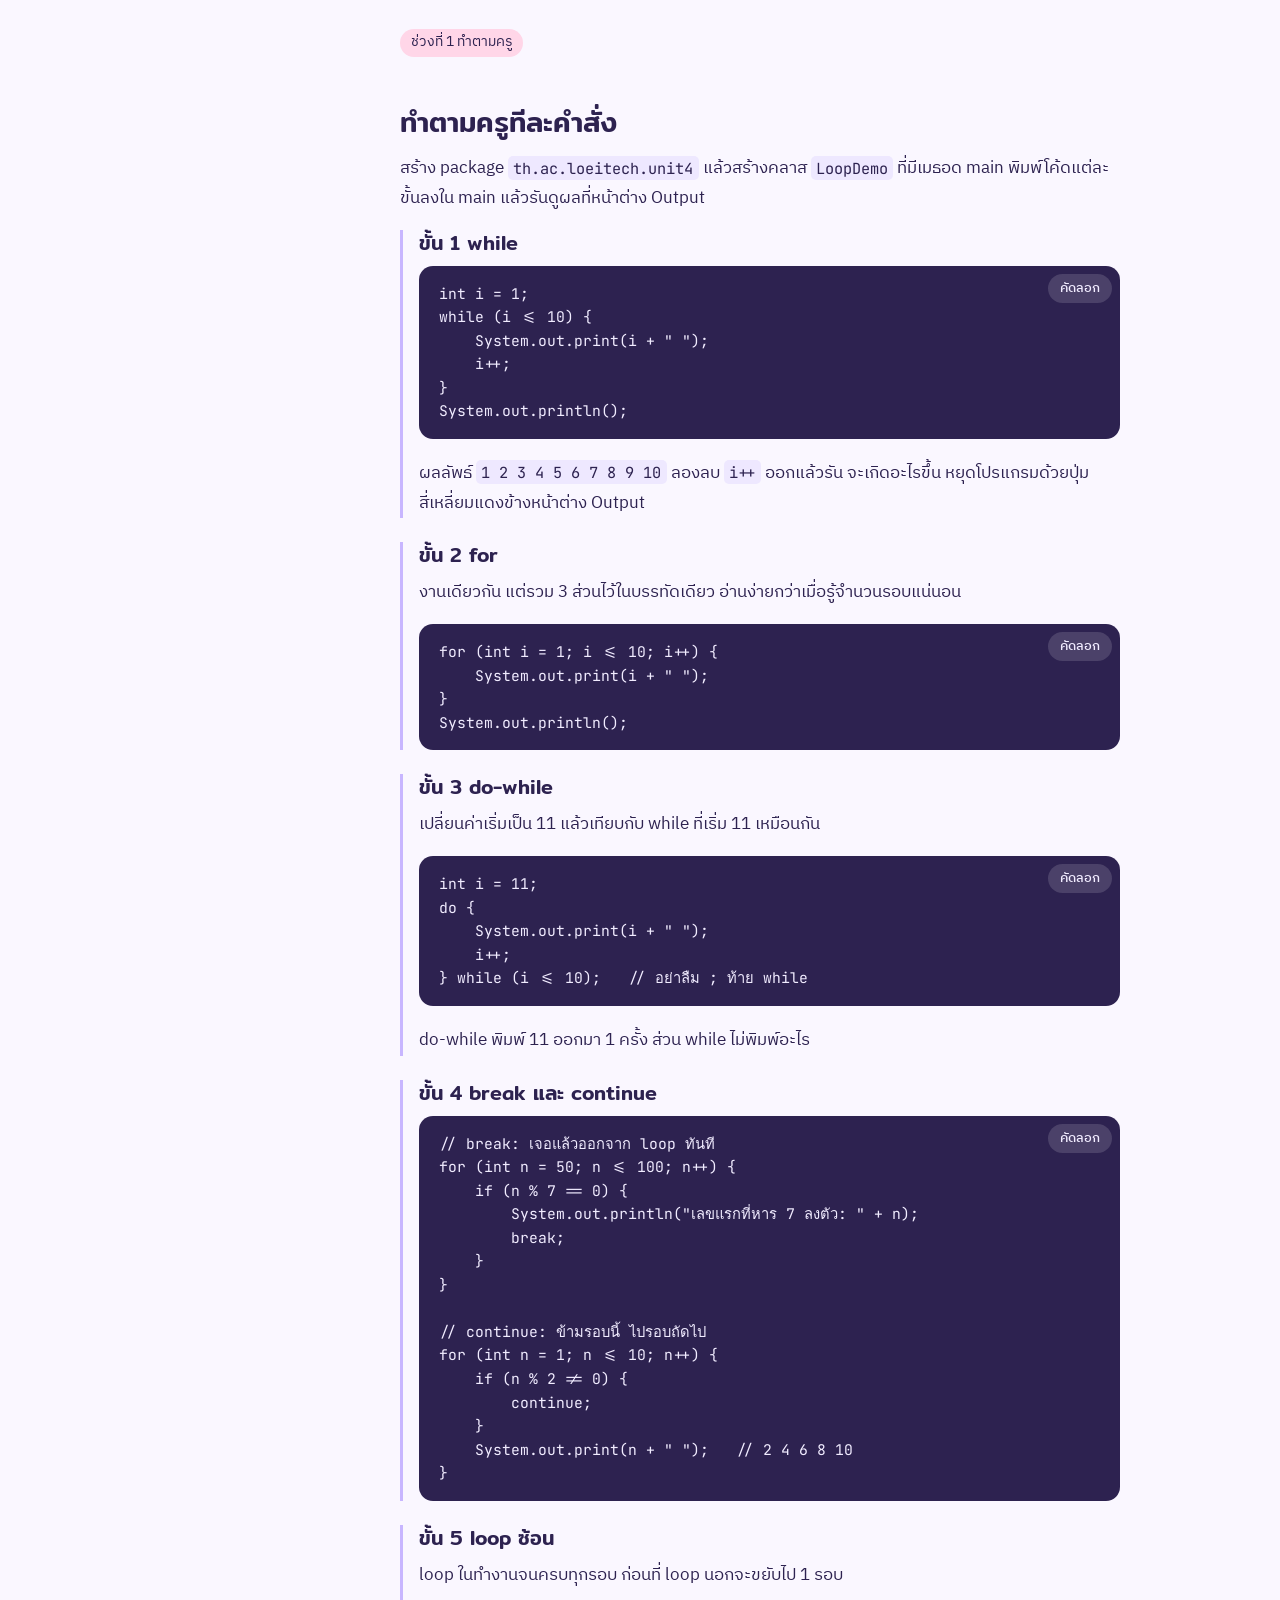
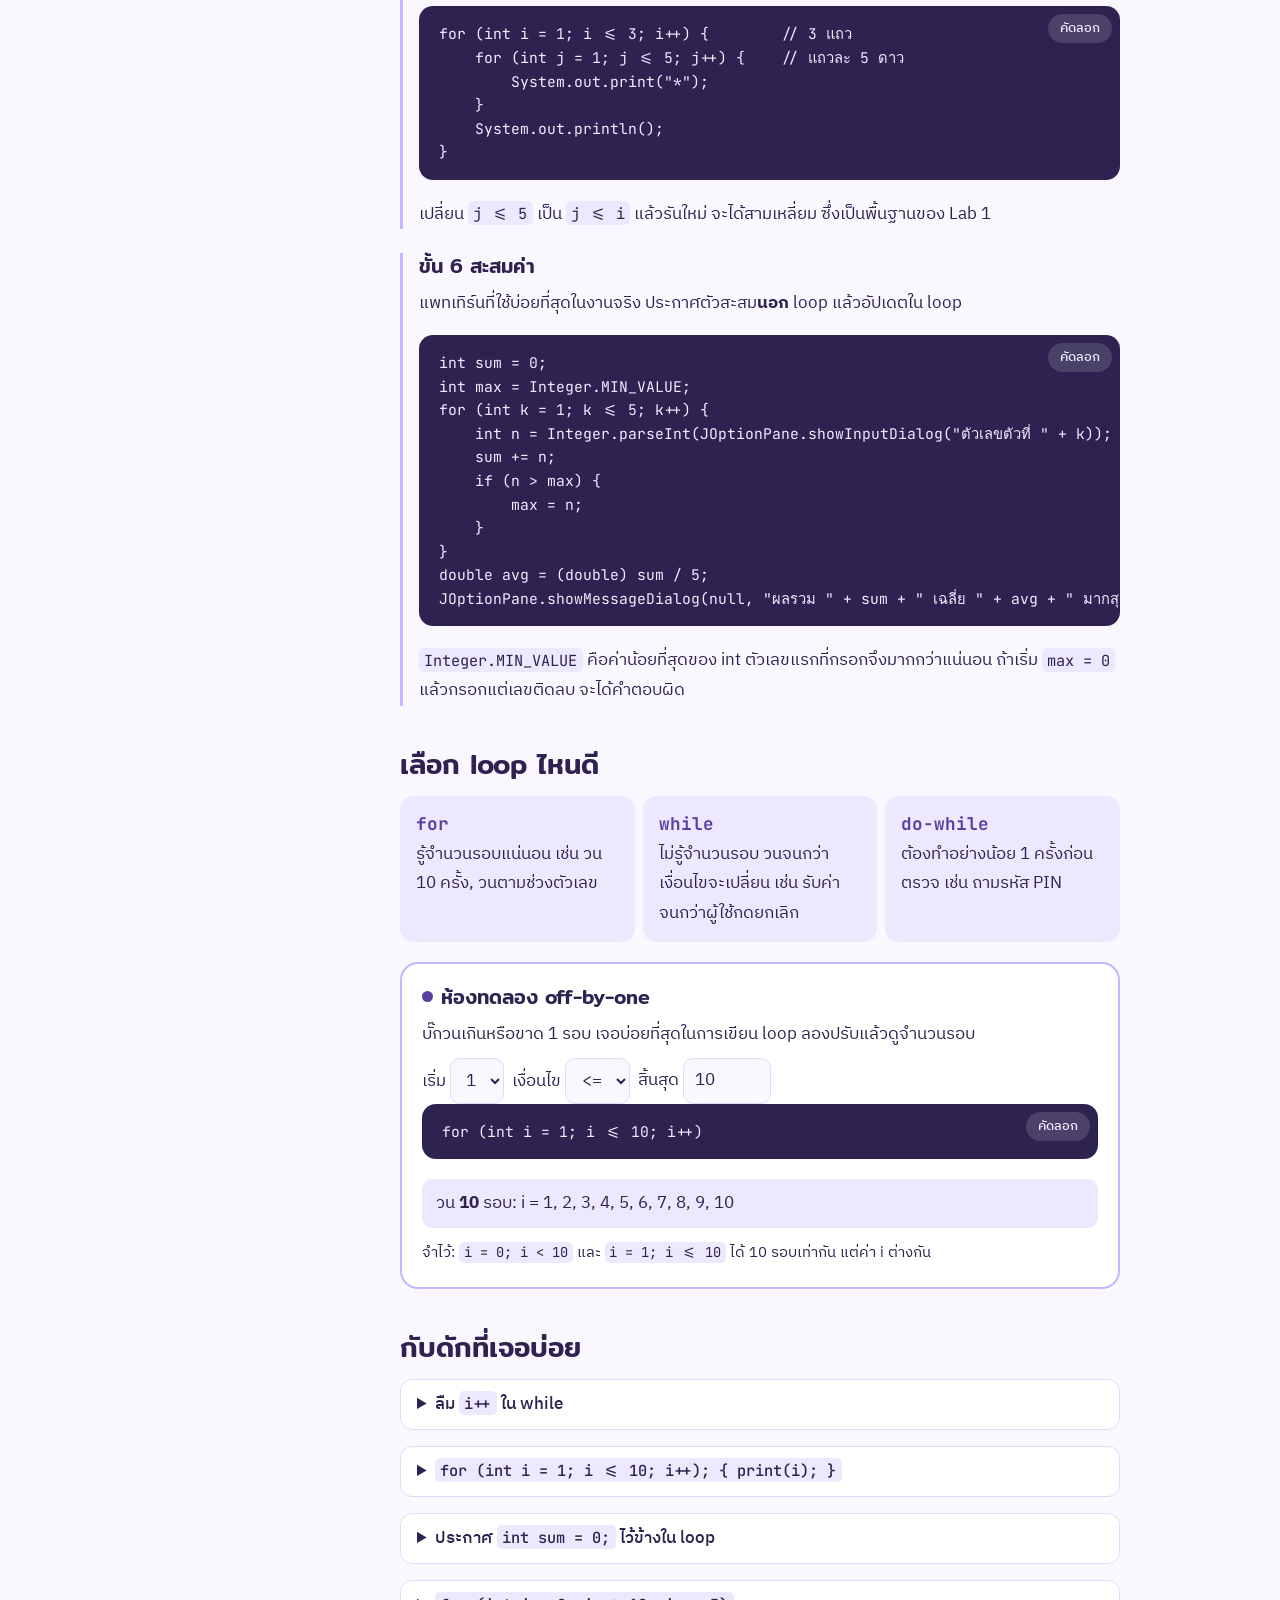
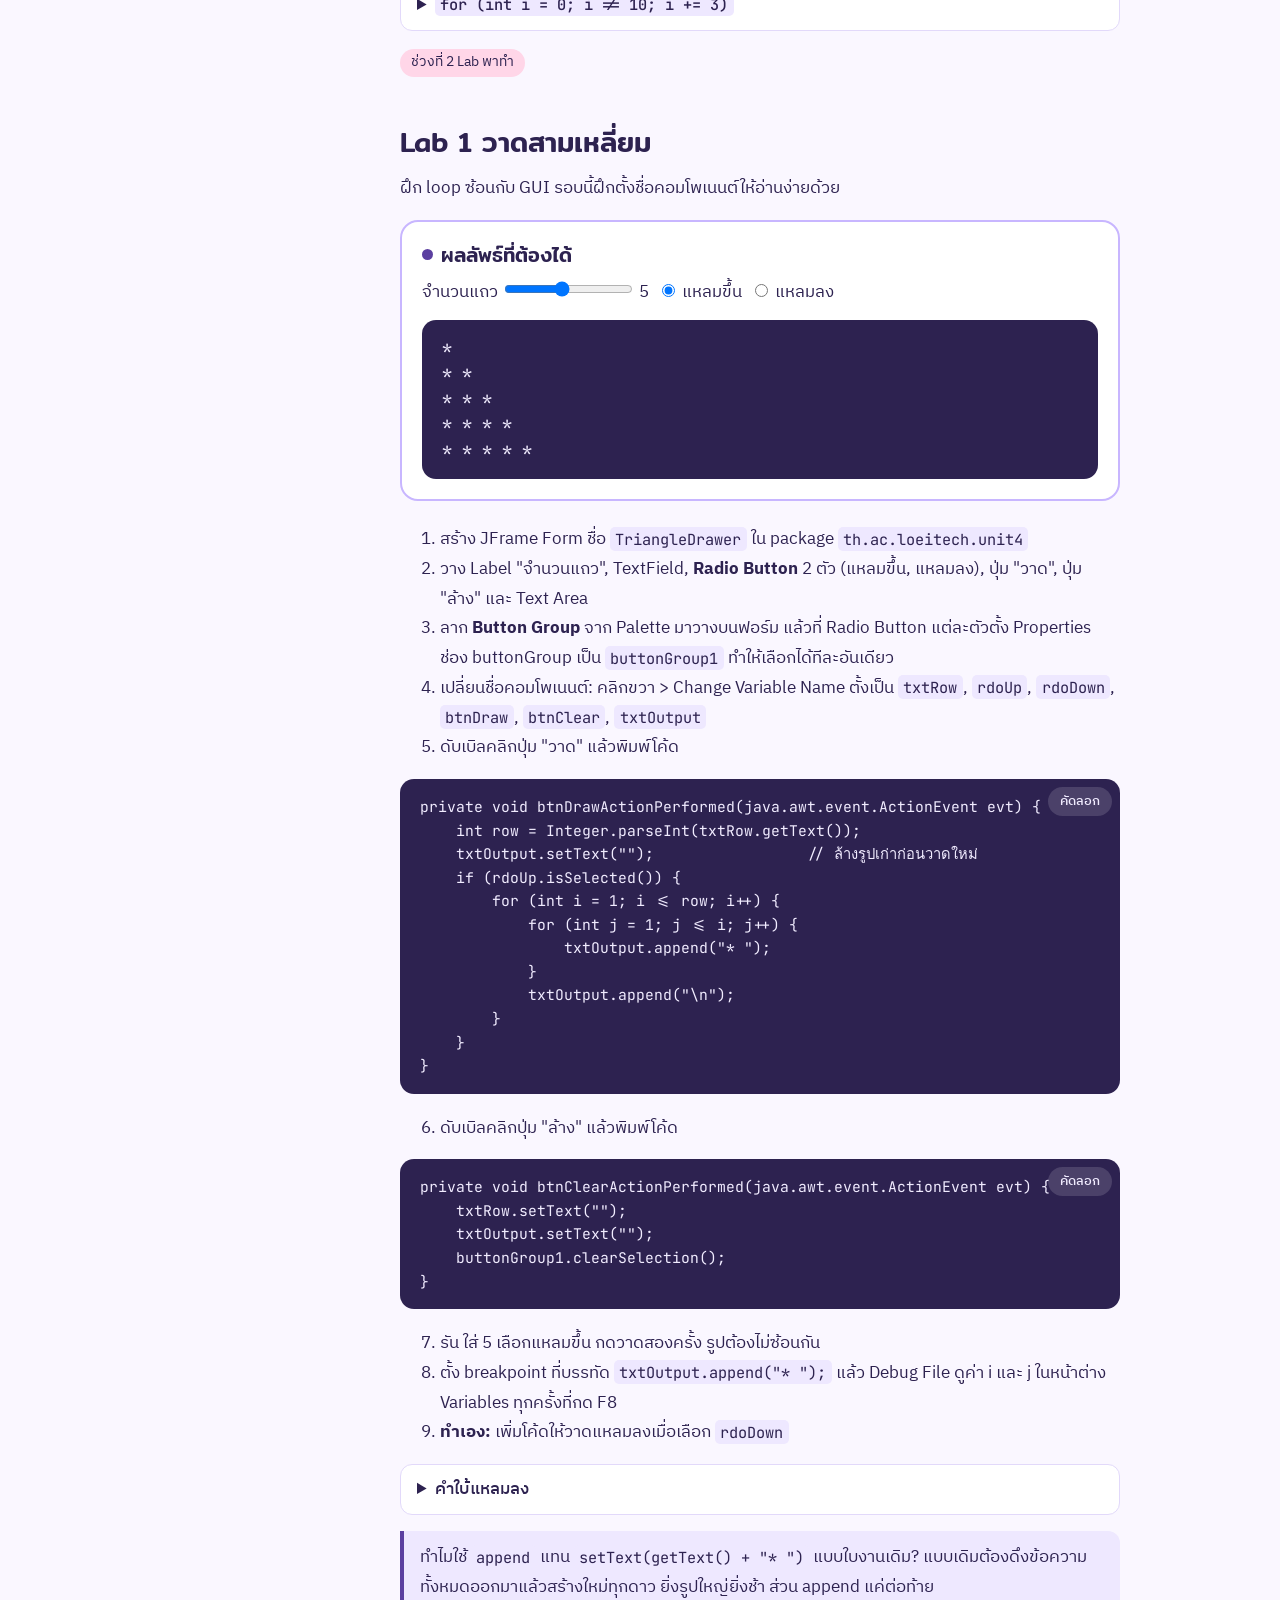
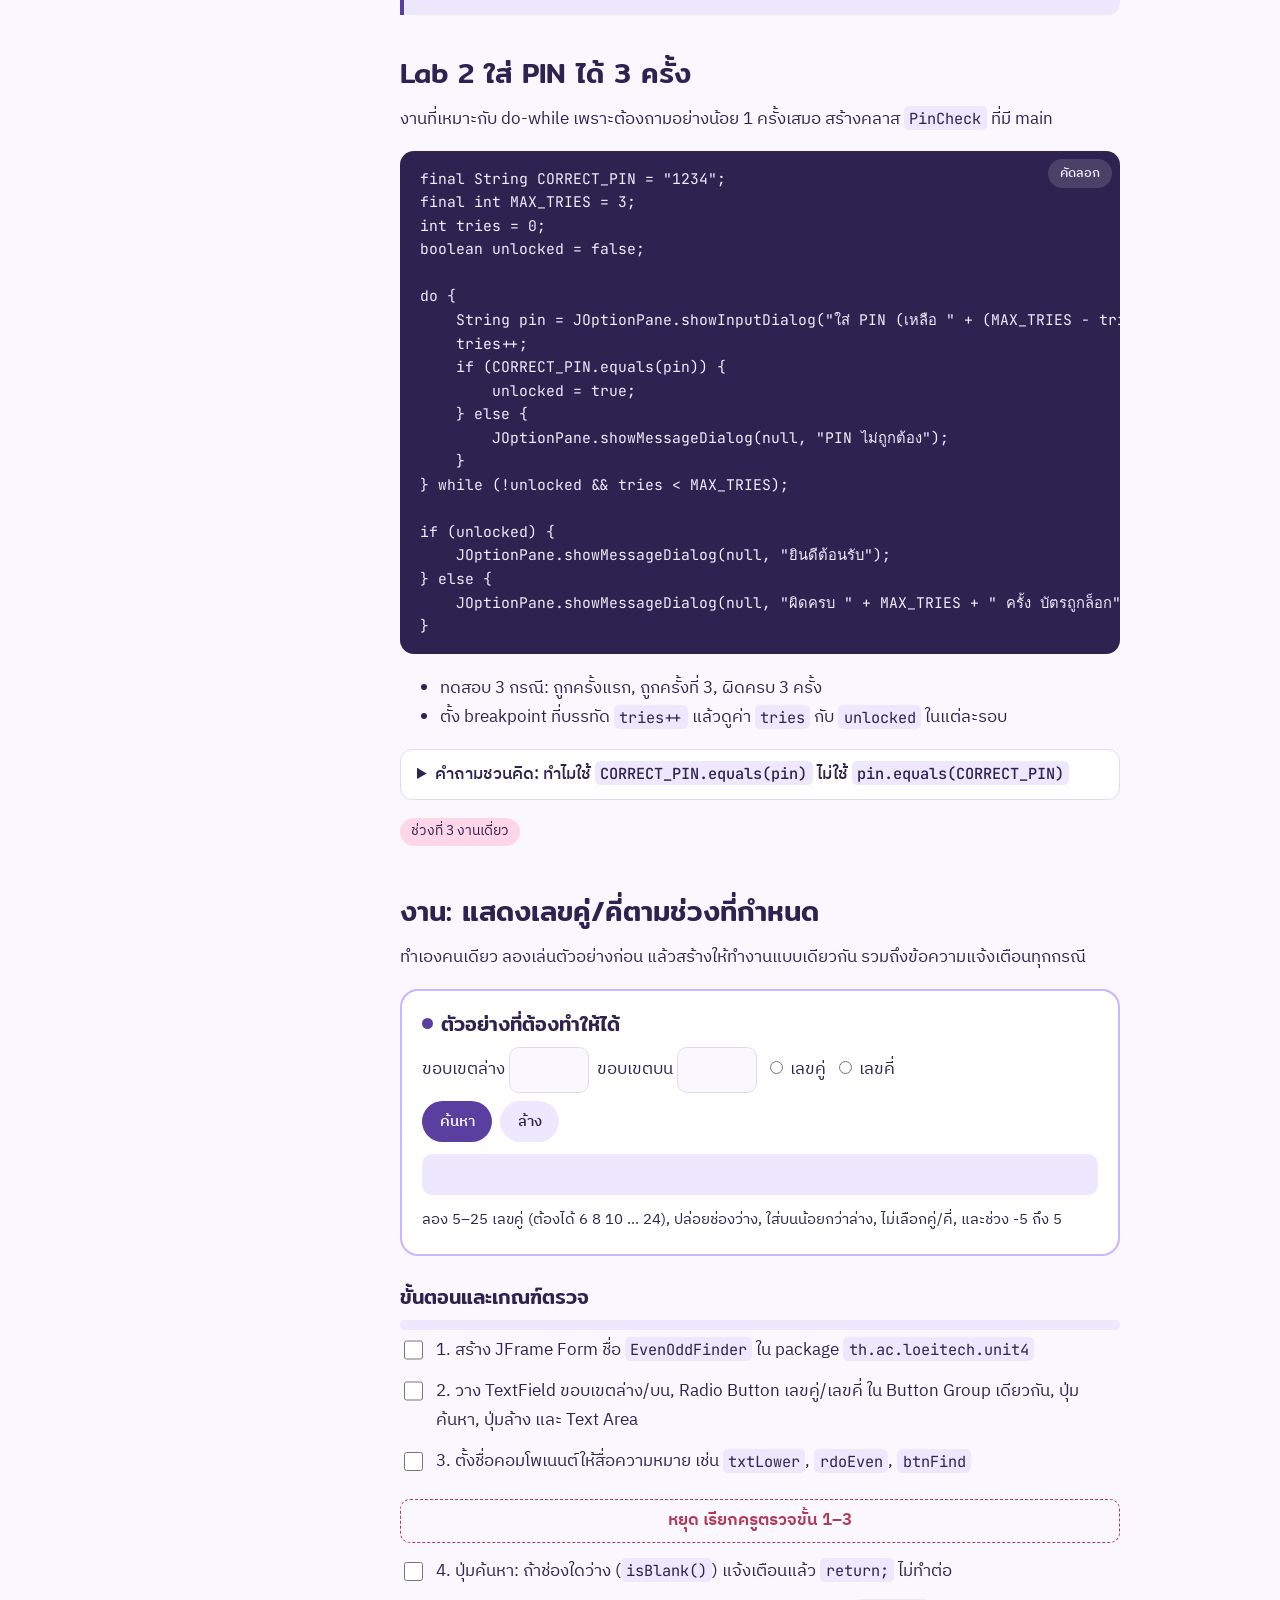
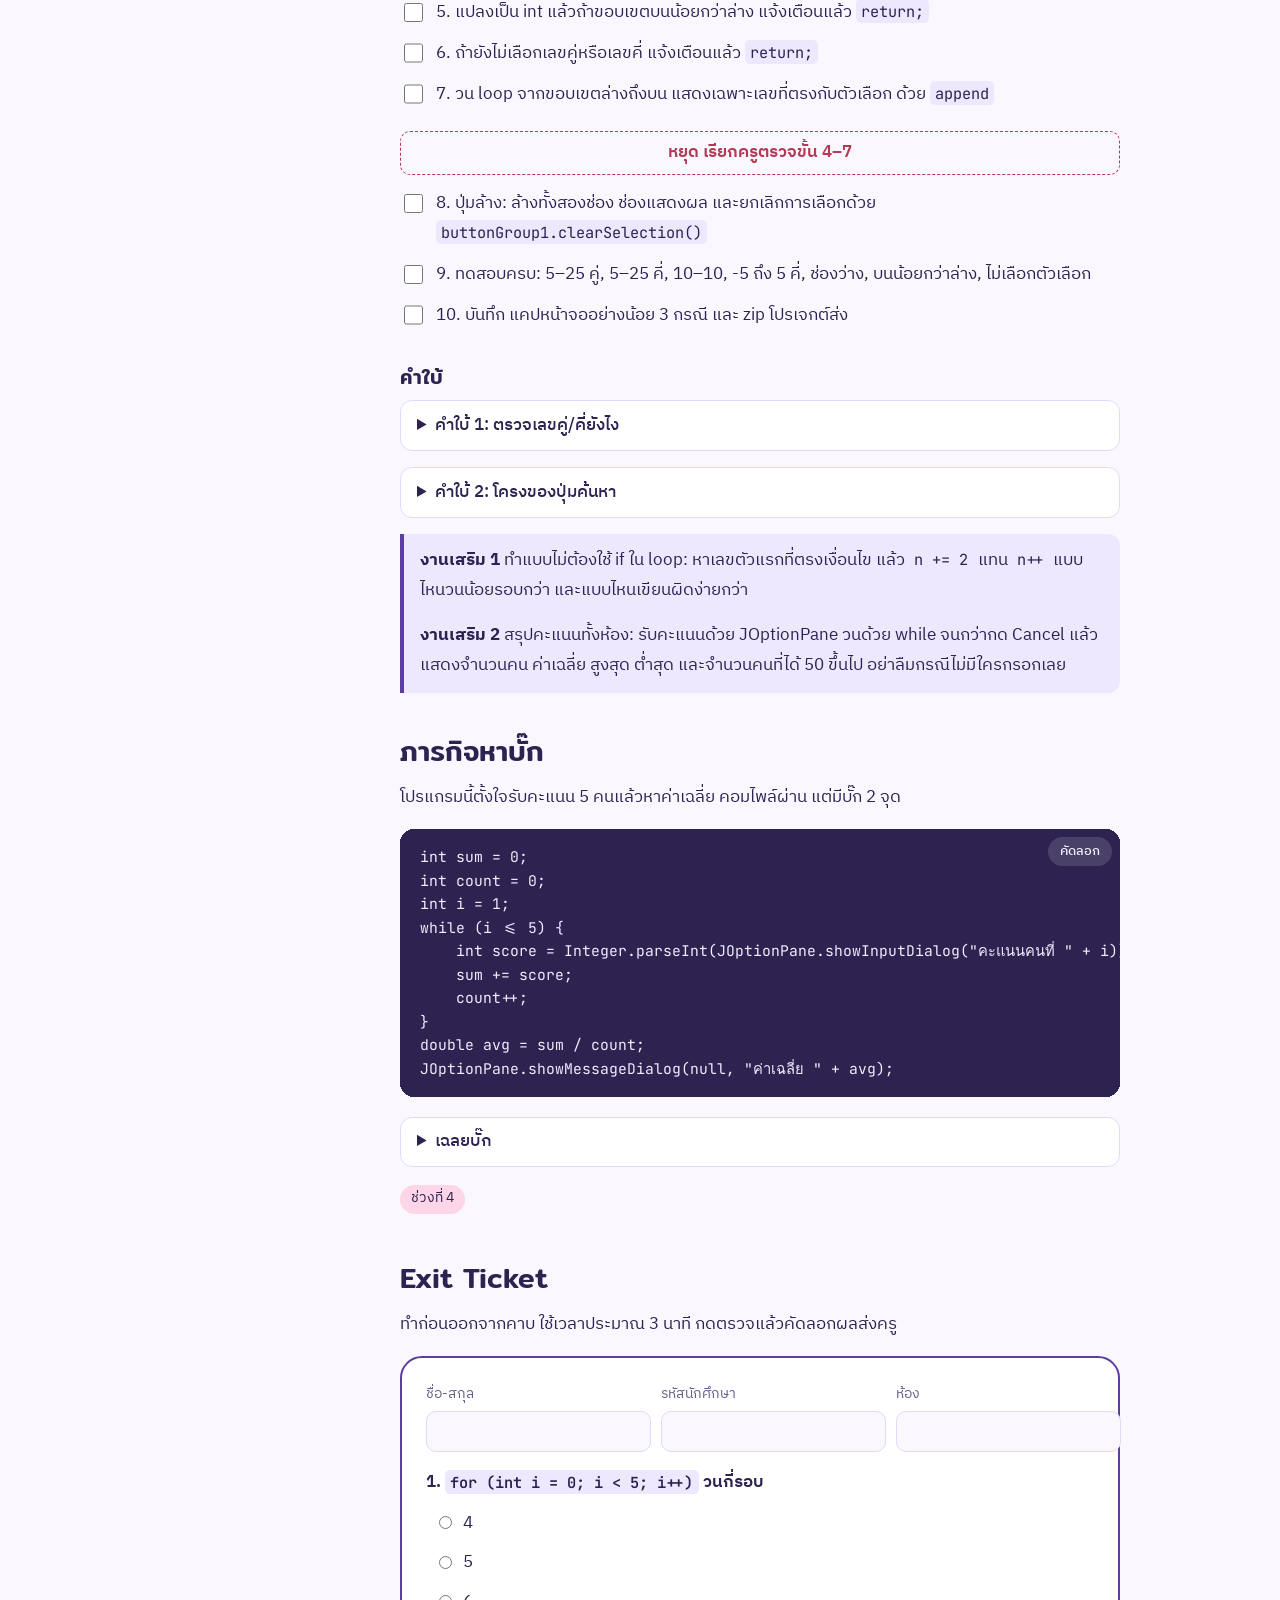
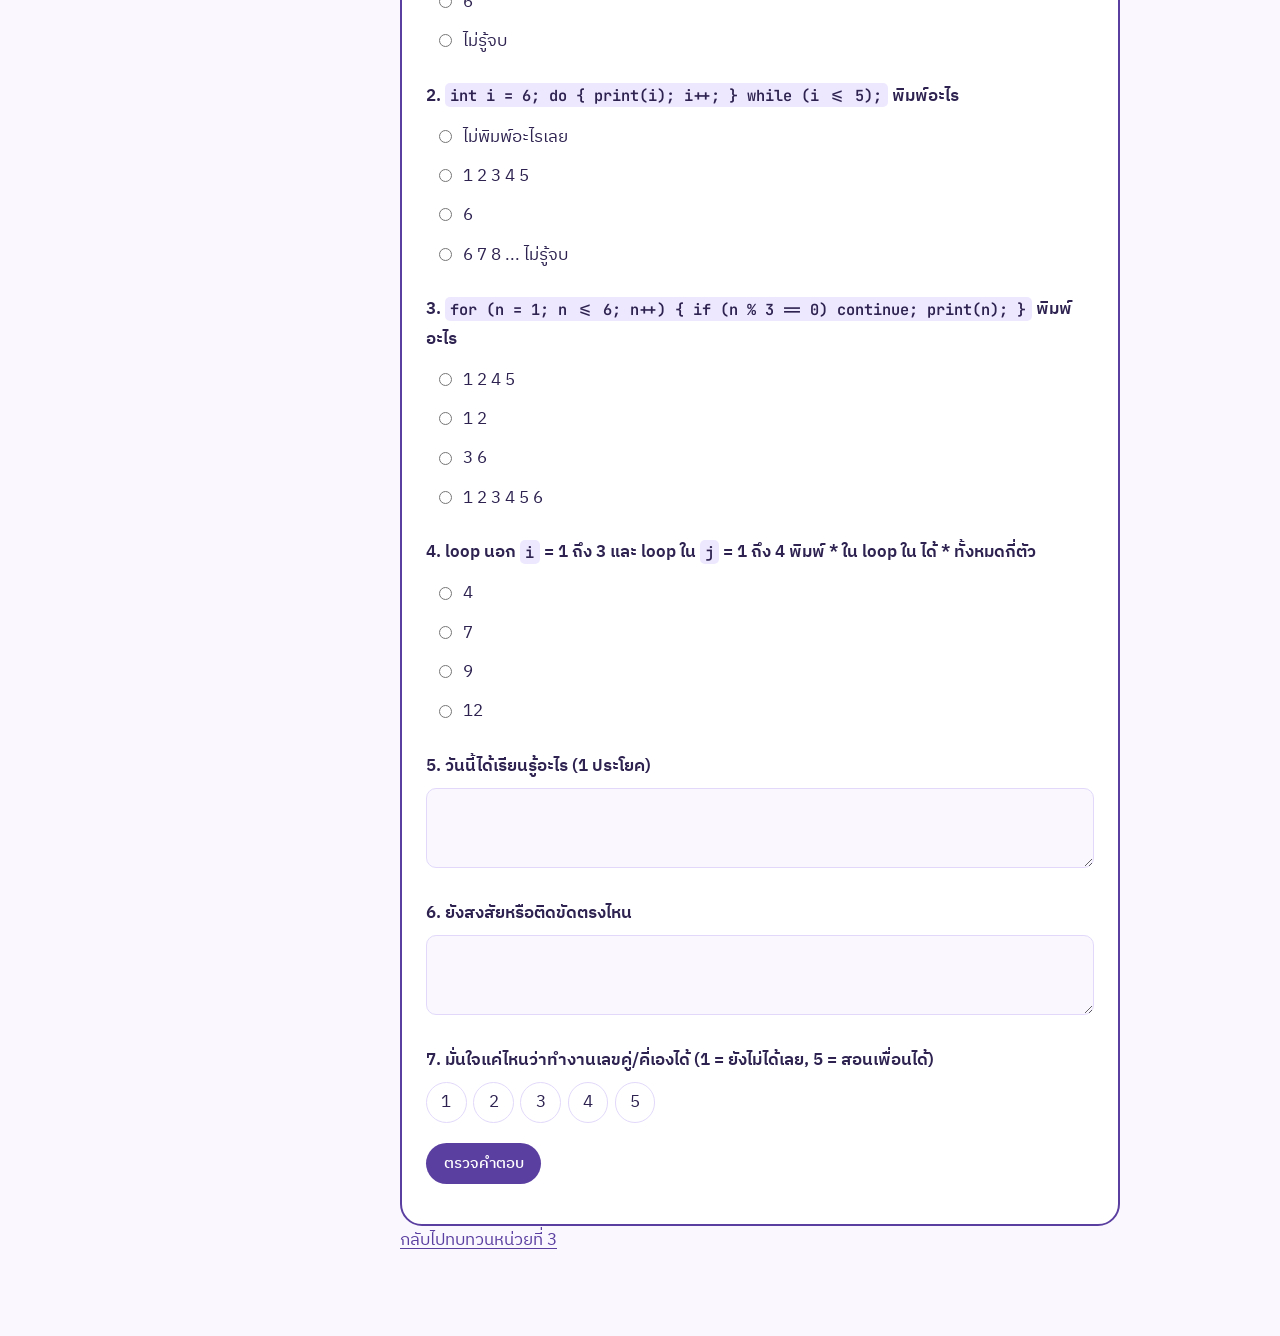
<file: unit4.html>
<!doctype html>
<html lang="th">
<head>
<meta charset="utf-8">
<meta name="viewport" content="width=device-width, initial-scale=1">
<title>หน่วยที่ 4 คำสั่งวนซ้ำ | Java ฉบับลงมือทำ</title>
<link rel="preconnect" href="https://fonts.googleapis.com">
<link rel="preconnect" href="https://fonts.gstatic.com" crossorigin>
<link href="https://fonts.googleapis.com/css2?family=IBM+Plex+Sans+Thai:wght@400;500;600&family=JetBrains+Mono:wght@400;500&family=Mitr:wght@400;500&display=swap" rel="stylesheet">
<link rel="stylesheet" href="assets/style.css">
</head>
<body>
<header class="topbar">
  <a class="home" href="index.html"><span data-javy></span>Java ฉบับลงมือทำ</a>
  <button class="icon-btn" type="button" data-theme-toggle>โหมดมืด</button>
</header>

<div class="wrap unit-layout">
  <nav class="toc" aria-label="สารบัญหน่วยที่ 4">
    <details open>
      <summary>ในหน่วยนี้</summary>
      <ol>
        <li><a href="#why">ทำไมต้องวนซ้ำ</a></li>
        <li><a href="#step">ไล่ loop ทีละรอบ</a></li>
        <li><a href="#demo">ทำตามครู</a></li>
        <li><a href="#choose">เลือก loop ไหนดี</a></li>
        <li><a href="#traps">กับดักที่เจอบ่อย</a></li>
        <li><a href="#lab1">Lab 1 วาดสามเหลี่ยม</a></li>
        <li><a href="#lab2">Lab 2 PIN 3 ครั้ง</a></li>
        <li><a href="#task">งาน: เลขคู่/คี่ในช่วง</a></li>
        <li><a href="#bug">ภารกิจหาบั๊ก</a></li>
        <li><a href="#exit">Exit Ticket</a></li>
      </ol>
    </details>
  </nav>

  <main class="content">
    <section class="unit-hero">
      <h1>หน่วยที่ 4 คำสั่งวนซ้ำ</h1>
      <p class="lead">ให้คอมพิวเตอร์ทำงานซ้ำแทนเรา จะ 10 รอบหรือ 10,000 รอบก็เขียนโค้ดไม่กี่บรรทัด หน่วยนี้ทวนสิ่งที่เคยเรียนมาแล้วต่อยอดให้ใช้เป็นในงานจริง</p>
      <div class="goal">
        <h3>จบหน่วยนี้แล้วทำได้</h3>
        <ul>
          <li>เลือกใช้ for, while และ do-while ได้ถูกงาน</li>
          <li>ใช้ break, continue และ loop ซ้อน</li>
          <li>เขียน loop สะสมค่า หาผลรวม ค่าเฉลี่ย ค่ามากสุด</li>
          <li>หาบั๊ก loop ไม่รู้จบ และ off-by-one ได้</li>
        </ul>
      </div>
      <ol class="phases" aria-label="ลำดับในคาบ">
        <li><strong>ทำตามครู</strong><small>พิมพ์ตามทีละคำสั่ง</small></li>
        <li><strong>Lab พาทำ</strong><small>สามเหลี่ยม และ PIN</small></li>
        <li><strong>งานเดี่ยว</strong><small>เลขคู่/คี่ในช่วง</small></li>
        <li><strong>Exit Ticket</strong><small>ก่อนออกจากคาบ</small></li>
      </ol>
    </section>

    <section id="why">
      <h2>ทำไมต้องวนซ้ำ</h2>
      <p>ถ้าอยากพิมพ์เลข 1 ถึง 100 โดยไม่มี loop ต้องเขียน <code>println</code> 100 บรรทัด ถ้ามี loop เขียนแค่ 3 บรรทัด loop ทุกแบบมี 3 ส่วนเหมือนกัน ถ้าขาดส่วนไหน loop จะพัง</p>
      <div class="table-scroll"><table>
        <thead><tr><th>ส่วน</th><th>หน้าที่</th><th>ตัวอย่าง</th></tr></thead>
        <tbody>
          <tr><td>ค่าเริ่มต้น</td><td>ตัวนับเริ่มที่เท่าไร</td><td><code>int i = 1;</code></td></tr>
          <tr><td>เงื่อนไข</td><td>วนต่อเมื่อไหร่ ถ้าเป็นเท็จก็ออก</td><td><code>i &lt;= 10</code></td></tr>
          <tr><td>การเปลี่ยนค่า</td><td>ขยับตัวนับเข้าใกล้จุดจบ</td><td><code>i++</code></td></tr>
        </tbody>
      </table></div>
    </section>

    <section id="step">
      <h2>ไล่ loop ทีละรอบ</h2>
      <p>นี่คือตาราง trace แบบที่ครูเขียนบนกระดาน ลองเริ่มที่ 1 ก่อน แล้วเปลี่ยนเป็น 6 เทียบ while กับ do-while</p>
      <div class="lab">
        <h3>Loop Stepper</h3>
        <div class="row">
          <label>แบบ <select id="ls-type"><option value="while">while</option><option value="do">do-while</option><option value="for">for</option></select></label>
          <label>เริ่ม i = <select id="ls-start"><option>1</option><option>4</option><option>6</option></select></label>
        </div>
        <div class="code"><pre id="ls-code"></pre></div>
        <div class="row">
          <button class="btn" type="button" id="ls-next">ถัดไป</button>
          <button class="btn ghost" type="button" id="ls-all">ดูทั้งหมด</button>
        </div>
        <div class="table-scroll" style="margin-top:.75rem"><table class="trace-table">
          <thead><tr><th>i</th><th>เงื่อนไข</th><th>ทำอะไร</th><th>output</th></tr></thead>
          <tbody id="ls-body"></tbody>
        </table></div>
        <div class="out" id="ls-out" aria-live="polite"></div>
      </div>
      <p>เริ่มที่ 6 แล้ว while ไม่พิมพ์อะไรเลย เพราะตรวจเงื่อนไขก่อน แต่ do-while พิมพ์ 6 ออกมา 1 ครั้ง เพราะ<strong>ทำก่อนแล้วค่อยตรวจ</strong> นี่คือความต่างเดียวของสองแบบนี้</p>
    </section>

    <section id="demo">
      <span class="phase-tag">ช่วงที่ 1 ทำตามครู</span>
      <h2>ทำตามครูทีละคำสั่ง</h2>
      <p>สร้าง package <code>th.ac.loeitech.unit4</code> แล้วสร้างคลาส <code>LoopDemo</code> ที่มีเมธอด main พิมพ์โค้ดแต่ละขั้นลงใน main แล้วรันดูผลที่หน้าต่าง Output</p>

      <div class="demo-step">
        <h3>ขั้น 1 while</h3>
        <div class="code"><pre><code>int i = 1;
while (i &lt;= 10) {
    System.out.print(i + " ");
    i++;
}
System.out.println();</code></pre></div>
        <p>ผลลัพธ์ <code>1 2 3 4 5 6 7 8 9 10</code> ลองลบ <code>i++</code> ออกแล้วรัน จะเกิดอะไรขึ้น หยุดโปรแกรมด้วยปุ่มสี่เหลี่ยมแดงข้างหน้าต่าง Output</p>
      </div>

      <div class="demo-step">
        <h3>ขั้น 2 for</h3>
        <p>งานเดียวกัน แต่รวม 3 ส่วนไว้ในบรรทัดเดียว อ่านง่ายกว่าเมื่อรู้จำนวนรอบแน่นอน</p>
        <div class="code"><pre><code>for (int i = 1; i &lt;= 10; i++) {
    System.out.print(i + " ");
}
System.out.println();</code></pre></div>
      </div>

      <div class="demo-step">
        <h3>ขั้น 3 do-while</h3>
        <p>เปลี่ยนค่าเริ่มเป็น 11 แล้วเทียบกับ while ที่เริ่ม 11 เหมือนกัน</p>
        <div class="code"><pre><code>int i = 11;
do {
    System.out.print(i + " ");
    i++;
} while (i &lt;= 10);   // อย่าลืม ; ท้าย while</code></pre></div>
        <p>do-while พิมพ์ 11 ออกมา 1 ครั้ง ส่วน while ไม่พิมพ์อะไร</p>
      </div>

      <div class="demo-step">
        <h3>ขั้น 4 break และ continue</h3>
        <div class="code"><pre><code>// break: เจอแล้วออกจาก loop ทันที
for (int n = 50; n &lt;= 100; n++) {
    if (n % 7 == 0) {
        System.out.println("เลขแรกที่หาร 7 ลงตัว: " + n);
        break;
    }
}

// continue: ข้ามรอบนี้ ไปรอบถัดไป
for (int n = 1; n &lt;= 10; n++) {
    if (n % 2 != 0) {
        continue;
    }
    System.out.print(n + " ");   // 2 4 6 8 10
}</code></pre></div>
      </div>

      <div class="demo-step">
        <h3>ขั้น 5 loop ซ้อน</h3>
        <p>loop ในทำงานจนครบทุกรอบ ก่อนที่ loop นอกจะขยับไป 1 รอบ</p>
        <div class="code"><pre><code>for (int i = 1; i &lt;= 3; i++) {        // 3 แถว
    for (int j = 1; j &lt;= 5; j++) {    // แถวละ 5 ดาว
        System.out.print("*");
    }
    System.out.println();
}</code></pre></div>
        <p>เปลี่ยน <code>j &lt;= 5</code> เป็น <code>j &lt;= i</code> แล้วรันใหม่ จะได้สามเหลี่ยม ซึ่งเป็นพื้นฐานของ Lab 1</p>
      </div>

      <div class="demo-step">
        <h3>ขั้น 6 สะสมค่า</h3>
        <p>แพทเทิร์นที่ใช้บ่อยที่สุดในงานจริง ประกาศตัวสะสม<strong>นอก</strong> loop แล้วอัปเดตใน loop</p>
        <div class="code"><pre><code>int sum = 0;
int max = Integer.MIN_VALUE;
for (int k = 1; k &lt;= 5; k++) {
    int n = Integer.parseInt(JOptionPane.showInputDialog("ตัวเลขตัวที่ " + k));
    sum += n;
    if (n &gt; max) {
        max = n;
    }
}
double avg = (double) sum / 5;
JOptionPane.showMessageDialog(null, "ผลรวม " + sum + " เฉลี่ย " + avg + " มากสุด " + max);</code></pre></div>
        <p><code>Integer.MIN_VALUE</code> คือค่าน้อยที่สุดของ int ตัวเลขแรกที่กรอกจึงมากกว่าแน่นอน ถ้าเริ่ม <code>max = 0</code> แล้วกรอกแต่เลขติดลบ จะได้คำตอบผิด</p>
      </div>
    </section>

    <section id="choose">
      <h2>เลือก loop ไหนดี</h2>
      <div class="choose">
        <div><strong>for</strong>รู้จำนวนรอบแน่นอน เช่น วน 10 ครั้ง, วนตามช่วงตัวเลข</div>
        <div><strong>while</strong>ไม่รู้จำนวนรอบ วนจนกว่าเงื่อนไขจะเปลี่ยน เช่น รับค่าจนกว่าผู้ใช้กดยกเลิก</div>
        <div><strong>do-while</strong>ต้องทำอย่างน้อย 1 ครั้งก่อนตรวจ เช่น ถามรหัส PIN</div>
      </div>
      <div class="lab">
        <h3>ห้องทดลอง off-by-one</h3>
        <p style="margin:0 0 .5rem">บั๊กวนเกินหรือขาด 1 รอบ เจอบ่อยที่สุดในการเขียน loop ลองปรับแล้วดูจำนวนรอบ</p>
        <div class="row">
          <label>เริ่ม <select id="ob-start"><option>0</option><option selected>1</option></select></label>
          <label>เงื่อนไข <select id="ob-op"><option>&lt;</option><option selected>&lt;=</option></select></label>
          <label>สิ้นสุด <input type="number" id="ob-end" value="10" style="width:5.5rem"></label>
        </div>
        <div class="code"><pre id="ob-code"></pre></div>
        <div class="out" id="ob-out" aria-live="polite"></div>
        <p style="margin:.75rem 0 0;font-size:.95rem">จำไว้: <code>i = 0; i &lt; 10</code> และ <code>i = 1; i &lt;= 10</code> ได้ 10 รอบเท่ากัน แต่ค่า i ต่างกัน</p>
      </div>
    </section>

    <section id="traps">
      <h2>กับดักที่เจอบ่อย</h2>
      <details class="reveal">
        <summary>ลืม <code>i++</code> ใน while</summary>
        <p>i ไม่เคยเปลี่ยน เงื่อนไขจริงตลอดไป เกิด <strong>loop ไม่รู้จบ</strong> โปรแกรมค้าง ใน NetBeans กดปุ่มสี่เหลี่ยมแดงข้างหน้าต่าง Output หรือเมนู Run > Stop Build/Run</p>
      </details>
      <details class="reveal">
        <summary><code>for (int i = 1; i &lt;= 10; i++); { print(i); }</code></summary>
        <p><code>;</code> หลังวงเล็บทำให้ loop วนตัวเปล่า 10 รอบ แล้วบล็อกข้างหลังทำงานแค่ครั้งเดียว ในกรณีนี้คอมไพล์ไม่ผ่านด้วย เพราะ i หมดขอบเขตไปแล้ว</p>
      </details>
      <details class="reveal">
        <summary>ประกาศ <code>int sum = 0;</code> ไว้ข้างใน loop</summary>
        <p>sum ถูกสร้างใหม่และกลับเป็น 0 ทุกรอบ และใช้นอก loop ไม่ได้ ตัวสะสมต้องประกาศก่อนเข้า loop เสมอ (ทวนเรื่องขอบเขตตัวแปรหน่วย 2)</p>
      </details>
      <details class="reveal">
        <summary><code>for (int i = 0; i != 10; i += 3)</code></summary>
        <p>i เป็น 0, 3, 6, 9, 12, ... ไม่มีวันเท่ากับ 10 พอดี loop จึงไม่จบ ใช้ <code>&lt;</code> หรือ <code>&lt;=</code> ปลอดภัยกว่า <code>!=</code></p>
      </details>
    </section>

    <section id="lab1">
      <span class="phase-tag">ช่วงที่ 2 Lab พาทำ</span>
      <h2>Lab 1 วาดสามเหลี่ยม</h2>
      <p>ฝึก loop ซ้อนกับ GUI รอบนี้ฝึกตั้งชื่อคอมโพเนนต์ให้อ่านง่ายด้วย</p>
      <div class="lab">
        <h3>ผลลัพธ์ที่ต้องได้</h3>
        <div class="row">
          <label>จำนวนแถว <input type="range" id="tri-rows" min="1" max="10" value="5"> <span id="tri-n">5</span></label>
          <label><input type="radio" name="tri-dir" value="up" checked> แหลมขึ้น</label>
          <label><input type="radio" name="tri-dir" value="down"> แหลมลง</label>
        </div>
        <div class="stars" id="tri-out" aria-live="polite"></div>
      </div>
      <ol>
        <li>สร้าง JFrame Form ชื่อ <code>TriangleDrawer</code> ใน package <code>th.ac.loeitech.unit4</code></li>
        <li>วาง Label "จำนวนแถว", TextField, <strong>Radio Button</strong> 2 ตัว (แหลมขึ้น, แหลมลง), ปุ่ม "วาด", ปุ่ม "ล้าง" และ Text Area</li>
        <li>ลาก <strong>Button Group</strong> จาก Palette มาวางบนฟอร์ม แล้วที่ Radio Button แต่ละตัวตั้ง Properties ช่อง buttonGroup เป็น <code>buttonGroup1</code> ทำให้เลือกได้ทีละอันเดียว</li>
        <li>เปลี่ยนชื่อคอมโพเนนต์: คลิกขวา > Change Variable Name ตั้งเป็น <code>txtRow</code>, <code>rdoUp</code>, <code>rdoDown</code>, <code>btnDraw</code>, <code>btnClear</code>, <code>txtOutput</code></li>
        <li>ดับเบิลคลิกปุ่ม "วาด" แล้วพิมพ์โค้ด</li>
      </ol>
      <div class="code"><pre><code>private void btnDrawActionPerformed(java.awt.event.ActionEvent evt) {
    int row = Integer.parseInt(txtRow.getText());
    txtOutput.setText("");                 // ล้างรูปเก่าก่อนวาดใหม่
    if (rdoUp.isSelected()) {
        for (int i = 1; i &lt;= row; i++) {
            for (int j = 1; j &lt;= i; j++) {
                txtOutput.append("* ");
            }
            txtOutput.append("\n");
        }
    }
}</code></pre></div>
      <ol start="6">
        <li>ดับเบิลคลิกปุ่ม "ล้าง" แล้วพิมพ์โค้ด</li>
      </ol>
      <div class="code"><pre><code>private void btnClearActionPerformed(java.awt.event.ActionEvent evt) {
    txtRow.setText("");
    txtOutput.setText("");
    buttonGroup1.clearSelection();
}</code></pre></div>
      <ol start="7">
        <li>รัน ใส่ 5 เลือกแหลมขึ้น กดวาดสองครั้ง รูปต้องไม่ซ้อนกัน</li>
        <li>ตั้ง breakpoint ที่บรรทัด <code>txtOutput.append("* ");</code> แล้ว Debug File ดูค่า i และ j ในหน้าต่าง Variables ทุกครั้งที่กด F8</li>
        <li><strong>ทำเอง:</strong> เพิ่มโค้ดให้วาดแหลมลงเมื่อเลือก <code>rdoDown</code></li>
      </ol>
      <details class="reveal">
        <summary>คำใบ้แหลมลง</summary>
        <p>ใช้ <code>else if (rdoDown.isSelected())</code> แล้วให้ loop นอกนับถอยหลัง <code>for (int i = row; i &gt;= 1; i--)</code> loop ในเหมือนเดิมทุกอย่าง</p>
      </details>
      <div class="note"><p>ทำไมใช้ <code>append</code> แทน <code>setText(getText() + "* ")</code> แบบใบงานเดิม? แบบเดิมต้องดึงข้อความทั้งหมดออกมาแล้วสร้างใหม่ทุกดาว ยิ่งรูปใหญ่ยิ่งช้า ส่วน append แค่ต่อท้าย</p></div>
    </section>

    <section id="lab2">
      <h2>Lab 2 ใส่ PIN ได้ 3 ครั้ง</h2>
      <p>งานที่เหมาะกับ do-while เพราะต้องถามอย่างน้อย 1 ครั้งเสมอ สร้างคลาส <code>PinCheck</code> ที่มี main</p>
      <div class="code"><pre><code>final String CORRECT_PIN = "1234";
final int MAX_TRIES = 3;
int tries = 0;
boolean unlocked = false;

do {
    String pin = JOptionPane.showInputDialog("ใส่ PIN (เหลือ " + (MAX_TRIES - tries) + " ครั้ง)");
    tries++;
    if (CORRECT_PIN.equals(pin)) {
        unlocked = true;
    } else {
        JOptionPane.showMessageDialog(null, "PIN ไม่ถูกต้อง");
    }
} while (!unlocked &amp;&amp; tries &lt; MAX_TRIES);

if (unlocked) {
    JOptionPane.showMessageDialog(null, "ยินดีต้อนรับ");
} else {
    JOptionPane.showMessageDialog(null, "ผิดครบ " + MAX_TRIES + " ครั้ง บัตรถูกล็อก");
}</code></pre></div>
      <ul>
        <li>ทดสอบ 3 กรณี: ถูกครั้งแรก, ถูกครั้งที่ 3, ผิดครบ 3 ครั้ง</li>
        <li>ตั้ง breakpoint ที่บรรทัด <code>tries++</code> แล้วดูค่า <code>tries</code> กับ <code>unlocked</code> ในแต่ละรอบ</li>
      </ul>
      <details class="reveal">
        <summary>คำถามชวนคิด: ทำไมใช้ <code>CORRECT_PIN.equals(pin)</code> ไม่ใช้ <code>pin.equals(CORRECT_PIN)</code></summary>
        <p>ถ้ากด Cancel <code>pin</code> จะเป็น <code>null</code> แล้ว <code>pin.equals(...)</code> จะพัง แต่ <code>"1234".equals(null)</code> แค่ได้ false เอาค่าคงที่ไว้หน้าจึงปลอดภัยกว่า</p>
      </details>
    </section>

    <section id="task">
      <span class="phase-tag">ช่วงที่ 3 งานเดี่ยว</span>
      <h2>งาน: แสดงเลขคู่/คี่ตามช่วงที่กำหนด</h2>
      <p>ทำเองคนเดียว ลองเล่นตัวอย่างก่อน แล้วสร้างให้ทำงานแบบเดียวกัน รวมถึงข้อความแจ้งเตือนทุกกรณี</p>
      <div class="lab">
        <h3>ตัวอย่างที่ต้องทำให้ได้</h3>
        <div class="row">
          <label>ขอบเขตล่าง <input type="text" id="eo-lo" inputmode="numeric" style="width:5rem"></label>
          <label>ขอบเขตบน <input type="text" id="eo-hi" inputmode="numeric" style="width:5rem"></label>
          <label><input type="radio" name="eo-type" value="even"> เลขคู่</label>
          <label><input type="radio" name="eo-type" value="odd"> เลขคี่</label>
        </div>
        <div class="row" style="margin-top:.5rem">
          <button class="btn" type="button" id="eo-find">ค้นหา</button>
          <button class="btn ghost" type="button" id="eo-clear">ล้าง</button>
        </div>
        <div class="out" id="eo-out" aria-live="polite"></div>
        <p style="margin:.75rem 0 0;font-size:.95rem">ลอง 5–25 เลขคู่ (ต้องได้ 6 8 10 ... 24), ปล่อยช่องว่าง, ใส่บนน้อยกว่าล่าง, ไม่เลือกคู่/คี่, และช่วง -5 ถึง 5</p>
      </div>

      <h3>ขั้นตอนและเกณฑ์ตรวจ</h3>
      <div class="progress" data-progress="unit4"><span></span></div>
      <ul class="checklist" data-checklist="unit4">
        <li><input type="checkbox" id="u4c1"><label for="u4c1">1. สร้าง JFrame Form ชื่อ <code>EvenOddFinder</code> ใน package <code>th.ac.loeitech.unit4</code></label></li>
        <li><input type="checkbox" id="u4c2"><label for="u4c2">2. วาง TextField ขอบเขตล่าง/บน, Radio Button เลขคู่/เลขคี่ ใน Button Group เดียวกัน, ปุ่มค้นหา, ปุ่มล้าง และ Text Area</label></li>
        <li><input type="checkbox" id="u4c3"><label for="u4c3">3. ตั้งชื่อคอมโพเนนต์ให้สื่อความหมาย เช่น <code>txtLower</code>, <code>rdoEven</code>, <code>btnFind</code></label></li>
      </ul>
      <p class="teacher-stop">หยุด เรียกครูตรวจขั้น 1–3</p>
      <ul class="checklist" data-checklist="unit4">
        <li><input type="checkbox" id="u4c4"><label for="u4c4">4. ปุ่มค้นหา: ถ้าช่องใดว่าง (<code>isBlank()</code>) แจ้งเตือนแล้ว <code>return;</code> ไม่ทำต่อ</label></li>
        <li><input type="checkbox" id="u4c5"><label for="u4c5">5. แปลงเป็น int แล้วถ้าขอบเขตบนน้อยกว่าล่าง แจ้งเตือนแล้ว <code>return;</code></label></li>
        <li><input type="checkbox" id="u4c6"><label for="u4c6">6. ถ้ายังไม่เลือกเลขคู่หรือเลขคี่ แจ้งเตือนแล้ว <code>return;</code></label></li>
        <li><input type="checkbox" id="u4c7"><label for="u4c7">7. วน loop จากขอบเขตล่างถึงบน แสดงเฉพาะเลขที่ตรงกับตัวเลือก ด้วย <code>append</code></label></li>
      </ul>
      <p class="teacher-stop">หยุด เรียกครูตรวจขั้น 4–7</p>
      <ul class="checklist" data-checklist="unit4">
        <li><input type="checkbox" id="u4c8"><label for="u4c8">8. ปุ่มล้าง: ล้างทั้งสองช่อง ช่องแสดงผล และยกเลิกการเลือกด้วย <code>buttonGroup1.clearSelection()</code></label></li>
        <li><input type="checkbox" id="u4c9"><label for="u4c9">9. ทดสอบครบ: 5–25 คู่, 5–25 คี่, 10–10, -5 ถึง 5 คี่, ช่องว่าง, บนน้อยกว่าล่าง, ไม่เลือกตัวเลือก</label></li>
        <li><input type="checkbox" id="u4c10"><label for="u4c10">10. บันทึก แคปหน้าจออย่างน้อย 3 กรณี และ zip โปรเจกต์ส่ง</label></li>
      </ul>

      <h3>คำใบ้</h3>
      <details class="reveal">
        <summary>คำใบ้ 1: ตรวจเลขคู่/คี่ยังไง</summary>
        <p>เลขคู่ใช้ <code>n % 2 == 0</code> ส่วนเลขคี่ให้ใช้ <code>n % 2 != 0</code> <strong>อย่าใช้</strong> <code>n % 2 == 1</code> เพราะใน Java <code>-3 % 2</code> ได้ <code>-1</code> เลขคี่ติดลบจะหายไปหมด (ทวนห้องทดลองการหารในหน่วย 2)</p>
      </details>
      <details class="reveal">
        <summary>คำใบ้ 2: โครงของปุ่มค้นหา</summary>
        <div class="code"><pre><code>if (ช่องใดว่าง) { แจ้งเตือน; return; }
int lower = ..., upper = ...;
if (upper &lt; lower) { แจ้งเตือน; return; }
if (ไม่ได้เลือกทั้งคู่และคี่) { แจ้งเตือน; return; }
txtOutput.setText("");
for (int n = lower; n &lt;= upper; n++) {
    if (เลือกคู่ และ n เป็นเลขคู่ หรือ เลือกคี่ และ n เป็นเลขคี่) {
        txtOutput.append(n + " ");
    }
}</code></pre></div>
      </details>
      <div class="note">
        <p><strong>งานเสริม 1</strong> ทำแบบไม่ต้องใช้ if ใน loop: หาเลขตัวแรกที่ตรงเงื่อนไข แล้ว <code>n += 2</code> แทน <code>n++</code> แบบไหนวนน้อยรอบกว่า และแบบไหนเขียนผิดง่ายกว่า</p>
        <p><strong>งานเสริม 2</strong> สรุปคะแนนทั้งห้อง: รับคะแนนด้วย JOptionPane วนด้วย while จนกว่ากด Cancel แล้วแสดงจำนวนคน ค่าเฉลี่ย สูงสุด ต่ำสุด และจำนวนคนที่ได้ 50 ขึ้นไป อย่าลืมกรณีไม่มีใครกรอกเลย</p>
      </div>
    </section>

    <section id="bug">
      <h2>ภารกิจหาบั๊ก</h2>
      <p>โปรแกรมนี้ตั้งใจรับคะแนน 5 คนแล้วหาค่าเฉลี่ย คอมไพล์ผ่าน แต่มีบั๊ก 2 จุด</p>
      <div class="code"><pre><code>int sum = 0;
int count = 0;
int i = 1;
while (i &lt;= 5) {
    int score = Integer.parseInt(JOptionPane.showInputDialog("คะแนนคนที่ " + i));
    sum += score;
    count++;
}
double avg = sum / count;
JOptionPane.showMessageDialog(null, "ค่าเฉลี่ย " + avg);</code></pre></div>
      <details class="reveal">
        <summary>เฉลยบั๊ก</summary>
        <p><strong>บั๊ก 1:</strong> ไม่มี <code>i++</code> ใน loop โปรแกรมจะถาม "คะแนนคนที่ 1" ไปเรื่อย ๆ ไม่จบ</p>
        <p><strong>บั๊ก 2:</strong> <code>sum / count</code> เป็น int หาร int เศษทศนิยมหายก่อนเก็บลง double แก้เป็น <code>(double) sum / count</code></p>
      </details>
    </section>

    <section id="exit">
      <span class="phase-tag">ช่วงที่ 4</span>
      <h2>Exit Ticket</h2>
      <p>ทำก่อนออกจากคาบ ใช้เวลาประมาณ 3 นาที กดตรวจแล้วคัดลอกผลส่งครู</p>
      <form class="exit" data-exit="unit4" data-title="หน่วยที่ 4" data-form-url="" novalidate>
        <div class="who">
          <label>ชื่อ-สกุล<input type="text" name="name" autocomplete="name"></label>
          <label>รหัสนักศึกษา<input type="text" name="sid" inputmode="numeric"></label>
          <label>ห้อง<input type="text" name="room"></label>
        </div>

        <fieldset data-correct="b" data-explain="i เป็น 0, 1, 2, 3, 4 รวม 5 รอบ พอ i เป็น 5 เงื่อนไข 5 &lt; 5 เป็นเท็จ">
          <legend>1. <code>for (int i = 0; i &lt; 5; i++)</code> วนกี่รอบ</legend>
          <label class="opt"><input type="radio" name="q1" value="a">4</label>
          <label class="opt"><input type="radio" name="q1" value="b">5</label>
          <label class="opt"><input type="radio" name="q1" value="c">6</label>
          <label class="opt"><input type="radio" name="q1" value="d">ไม่รู้จบ</label>
        </fieldset>

        <fieldset data-correct="c" data-explain="do-while ทำก่อนตรวจ จึงพิมพ์ 6 ออกมา 1 ครั้ง แล้วพอตรวจ 7 &lt;= 5 เป็นเท็จก็ออก">
          <legend>2. <code>int i = 6; do { print(i); i++; } while (i &lt;= 5);</code> พิมพ์อะไร</legend>
          <label class="opt"><input type="radio" name="q2" value="a">ไม่พิมพ์อะไรเลย</label>
          <label class="opt"><input type="radio" name="q2" value="b">1 2 3 4 5</label>
          <label class="opt"><input type="radio" name="q2" value="c">6</label>
          <label class="opt"><input type="radio" name="q2" value="d">6 7 8 ... ไม่รู้จบ</label>
        </fieldset>

        <fieldset data-correct="a" data-explain="continue ข้ามรอบที่ n หาร 3 ลงตัว คือ 3 และ 6">
          <legend>3. <code>for (n = 1; n &lt;= 6; n++) { if (n % 3 == 0) continue; print(n); }</code> พิมพ์อะไร</legend>
          <label class="opt"><input type="radio" name="q3" value="a">1 2 4 5</label>
          <label class="opt"><input type="radio" name="q3" value="b">1 2</label>
          <label class="opt"><input type="radio" name="q3" value="c">3 6</label>
          <label class="opt"><input type="radio" name="q3" value="d">1 2 3 4 5 6</label>
        </fieldset>

        <fieldset data-correct="d" data-explain="loop นอก 3 รอบ แต่ละรอบ loop ในวน 4 รอบ รวม 3 × 4 = 12">
          <legend>4. loop นอก <code>i</code> = 1 ถึง 3 และ loop ใน <code>j</code> = 1 ถึง 4 พิมพ์ * ใน loop ใน ได้ * ทั้งหมดกี่ตัว</legend>
          <label class="opt"><input type="radio" name="q4" value="a">4</label>
          <label class="opt"><input type="radio" name="q4" value="b">7</label>
          <label class="opt"><input type="radio" name="q4" value="c">9</label>
          <label class="opt"><input type="radio" name="q4" value="d">12</label>
        </fieldset>

        <fieldset>
          <legend>5. วันนี้ได้เรียนรู้อะไร (1 ประโยค)</legend>
          <textarea name="learned" rows="2"></textarea>
        </fieldset>
        <fieldset>
          <legend>6. ยังสงสัยหรือติดขัดตรงไหน</legend>
          <textarea name="muddy" rows="2"></textarea>
        </fieldset>
        <fieldset>
          <legend>7. มั่นใจแค่ไหนว่าทำงานเลขคู่/คี่เองได้ (1 = ยังไม่ได้เลย, 5 = สอนเพื่อนได้)</legend>
          <div class="fist">
            <label><input type="radio" name="fist" value="1">1</label>
            <label><input type="radio" name="fist" value="2">2</label>
            <label><input type="radio" name="fist" value="3">3</label>
            <label><input type="radio" name="fist" value="4">4</label>
            <label><input type="radio" name="fist" value="5">5</label>
          </div>
        </fieldset>

        <button class="btn" type="submit">ตรวจคำตอบ</button>
        <p class="form-error" role="alert"></p>
        <div class="exit-result" hidden></div>
      </form>
      <p><a href="unit3.html">กลับไปทบทวนหน่วยที่ 3</a></p>
    </section>
  </main>
</div>
<script src="assets/app.js"></script>
</body>
</html>
</file>
<file: assets/style.css>
/* Java OOP @ Loei Tech — shared styles */
:root {
  color-scheme: light;
  --bg: #FAF7FF;
  --surface: #FFFFFF;
  --ink: #2D2250;
  --muted: #6B5F8A;
  --brand: #5B3FA0;
  --lav: #C8B6FF;
  --lav-soft: #EEE8FF;
  --peach: #FFD6E8;
  --mint: #D4EBFF;
  --ok: #1F7A52;
  --ok-soft: #DDF5EA;
  --bad: #B23A55;
  --bad-soft: #FBE3E9;
  --code-bg: #2D2250;
  --code-ink: #F1ECFF;
  --line: #E2D9FA;
  --font-head: "Mitr", "IBM Plex Sans Thai", system-ui, sans-serif;
  --font-body: "IBM Plex Sans Thai", "Sarabun", system-ui, sans-serif;
  --font-code: "JetBrains Mono", ui-monospace, "SF Mono", Consolas, monospace;
  box-sizing: border-box;
}
@media (prefers-color-scheme: dark) {
  :root:not([data-theme="light"]) {
    color-scheme: dark;
    --bg: #17122B; --surface: #211A3B; --ink: #EEE8FF; --muted: #B4A9D6;
    --brand: #C8B6FF; --lav: #6E58B8; --lav-soft: #2C2350; --peach: #5A2E48;
    --mint: #1F3A55; --ok: #6FD6A4; --ok-soft: #173B2C; --bad: #FF8FA8;
    --bad-soft: #43202B; --code-bg: #0F0B1F; --code-ink: #F1ECFF; --line: #3A3060;
  }
}
:root[data-theme="dark"] {
  color-scheme: dark;
  --bg: #17122B; --surface: #211A3B; --ink: #EEE8FF; --muted: #B4A9D6;
  --brand: #C8B6FF; --lav: #6E58B8; --lav-soft: #2C2350; --peach: #5A2E48;
  --mint: #1F3A55; --ok: #6FD6A4; --ok-soft: #173B2C; --bad: #FF8FA8;
  --bad-soft: #43202B; --code-bg: #0F0B1F; --code-ink: #F1ECFF; --line: #3A3060;
}

*, *::before, *::after { box-sizing: inherit; }
html { scroll-behavior: smooth; scroll-padding-top: 1rem; }
@media (prefers-reduced-motion: reduce) { html { scroll-behavior: auto; } * { transition: none !important; animation: none !important; } }
body {
  margin: 0; background: var(--bg); color: var(--ink);
  font: 400 1.0625rem/1.75 var(--font-body);
}
img, svg { max-width: 100%; }
a { color: var(--brand); text-underline-offset: 3px; }
:focus-visible { outline: 3px solid var(--brand); outline-offset: 3px; border-radius: 6px; }
h1, h2, h3 { font-family: var(--font-head); font-weight: 500; line-height: 1.3; margin: 0 0 .5em; }
h1 { font-size: clamp(2rem, 6vw, 3.25rem); }
h2 { font-size: 1.75rem; margin-top: 2.5rem; }
h3 { font-size: 1.25rem; margin-top: 1.75rem; }
p, ul, ol { margin: 0 0 1rem; }
code { font-family: var(--font-code); font-size: .9em; background: var(--lav-soft); padding: .1em .35em; border-radius: 5px; }

/* top bar */
.topbar { display: flex; align-items: center; justify-content: space-between; gap: 1rem; padding: .75rem clamp(1rem, 4vw, 2rem); border-bottom: 1px solid var(--line); background: var(--surface); }
.topbar a.home { font-family: var(--font-head); text-decoration: none; color: var(--ink); display: flex; align-items: center; gap: .5rem; }
.topbar a.home svg { width: 32px; height: 32px; }
.icon-btn { border: 1px solid var(--line); background: var(--bg); color: var(--ink); border-radius: 999px; padding: .35rem .8rem; font: inherit; font-size: .9rem; cursor: pointer; }

/* layout */
.wrap { max-width: 1120px; margin: 0 auto; padding: 0 clamp(1rem, 4vw, 2rem) 4rem; }
.unit-layout { display: grid; grid-template-columns: 240px minmax(0, 1fr); gap: 3rem; }
.toc { position: sticky; top: 1rem; align-self: start; padding-top: 2rem; font-size: .95rem; }
.toc ol { list-style: none; padding: 0; margin: 0; counter-reset: s; }
.toc li { counter-increment: s; }
.toc a { display: block; padding: .3rem .6rem; border-left: 3px solid transparent; color: var(--muted); text-decoration: none; }
.toc a::before { content: counter(s) ". "; }
.toc a:hover, .toc a.active { color: var(--ink); border-left-color: var(--brand); background: var(--lav-soft); }
.content { min-width: 0; max-width: 72ch; padding-top: 1.5rem; }
@media (max-width: 860px) {
  .unit-layout { grid-template-columns: 1fr; gap: 0; }
  .toc { position: static; padding-top: 1rem; }
  .toc details { border: 1px solid var(--line); border-radius: 12px; padding: .5rem .75rem; background: var(--surface); }
}
.toc summary { font-family: var(--font-head); cursor: pointer; }
@media (min-width: 861px) { .toc summary { pointer-events: none; list-style: none; margin-bottom: .5rem; } .toc summary::-webkit-details-marker { display: none; } }

.unit-hero { padding: 2rem 0 1rem; border-bottom: 1px solid var(--line); margin-bottom: 1rem; }
.unit-hero p.lead { color: var(--muted); font-size: 1.15rem; max-width: 60ch; }
.goal { background: var(--mint); border-radius: 14px; padding: 1rem 1.25rem; }
.goal h3 { margin-top: 0; font-size: 1.05rem; }
.goal ul { margin: 0; }

/* code */
.code { position: relative; margin: 0 0 1.25rem; }
.code pre { margin: 0; background: var(--code-bg); color: var(--code-ink); padding: 1rem 1.25rem; border-radius: 14px; overflow-x: auto; font: 400 .92rem/1.6 var(--font-code); }
.code pre code { background: none; padding: 0; font-size: inherit; color: inherit; }
.copy-btn { position: absolute; top: .5rem; right: .5rem; border: 0; border-radius: 999px; padding: .25rem .75rem; font: 500 .8rem var(--font-body); background: rgba(255,255,255,.14); color: var(--code-ink); cursor: pointer; }
.copy-btn:hover { background: rgba(255,255,255,.26); }
.term pre { background: #120E22; }
.term pre::before { content: "$ terminal"; display: block; color: #8E82B8; font-size: .75rem; margin-bottom: .35rem; }

/* callouts */
.note { border-left: 4px solid var(--brand); background: var(--lav-soft); padding: .75rem 1rem; border-radius: 0 12px 12px 0; margin: 0 0 1.25rem; }
.warn { border-left: 4px solid var(--bad); background: var(--bad-soft); padding: .75rem 1rem; border-radius: 0 12px 12px 0; margin: 0 0 1.25rem; }
.note p:last-child, .warn p:last-child { margin: 0; }

/* tables */
.table-scroll { overflow-x: auto; margin: 0 0 1.25rem; }
table { border-collapse: collapse; width: 100%; font-size: .95rem; }
th, td { text-align: left; padding: .55rem .75rem; border-bottom: 1px solid var(--line); vertical-align: top; }
th { font-family: var(--font-head); font-weight: 500; background: var(--lav-soft); }

/* interactive panel */
.lab { border: 2px solid var(--lav); border-radius: 18px; padding: 1.25rem; margin: 0 0 1.5rem; background: var(--surface); }
.lab > h3:first-child { margin-top: 0; display: flex; align-items: center; gap: .5rem; }
.lab > h3:first-child::before { content: ""; width: .7rem; height: .7rem; border-radius: 50%; background: var(--brand); flex: none; }
.row { display: flex; flex-wrap: wrap; gap: .5rem; align-items: center; }
.btn { border: 0; border-radius: 999px; padding: .5rem 1.1rem; font: 500 .95rem var(--font-body); background: var(--brand); color: var(--surface); cursor: pointer; }
:root[data-theme="dark"] .btn, .btn { color: #fff; }
@media (prefers-color-scheme: dark) { :root:not([data-theme="light"]) .btn { color: #17122B; } }
:root[data-theme="dark"] .btn { color: #17122B; }
.btn.ghost { background: var(--lav-soft); color: var(--ink); }
.btn:disabled { opacity: .45; cursor: default; }
input[type="text"], input[type="number"], select, textarea {
  font: inherit; color: var(--ink); background: var(--bg); border: 1.5px solid var(--line); border-radius: 10px; padding: .45rem .7rem;
}
textarea { width: 100%; min-height: 5rem; }
.out { font-family: var(--font-body); background: var(--lav-soft); border-radius: 10px; padding: .6rem .9rem; margin-top: .75rem; min-height: 2.6rem; }
.verdict-ok { color: var(--ok); font-weight: 600; }
.verdict-bad { color: var(--bad); font-weight: 600; }

/* tabs */
.tabs [role="tablist"] { display: flex; gap: .35rem; margin-bottom: .75rem; }
.tabs [role="tab"] { border: 1.5px solid var(--line); background: var(--bg); color: var(--muted); border-radius: 999px; padding: .35rem 1rem; font: 500 .95rem var(--font-body); cursor: pointer; }
.tabs [role="tab"][aria-selected="true"] { background: var(--brand); border-color: var(--brand); color: #fff; }
:root[data-theme="dark"] .tabs [role="tab"][aria-selected="true"] { color: #17122B; }
@media (prefers-color-scheme: dark) { :root:not([data-theme="light"]) .tabs [role="tab"][aria-selected="true"] { color: #17122B; } }

/* layers (JDK/JRE/JVM) */
.layers { display: grid; place-items: center; margin: .5rem 0 1rem; }
.layer { border: 0; border-radius: 26px; cursor: pointer; font: 500 1rem var(--font-head); color: var(--ink); display: flex; flex-direction: column; align-items: center; justify-content: flex-start; padding: .6rem 1rem 1rem; transition: box-shadow .2s; }
.layer.jdk { background: var(--peach); width: min(100%, 420px); }
.layer.jre { background: var(--lav); width: 82%; margin-top: .4rem; }
.layer.jvm { background: var(--mint); width: 70%; margin-top: .4rem; padding: 1rem; }
.layer[aria-pressed="true"] { box-shadow: 0 0 0 3px var(--brand); }

/* flow stepper */
.flow { display: grid; grid-template-columns: repeat(3, 1fr); gap: .5rem; margin-bottom: .75rem; }
.flow .stage { border: 1.5px dashed var(--line); border-radius: 14px; padding: .75rem; text-align: center; font-size: .9rem; color: var(--muted); }
.flow .stage strong { display: block; font-family: var(--font-code); color: var(--ink); font-size: 1rem; }
.flow .stage.on { border-style: solid; border-color: var(--brand); background: var(--lav-soft); color: var(--ink); }
@media (max-width: 520px) { .flow { grid-template-columns: 1fr; } }

/* quick check / quiz */
.qc { list-style: none; padding: 0; }
.qc li { border-bottom: 1px solid var(--line); padding: .75rem 0; }
.qc .choices { display: flex; gap: .4rem; margin-top: .4rem; flex-wrap: wrap; }
.qc .fb { margin-top: .35rem; font-size: .95rem; }
details.reveal { border: 1.5px solid var(--line); border-radius: 12px; padding: .6rem 1rem; margin: 0 0 1rem; background: var(--surface); }
details.reveal summary { cursor: pointer; font-weight: 500; }
details.reveal[open] summary { margin-bottom: .5rem; }

/* checklist */
.checklist { list-style: none; padding: 0; }
.checklist li { display: flex; gap: .6rem; align-items: flex-start; padding: .35rem 0; }
.checklist input { width: 1.2rem; height: 1.2rem; margin-top: .3rem; accent-color: var(--brand); flex: none; }
.progress { height: 10px; border-radius: 999px; background: var(--lav-soft); overflow: hidden; }
.progress > span { display: block; height: 100%; width: 0; background: var(--brand); transition: width .3s; }

/* exit ticket */
.exit { background: var(--surface); border: 2px solid var(--brand); border-radius: 22px; padding: 1.5rem; margin-top: 1rem; }
.exit .who { display: grid; grid-template-columns: 2fr 1fr 1fr; gap: .6rem; margin-bottom: 1rem; }
.exit .who label { display: grid; gap: .2rem; font-size: .9rem; color: var(--muted); }
@media (max-width: 560px) { .exit .who { grid-template-columns: 1fr; } }
.exit fieldset { border: 0; padding: 0; margin: 0 0 1.25rem; }
.exit legend { font-weight: 600; margin-bottom: .4rem; padding: 0; }
.exit .opt { display: flex; gap: .5rem; align-items: flex-start; padding: .3rem .5rem; border-radius: 8px; cursor: pointer; }
.exit .opt:hover { background: var(--lav-soft); }
.exit .opt input { margin-top: .45rem; accent-color: var(--brand); }
.exit .opt.correct { background: var(--ok-soft); }
.exit .opt.wrong { background: var(--bad-soft); }
.exit .explain { font-size: .92rem; color: var(--muted); margin: .25rem 0 0 .5rem; }
.fist { display: flex; gap: .4rem; flex-wrap: wrap; }
.fist label { border: 1.5px solid var(--line); border-radius: 999px; padding: .3rem .9rem; cursor: pointer; }
.fist input { position: absolute; opacity: 0; pointer-events: none; }
.fist label:has(input:checked) { background: var(--brand); color: #fff; border-color: var(--brand); }
:root[data-theme="dark"] .fist label:has(input:checked) { color: #17122B; }
.fist label:has(input:focus-visible) { outline: 3px solid var(--brand); outline-offset: 2px; }
.exit-result { margin-top: 1.25rem; border-top: 1px dashed var(--line); padding-top: 1rem; }
.score { font-family: var(--font-head); font-size: 2rem; color: var(--brand); }
.form-error { color: var(--bad); font-weight: 500; margin-top: .5rem; }

/* index */
.hero { display: grid; grid-template-columns: minmax(0, 1.3fr) minmax(0, 1fr); gap: 2rem; align-items: center; padding: 3rem 0 2rem; }
.hero p { color: var(--muted); font-size: 1.15rem; max-width: 52ch; }
.hero .javy { width: min(100%, 340px); justify-self: center; }
@media (max-width: 760px) { .hero { grid-template-columns: 1fr; } .hero .javy { width: 220px; grid-row: 1; } }
.steam { animation: rise 3.2s ease-in-out infinite; transform-origin: center; }
.steam.b { animation-delay: 1.1s; }
@keyframes rise { 0%,100% { transform: translateY(0); opacity: .9; } 50% { transform: translateY(-8px); opacity: .55; } }
.units { list-style: none; padding: 0; display: grid; gap: 1rem; }
.unit-link { display: grid; grid-template-columns: auto 1fr; gap: 1.25rem; align-items: center; text-decoration: none; color: var(--ink); padding: 1.25rem 1.5rem; border-radius: 22px; background: var(--surface); border: 2px solid var(--line); }
.unit-link:hover { border-color: var(--brand); }
.unit-num { font-family: var(--font-head); font-size: 2.75rem; line-height: 1; color: var(--brand); width: 3.5rem; height: 3.5rem; display: grid; place-items: center; background: var(--lav-soft); border-radius: 50%; }
.unit-link h3 { margin: 0 0 .2rem; font-size: 1.35rem; }
.unit-link p { margin: 0 0 .6rem; color: var(--muted); }
.unit-link .meta { font-size: .85rem; color: var(--muted); display: flex; justify-content: space-between; margin-bottom: .3rem; }
footer { color: var(--muted); font-size: .9rem; padding: 2rem 0; border-top: 1px solid var(--line); margin-top: 3rem; }
a.btn { text-decoration: none; display: inline-block; }

/* unit 3: phase banner, code tracer, game demo */
.phases { list-style: none; padding: 0; margin: 1rem 0 0; display: grid; grid-template-columns: repeat(4, 1fr); gap: .5rem; counter-reset: ph; }
.phases li { counter-increment: ph; background: var(--surface); border: 1.5px solid var(--line); border-radius: 14px; padding: .6rem .8rem; font-size: .92rem; }
.phases li::before { content: counter(ph); display: inline-grid; place-items: center; width: 1.6rem; height: 1.6rem; border-radius: 50%; background: var(--brand); color: var(--surface); font-family: var(--font-head); margin-right: .4rem; }
.phases strong { font-family: var(--font-head); font-weight: 500; }
.phases small { display: block; color: var(--muted); margin-top: .2rem; }
@media (max-width: 700px) { .phases { grid-template-columns: 1fr 1fr; } }
.phase-tag { display: inline-block; font-size: .85rem; padding: .15rem .7rem; border-radius: 999px; background: var(--peach); color: var(--ink); margin-bottom: .4rem; }
.trace pre { white-space: pre; }
.tline { display: block; padding: 0 .4rem; margin: 0 -.4rem; border-radius: 4px; }
.tline.checked { background: rgba(200, 182, 255, .22); }
.tline.run { background: rgba(111, 214, 164, .32); }
.legend { display: flex; gap: 1rem; flex-wrap: wrap; font-size: .85rem; color: var(--muted); margin-top: .4rem; }
.legend span::before { content: ""; display: inline-block; width: .9rem; height: .9rem; border-radius: 3px; margin-right: .3rem; vertical-align: -2px; }
.legend .l-check::before { background: rgba(200, 182, 255, .55); }
.legend .l-run::before { background: rgba(111, 214, 164, .7); }
.demo-step { border-left: 3px solid var(--lav); padding-left: 1rem; margin: 0 0 1.5rem; }
.demo-step h3 { margin-top: 0; }
.game { display: grid; gap: .75rem; }
.game .tries { display: flex; gap: .35rem; }
.game .tries i { width: 1.1rem; height: 1.1rem; border-radius: 50%; background: var(--brand); display: inline-block; }
.game .tries i.used { background: var(--line); }
.teacher-stop { text-align: center; font-weight: 600; color: var(--bad); border: 1.5px dashed var(--bad); border-radius: 10px; padding: .4rem; margin: .5rem 0; }

/* unit 4: trace table, star canvas */
.trace-table td, .trace-table th { font-family: var(--font-code); font-size: .88rem; text-align: center; }
.trace-table tr.new { animation: pop .35s ease-out; }
@keyframes pop { from { background: rgba(111, 214, 164, .45); } to { background: transparent; } }
.stars { font-family: var(--font-code); background: var(--code-bg); color: var(--code-ink); border-radius: 14px; padding: 1rem 1.25rem; min-height: 4rem; white-space: pre; overflow-x: auto; line-height: 1.5; margin-top: .75rem; }
.choose { display: grid; grid-template-columns: repeat(3, 1fr); gap: .5rem; margin: 0 0 1.25rem; }
.choose div { border-radius: 14px; padding: .8rem 1rem; background: var(--lav-soft); }
.choose strong { display: block; font-family: var(--font-code); font-size: 1.1rem; color: var(--brand); }
@media (max-width: 600px) { .choose { grid-template-columns: 1fr; } }
</file>
